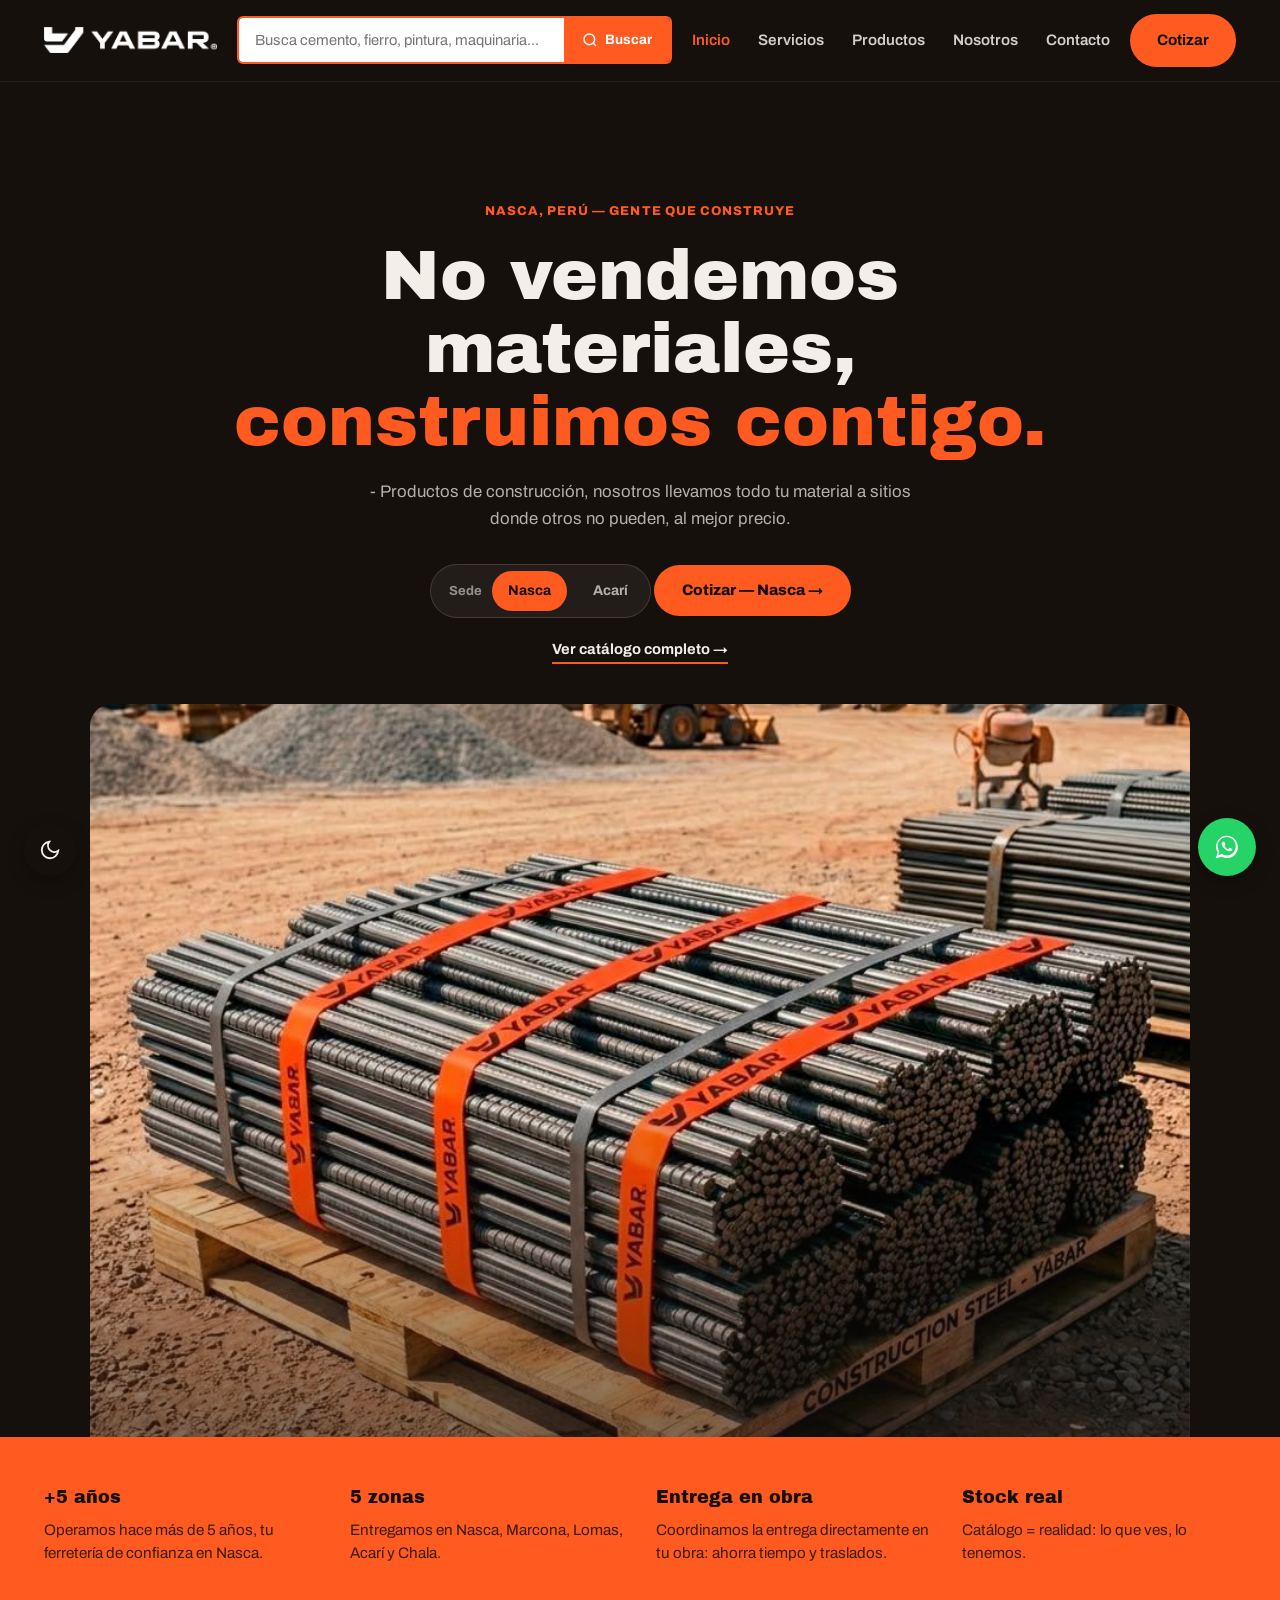
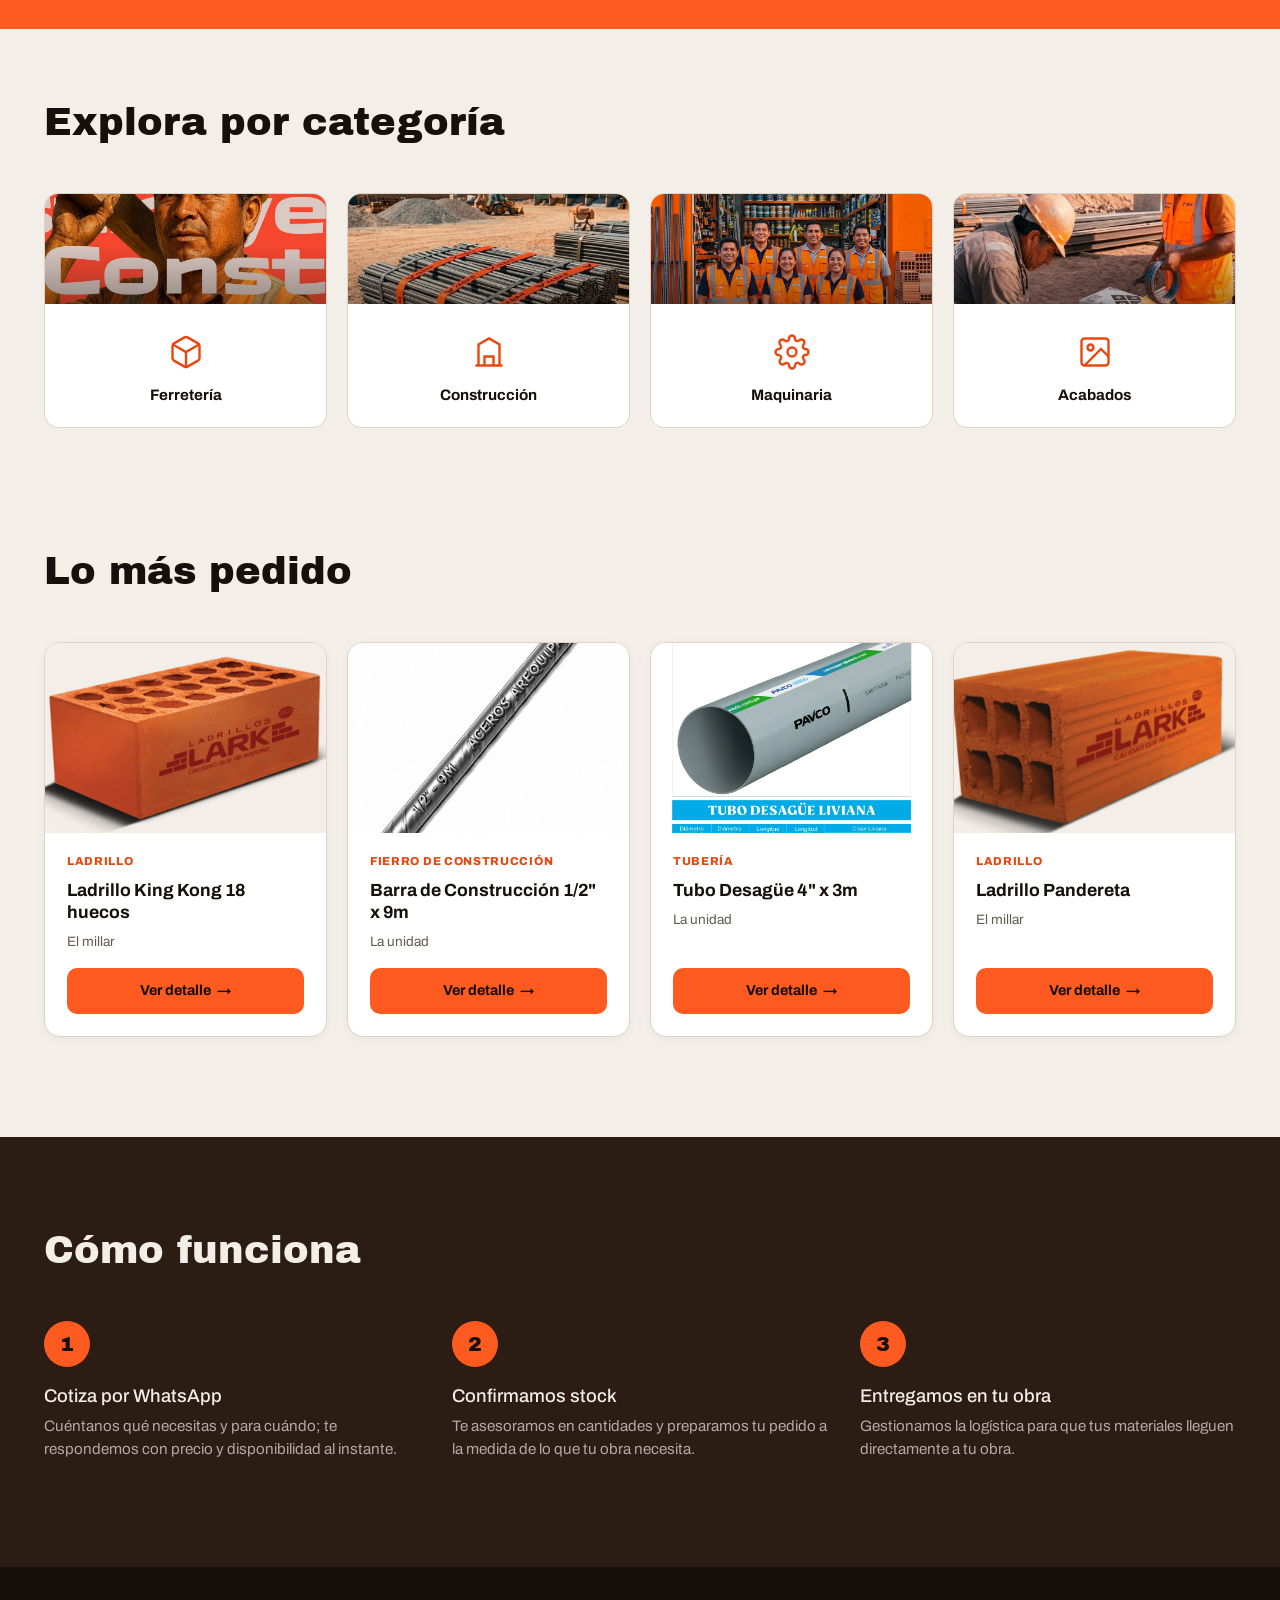
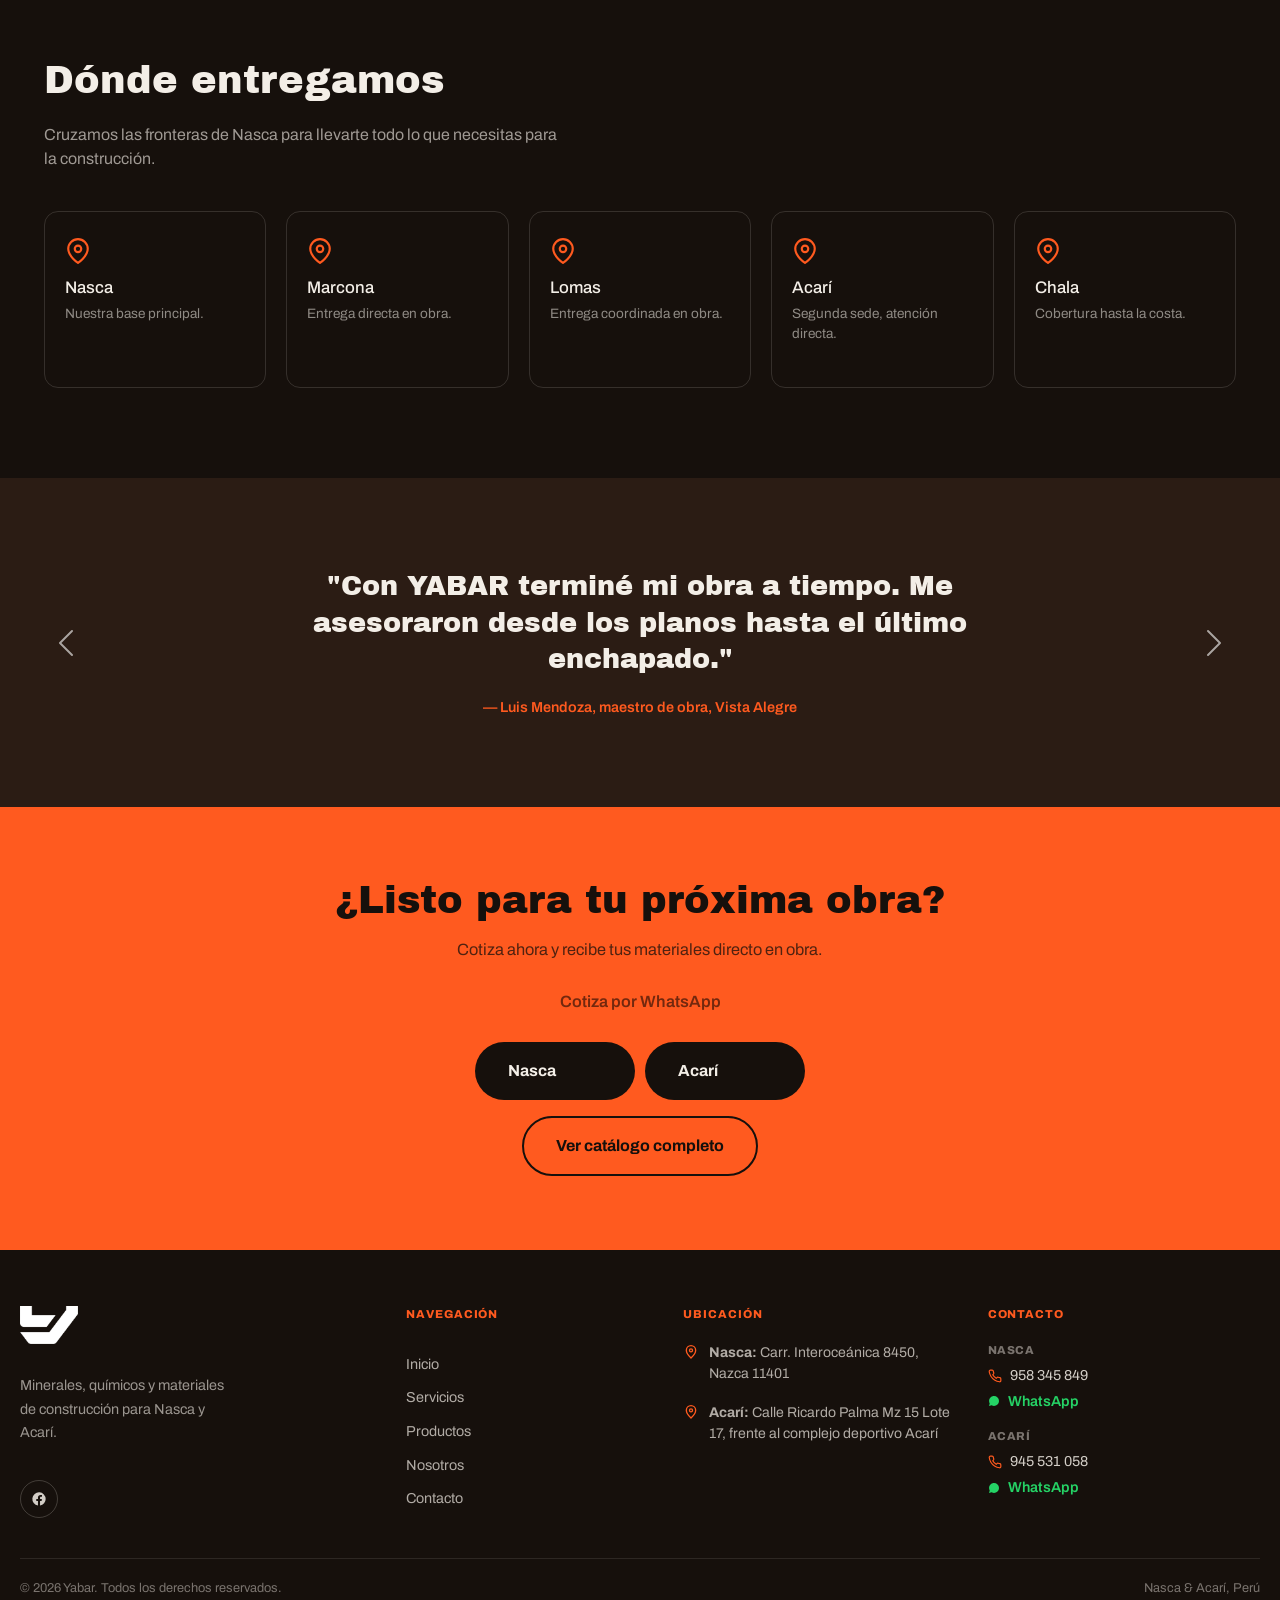
<file: index.html>
<!DOCTYPE html>
<html lang="es">
<head>
<script>(function(){try{var t=localStorage.getItem('yabar_theme');if(t)document.documentElement.setAttribute('data-theme',t);}catch(e){}})();</script>
<meta name="color-scheme" content="light dark">
<meta charset="UTF-8">
<meta name="viewport" content="width=device-width, initial-scale=1.0">
<link rel="preconnect" href="https://fonts.googleapis.com">
<link rel="preconnect" href="https://fonts.gstatic.com" crossorigin>
<link href="https://fonts.googleapis.com/css2?family=Archivo+Black&family=Archivo:wght@400;500;600;700;800&display=swap" rel="stylesheet">
<link href="https://cdn.jsdelivr.net/npm/bootstrap@5.3.3/dist/css/bootstrap.min.css" rel="stylesheet">
<link rel="stylesheet" href="styles.css?v=17">
<link rel="icon" type="image/x-icon" href="images/brand/favicon.ico">
<link rel="apple-touch-icon" href="images/brand/apple-touch-icon.png">
<title>Yabar Ferretería | Materiales de construcción en Nasca, Perú</title>
<meta name="description" content="Cemento, fierro, ladrillo, tuberías y maquinaria con entrega directa en obra. Nasca, Marcona, Lomas, Acarí y Chala, Perú.">
</head>
<body>

<header class="header" id="site-header">
  <div class="container header__inner">
    <button class="hamburger" id="btn-hamburger" aria-label="Abrir menú" aria-expanded="false" aria-controls="site-menu">
      <svg viewBox="0 0 24 24" fill="none" stroke="currentColor" stroke-width="2" stroke-linecap="round"><line x1="3" y1="6" x2="21" y2="6"/><line x1="3" y1="12" x2="21" y2="12"/><line x1="3" y1="18" x2="21" y2="18"/></svg>
    </button>

    <a href="index.html" class="logo">
      <img src="images/brand/logo-blanco.png" alt="YABAR" class="logo__img">
    </a>

    <button class="btn-search-mobile" id="btn-search-mobile" aria-label="Buscar" aria-expanded="false" aria-controls="searchbar">
      <svg viewBox="0 0 24 24" fill="none" stroke="currentColor" stroke-width="2.2"><circle cx="11" cy="11" r="8"/><line x1="21" y1="21" x2="16.65" y2="16.65"/></svg>
    </button>

    <form class="searchbar" id="searchbar" onsubmit="return false;">
      <input type="text" id="search-input" placeholder="Busca cemento, fierro, pintura, maquinaria...">
      <button type="submit" id="search-btn">
        <svg viewBox="0 0 24 24" fill="none" stroke="currentColor" stroke-width="2.2"><circle cx="11" cy="11" r="8"/><line x1="21" y1="21" x2="16.65" y2="16.65"/></svg>
        <span>Buscar</span>
      </button>
    </form>

    <nav class="nav">
      <a href="index.html" class="is-active">Inicio</a>
      <a href="servicios.html">Servicios</a>
      <a href="productos.html">Productos</a>
      <a href="nosotros.html">Nosotros</a>
      <a href="contacto.html">Contacto</a>
    </nav>

    <div class="header__actions">
      <a class="btn btn--primary header__cta" target="_blank" rel="noopener" data-wa-generic
         href="https://wa.me/51958345849?text=Hola%20Yabar%2C%20quisiera%20cotizar">
        Cotizar
      </a>
    </div>
  </div>
</header>

<!-- MENU OFF-CANVAS (mobile) -->
<div class="site-menu-backdrop" id="site-menu-backdrop"></div>
<aside class="site-menu" id="site-menu">
  <div class="site-menu__head">
    <span class="logo"><img src="images/brand/logo-blanco.png" alt="YABAR" class="logo__img"></span>
    <button id="btn-close-menu" aria-label="Cerrar menú">
      <svg viewBox="0 0 24 24" fill="none" stroke="currentColor" stroke-width="2" stroke-linecap="round"><line x1="18" y1="6" x2="6" y2="18"/><line x1="6" y1="6" x2="18" y2="18"/></svg>
    </button>
  </div>
  <nav class="site-menu__nav">
    <a href="index.html" class="site-menu__link is-active">
      <span class="site-menu__icon"><svg viewBox="0 0 24 24" fill="none" stroke="currentColor" stroke-width="2" stroke-linecap="round" stroke-linejoin="round"><path d="M3 9.5 12 3l9 6.5"/><path d="M5 9.5V21h14V9.5"/></svg></span>
      <span class="site-menu__label">Inicio</span>
      <svg class="site-menu__chevron" viewBox="0 0 24 24" fill="none" stroke="currentColor" stroke-width="2" stroke-linecap="round" stroke-linejoin="round"><polyline points="9 18 15 12 9 6"/></svg>
    </a>
    <a href="servicios.html" class="site-menu__link">
      <span class="site-menu__icon"><svg viewBox="0 0 24 24" fill="none" stroke="currentColor" stroke-width="2" stroke-linecap="round" stroke-linejoin="round"><path d="M14.7 6.3a4 4 0 1 1-5.4 5.4L4 17v3h3l5.3-5.3a4 4 0 1 1 5.4-5.4z"/></svg></span>
      <span class="site-menu__label">Servicios</span>
      <svg class="site-menu__chevron" viewBox="0 0 24 24" fill="none" stroke="currentColor" stroke-width="2" stroke-linecap="round" stroke-linejoin="round"><polyline points="9 18 15 12 9 6"/></svg>
    </a>
    <a href="productos.html" class="site-menu__link">
      <span class="site-menu__icon"><svg viewBox="0 0 24 24" fill="none" stroke="currentColor" stroke-width="2" stroke-linecap="round" stroke-linejoin="round"><path d="M21 8 12 3 3 8v8l9 5 9-5z"/><path d="M3 8l9 5 9-5M12 13v8"/></svg></span>
      <span class="site-menu__label">Productos</span>
      <svg class="site-menu__chevron" viewBox="0 0 24 24" fill="none" stroke="currentColor" stroke-width="2" stroke-linecap="round" stroke-linejoin="round"><polyline points="9 18 15 12 9 6"/></svg>
    </a>
    <a href="nosotros.html" class="site-menu__link">
      <span class="site-menu__icon"><svg viewBox="0 0 24 24" fill="none" stroke="currentColor" stroke-width="2" stroke-linecap="round" stroke-linejoin="round"><path d="M17 21v-2a4 4 0 0 0-4-4H5a4 4 0 0 0-4 4v2"/><circle cx="9" cy="7" r="4"/><path d="M23 21v-2a4 4 0 0 0-3-3.87"/><path d="M16 3.13a4 4 0 0 1 0 7.75"/></svg></span>
      <span class="site-menu__label">Nosotros</span>
      <svg class="site-menu__chevron" viewBox="0 0 24 24" fill="none" stroke="currentColor" stroke-width="2" stroke-linecap="round" stroke-linejoin="round"><polyline points="9 18 15 12 9 6"/></svg>
    </a>
    <a href="contacto.html" class="site-menu__link">
      <span class="site-menu__icon"><svg viewBox="0 0 24 24" fill="none" stroke="currentColor" stroke-width="2" stroke-linecap="round" stroke-linejoin="round"><rect x="2" y="4" width="20" height="16" rx="2"/><path d="m22 7-10 6L2 7"/></svg></span>
      <span class="site-menu__label">Contacto</span>
      <svg class="site-menu__chevron" viewBox="0 0 24 24" fill="none" stroke="currentColor" stroke-width="2" stroke-linecap="round" stroke-linejoin="round"><polyline points="9 18 15 12 9 6"/></svg>
    </a>
  </nav>
  <div class="site-menu__quick">
    <p class="site-menu__quick-label">Escríbenos directo</p>
    <a href="https://wa.me/51958345849?text=Hola%20Yabar%2C%20quisiera%20cotizar" target="_blank" rel="noopener" class="site-menu__quick-item" data-set-sede="nasca">
      <span class="site-menu__quick-icon site-menu__quick-icon--wa"><svg viewBox="0 0 24 24" fill="currentColor" width="16" height="16"><path d="M12.04 2C6.58 2 2.13 6.45 2.13 11.91c0 1.71.45 3.38 1.3 4.85L2 22l5.35-1.4a9.9 9.9 0 0 0 4.69 1.19h.01c5.46 0 9.9-4.45 9.9-9.91 0-2.65-1.03-5.14-2.9-7.01A9.82 9.82 0 0 0 12.04 2z"/></svg></span>
      <span>
        <strong>Nasca</strong>
        <small>958 345 849</small>
      </span>
    </a>
    <a href="https://wa.me/51945531058?text=Hola%20Yabar%2C%20quisiera%20cotizar" target="_blank" rel="noopener" class="site-menu__quick-item" data-set-sede="acari">
      <span class="site-menu__quick-icon site-menu__quick-icon--wa"><svg viewBox="0 0 24 24" fill="currentColor" width="16" height="16"><path d="M12.04 2C6.58 2 2.13 6.45 2.13 11.91c0 1.71.45 3.38 1.3 4.85L2 22l5.35-1.4a9.9 9.9 0 0 0 4.69 1.19h.01c5.46 0 9.9-4.45 9.9-9.91 0-2.65-1.03-5.14-2.9-7.01A9.82 9.82 0 0 0 12.04 2z"/></svg></span>
      <span>
        <strong>Acarí</strong>
        <small>945 531 058</small>
      </span>
    </a>
  </div>
  <div class="site-menu__foot">
    <a class="btn btn--primary" target="_blank" rel="noopener" data-wa-generic
       href="https://wa.me/51958345849?text=Hola%20Yabar%2C%20quisiera%20cotizar" style="width:100%;justify-content:center;">
      Cotizar por WhatsApp
    </a>
    <a href="https://www.facebook.com/yabar.peru" target="_blank" rel="noopener" class="site-menu__social" aria-label="Facebook">
      <svg width="16" height="16" viewBox="0 0 24 24" fill="currentColor"><path d="M22 12a10 10 0 1 0-11.56 9.88v-6.99H7.9V12h2.54V9.8c0-2.5 1.49-3.89 3.78-3.89 1.1 0 2.24.2 2.24.2v2.46h-1.26c-1.24 0-1.63.77-1.63 1.56V12h2.78l-.44 2.89h-2.34v6.99A10 10 0 0 0 22 12z"/></svg>
    </a>
  </div>
</aside>

<main id="top">

  <!-- ===== HERO: centrado tipo póster, sede en toggle ===== -->
  <section class="hero-poster">
    <div class="container hero-poster__top">
      <p class="eyebrow">NASCA, PERÚ — GENTE QUE CONSTRUYE</p>
      <h1 class="hero-poster__title">No vendemos materiales, <span class="accent">construimos contigo.</span></h1>
      <p class="hero-poster__sub">-	Productos de construcción, nosotros llevamos todo tu material a sitios donde otros no pueden, al mejor precio.</p>

      <div class="sede-pill">
        <span class="sede-pill__label">Sede</span>
        <button type="button" class="sede-pill__btn" data-set-sede="nasca" data-sede-pill aria-pressed="true">Nasca</button>
        <button type="button" class="sede-pill__btn" data-set-sede="acari" data-sede-pill aria-pressed="false">Acarí</button>
      </div>
      <a class="sede-pill__cta" id="hero-cotizar-cta" target="_blank" rel="noopener" data-wa-generic
         href="https://wa.me/51958345849?text=Hola%20Yabar%2C%20quisiera%20cotizar">Cotizar — Nasca <span>→</span></a>

      <a class="hero-poster__catalog" href="productos.html">Ver catálogo completo <span>→</span></a>
    </div>

    <div class="hero-poster__photo">
      <img src="images/site/rebar-stack.jpg" alt="Materiales de construcción Yabar listos para entrega">
    </div>
  </section>

  <!-- ===== FRANJA DE CONFIANZA ===== -->
  <section class="strip">
    <div class="container strip__grid">
      <div class="strip__item">
        <span class="strip__num">+5 años</span>
        <p>Operamos hace más de 5 años, tu ferretería de confianza en Nasca.</p>
      </div>
      <div class="strip__item">
        <span class="strip__num">5 zonas</span>
        <p>Entregamos en Nasca, Marcona, Lomas, Acarí y Chala.</p>
      </div>
      <div class="strip__item">
        <span class="strip__num">Entrega en obra</span>
        <p>Coordinamos la entrega directamente en tu obra: ahorra tiempo y traslados.</p>
      </div>
      <div class="strip__item">
        <span class="strip__num">Stock real</span>
        <p>Catálogo = realidad: lo que ves, lo tenemos.</p>
      </div>
    </div>
  </section>

  <!-- ===== CATEGORIAS ===== -->
  <section class="categorias">
    <div class="container">
      <h2 class="section-title">Explora por categoría</h2>
      <div class="cat-grid">
        <a href="productos.html" class="cat-card">
          <span class="cat-card__img" style="background-image:url('images/site/hero-obrero.jpg')"></span>
          <svg viewBox="0 0 24 24" fill="none" stroke="currentColor" stroke-width="1.6"><path d="M21 16V8a2 2 0 0 0-1-1.73l-7-4a2 2 0 0 0-2 0l-7 4A2 2 0 0 0 3 8v8a2 2 0 0 0 1 1.73l7 4a2 2 0 0 0 2 0l7-4A2 2 0 0 0 21 16z"/><polyline points="3.27 6.96 12 12.01 20.73 6.96"/><line x1="12" y1="22.08" x2="12" y2="12"/></svg>
          <span>Ferretería</span>
        </a>
        <a href="productos.html" class="cat-card">
          <span class="cat-card__img" style="background-image:url('images/site/rebar-stack.jpg')"></span>
          <svg viewBox="0 0 24 24" fill="none" stroke="currentColor" stroke-width="1.6"><path d="M3 21h18M5 21V7l7-4 7 4v14M9 21v-6h6v6"/></svg>
          <span>Construcción</span>
        </a>
        <a href="productos.html" class="cat-card">
          <span class="cat-card__img" style="background-image:url('images/site/cemento-obra.jpg')"></span>
          <svg viewBox="0 0 24 24" fill="none" stroke="currentColor" stroke-width="1.6"><circle cx="12" cy="12" r="3"/><path d="M19.4 15a1.65 1.65 0 0 0 .33 1.82l.06.06a2 2 0 1 1-2.83 2.83l-.06-.06a1.65 1.65 0 0 0-1.82-.33 1.65 1.65 0 0 0-1 1.51V21a2 2 0 0 1-4 0v-.09A1.65 1.65 0 0 0 9 19.4a1.65 1.65 0 0 0-1.82.33l-.06.06a2 2 0 1 1-2.83-2.83l.06-.06a1.65 1.65 0 0 0 .33-1.82 1.65 1.65 0 0 0-1.51-1H3a2 2 0 0 1 0-4h.09A1.65 1.65 0 0 0 4.6 9a1.65 1.65 0 0 0-.33-1.82l-.06-.06a2 2 0 1 1 2.83-2.83l.06.06a1.65 1.65 0 0 0 1.82.33H9a1.65 1.65 0 0 0 1-1.51V3a2 2 0 0 1 4 0v.09a1.65 1.65 0 0 0 1 1.51 1.65 1.65 0 0 0 1.82-.33l.06-.06a2 2 0 1 1 2.83 2.83l-.06.06a1.65 1.65 0 0 0-.33 1.82V9a1.65 1.65 0 0 0 1.51 1H21a2 2 0 0 1 0 4h-.09a1.65 1.65 0 0 0-1.51 1z"/></svg>
          <span>Maquinaria</span>
        </a>
        <a href="productos.html" class="cat-card">
          <span class="cat-card__img" style="background-image:url('images/site/equipo-tienda.jpg')"></span>
          <svg viewBox="0 0 24 24" fill="none" stroke="currentColor" stroke-width="1.6"><rect x="3" y="3" width="18" height="18" rx="2"/><circle cx="9" cy="9" r="2"/><path d="m21 15-5-5L5 21"/></svg>
          <span>Acabados</span>
        </a>
      </div>
    </div>
  </section>

  <!-- ===== DESTACADOS ===== -->
  <section class="productos">
    <div class="container">
      <h2 class="section-title">Lo más pedido</h2>
      <div class="cards">
        <div class="card">
          <div class="card__img"><img src="images/productos/ladrillo-king-kong-18-huecos-lark.png" alt="Ladrillo King Kong 18 huecos" loading="lazy"></div>
          <div class="card__body">
            <span class="card__tag">Ladrillo</span>
            <h3>Ladrillo King Kong 18 huecos</h3>
            <p class="card__unit">El millar</p>
            <a href="productos.html" class="card__cta--btn">Ver detalle <span>→</span></a>
          </div>
        </div>
        <div class="card">
          <div class="card__img"><img src="images/productos/barra-de-construccion-1-2-x9m-aceros-arequipa.jpg" alt="Barra de construcción 1/2 x 9m" loading="lazy"></div>
          <div class="card__body">
            <span class="card__tag">Fierro de construcción</span>
            <h3>Barra de Construcción 1/2" x 9m</h3>
            <p class="card__unit">La unidad</p>
            <a href="productos.html" class="card__cta--btn">Ver detalle <span>→</span></a>
          </div>
        </div>
        <div class="card">
          <div class="card__img"><img src="images/productos/tubo-desague-4-x3m-pavco.webp" alt="Tubo de desagüe 4 x 3m" loading="lazy"></div>
          <div class="card__body">
            <span class="card__tag">Tubería</span>
            <h3>Tubo Desagüe 4" x 3m</h3>
            <p class="card__unit">La unidad</p>
            <a href="productos.html" class="card__cta--btn">Ver detalle <span>→</span></a>
          </div>
        </div>
        <div class="card">
          <div class="card__img"><img src="images/productos/ladrillo-pandereta-lark.png" alt="Ladrillo pandereta" loading="lazy"></div>
          <div class="card__body">
            <span class="card__tag">Ladrillo</span>
            <h3>Ladrillo Pandereta</h3>
            <p class="card__unit">El millar</p>
            <a href="productos.html" class="card__cta--btn">Ver detalle <span>→</span></a>
          </div>
        </div>
      </div>
    </div>
  </section>

  <!-- ===== COMO FUNCIONA ===== -->
  <section class="como-funciona">
    <div class="container">
      <h2 class="section-title">Cómo funciona</h2>
      <div class="pasos">
        <div class="paso">
          <span class="paso__num">1</span>
          <h3>Cotiza por WhatsApp</h3>
          <p>Cuéntanos qué necesitas y para cuándo; te respondemos con precio y disponibilidad al instante.</p>
        </div>
        <div class="paso">
          <span class="paso__num">2</span>
          <h3>Confirmamos stock</h3>
          <p>Te asesoramos en cantidades y preparamos tu pedido a la medida de lo que tu obra necesita.</p>
        </div>
        <div class="paso">
          <span class="paso__num">3</span>
          <h3>Entregamos en tu obra</h3>
          <p>Gestionamos la logística para que tus materiales lleguen directamente a tu obra.</p>
        </div>
      </div>
    </div>
  </section>

  <!-- ===== COBERTURA ===== -->
  <section class="cobertura">
    <div class="container">
      <h2 class="section-title">Dónde entregamos</h2>
      <p class="cobertura__sub">Cruzamos las fronteras de Nasca para llevarte todo lo que necesitas para la construcción.</p>
      <div class="cobertura__grid">
        <div class="cobertura__item">
          <svg viewBox="0 0 24 24" fill="none" stroke="currentColor" stroke-width="2"><path d="M21 10c0 7-9 13-9 13s-9-6-9-13a9 9 0 0 1 18 0z"/><circle cx="12" cy="10" r="3"/></svg>
          <h3>Nasca</h3>
          <p>Nuestra base principal.</p>
        </div>
        <div class="cobertura__item">
          <svg viewBox="0 0 24 24" fill="none" stroke="currentColor" stroke-width="2"><path d="M21 10c0 7-9 13-9 13s-9-6-9-13a9 9 0 0 1 18 0z"/><circle cx="12" cy="10" r="3"/></svg>
          <h3>Marcona</h3>
          <p>Entrega directa en obra.</p>
        </div>
        <div class="cobertura__item">
          <svg viewBox="0 0 24 24" fill="none" stroke="currentColor" stroke-width="2"><path d="M21 10c0 7-9 13-9 13s-9-6-9-13a9 9 0 0 1 18 0z"/><circle cx="12" cy="10" r="3"/></svg>
          <h3>Lomas</h3>
          <p>Entrega coordinada en obra.</p>
        </div>
        <div class="cobertura__item">
          <svg viewBox="0 0 24 24" fill="none" stroke="currentColor" stroke-width="2"><path d="M21 10c0 7-9 13-9 13s-9-6-9-13a9 9 0 0 1 18 0z"/><circle cx="12" cy="10" r="3"/></svg>
          <h3>Acarí</h3>
          <p>Segunda sede, atención directa.</p>
        </div>
        <div class="cobertura__item">
          <svg viewBox="0 0 24 24" fill="none" stroke="currentColor" stroke-width="2"><path d="M21 10c0 7-9 13-9 13s-9-6-9-13a9 9 0 0 1 18 0z"/><circle cx="12" cy="10" r="3"/></svg>
          <h3>Chala</h3>
          <p>Cobertura hasta la costa.</p>
        </div>
      </div>
    </div>
  </section>

  <!-- ===== TESTIMONIOS ===== -->
  <section class="confianza" id="confianza">
    <div class="container confianza__inner">
      <div id="testimonios-carousel" class="carousel slide" data-bs-ride="carousel" data-bs-interval="6000">
        <div class="carousel-inner">
          <div class="carousel-item active">
            <blockquote>
              "Con YABAR terminé mi obra a tiempo. Me asesoraron desde los planos hasta el último enchapado."
              <cite>— Luis Mendoza, maestro de obra, Vista Alegre</cite>
            </blockquote>
          </div>
          <div class="carousel-item">
            <blockquote>
              "Siempre encuentro lo que necesito, y si no lo tienen, me ayudan a conseguirlo rápido."
              <cite>— Cliente frecuente, Nasca</cite>
            </blockquote>
          </div>
          <div class="carousel-item">
            <blockquote>
              "La entrega directa en obra me ahorra tiempo y viajes. Gran servicio."
              <cite>— Cliente frecuente, Acarí</cite>
            </blockquote>
          </div>
        </div>
        <button class="carousel-control-prev" type="button" data-bs-target="#testimonios-carousel" data-bs-slide="prev">
          <span class="carousel-control-prev-icon" aria-hidden="true"></span>
        </button>
        <button class="carousel-control-next" type="button" data-bs-target="#testimonios-carousel" data-bs-slide="next">
          <span class="carousel-control-next-icon" aria-hidden="true"></span>
        </button>
      </div>
    </div>
  </section>

  <!-- ===== CTA FINAL ===== -->
  <section class="cta-final">
    <div class="container">
      <h2>¿Listo para tu próxima obra?</h2>
      <p>Cotiza ahora y recibe tus materiales directo en obra.</p>
      <div class="wa-group wa-group--onlight wa-group--center" style="margin-top:24px;">
        <p class="wa-group__label">Cotiza por WhatsApp</p>
        <div class="wa-group__btns">
          <a class="btn btn--lg" style="background:var(--negro);color:var(--crema);" target="_blank" rel="noopener"
             href="https://wa.me/51958345849?text=Hola%20Yabar%2C%20quisiera%20cotizar" data-set-sede="nasca">Nasca</a>
          <a class="btn btn--lg" style="background:var(--negro);color:var(--crema);" target="_blank" rel="noopener"
             href="https://wa.me/51945531058?text=Hola%20Yabar%2C%20quisiera%20cotizar" data-set-sede="acari">Acarí</a>
        </div>
      </div>
      <div class="hero__actions" style="justify-content:center;margin-top:16px;">
        <a class="btn btn--ghost btn--lg" href="productos.html">Ver catálogo completo</a>
      </div>
    </div>
  </section>

</main>

<footer class="footer">
  <div class="container footer__inner">
    <div class="footer__brand">
      <p class="logo logo--footer"><img src="images/brand/isotipo-blanco.png" alt="YABAR" class="logo__img logo__img--iso"></p>
      <p class="footer__tagline">Minerales, químicos y materiales de construcción para Nasca y Acarí.</p>
      <a href="https://www.facebook.com/yabar.peru" target="_blank" rel="noopener" class="footer__social" aria-label="Facebook">
        <svg width="16" height="16" viewBox="0 0 24 24" fill="currentColor"><path d="M22 12a10 10 0 1 0-11.56 9.88v-6.99H7.9V12h2.54V9.8c0-2.5 1.49-3.89 3.78-3.89 1.1 0 2.24.2 2.24.2v2.46h-1.26c-1.24 0-1.63.77-1.63 1.56V12h2.78l-.44 2.89h-2.34v6.99A10 10 0 0 0 22 12z"/></svg>
      </a>
    </div>

    <nav class="footer__nav">
      <p class="footer__heading">Navegación</p>
      <a href="index.html">Inicio</a>
      <a href="servicios.html">Servicios</a>
      <a href="productos.html">Productos</a>
      <a href="nosotros.html">Nosotros</a>
      <a href="contacto.html">Contacto</a>
    </nav>

    <div>
      <p class="footer__heading">Ubicación</p>
      <p class="footer__addr">
        <svg width="16" height="16" viewBox="0 0 24 24" fill="none" stroke="currentColor" stroke-width="2"><path d="M12 21s-7-6.2-7-11.5A7 7 0 0 1 19 9.5C19 14.8 12 21 12 21z"/><circle cx="12" cy="9.5" r="2.3"/></svg>
        <span><strong>Nasca:</strong> Carr. Interoceánica 8450, Nazca 11401</span>
      </p>
      <p class="footer__addr">
        <svg width="16" height="16" viewBox="0 0 24 24" fill="none" stroke="currentColor" stroke-width="2"><path d="M12 21s-7-6.2-7-11.5A7 7 0 0 1 19 9.5C19 14.8 12 21 12 21z"/><circle cx="12" cy="9.5" r="2.3"/></svg>
        <span><strong>Acarí:</strong> Calle Ricardo Palma Mz 15 Lote 17, frente al complejo deportivo Acarí</span>
      </p>
    </div>

    <div class="footer__contact">
      <p class="footer__heading">Contacto</p>
      <div class="footer__branch">
        <p class="footer__branch-name">Nasca</p>
        <a href="tel:+51958345849">
          <svg width="14" height="14" viewBox="0 0 24 24" fill="none" stroke="currentColor" stroke-width="2"><path d="M22 16.92v3a2 2 0 0 1-2.18 2 19.79 19.79 0 0 1-8.63-3.07 19.5 19.5 0 0 1-6-6 19.79 19.79 0 0 1-3.07-8.67A2 2 0 0 1 4.11 2h3a2 2 0 0 1 2 1.72c.127.96.361 1.903.7 2.81a2 2 0 0 1-.45 2.11L8.09 9.91a16 16 0 0 0 6 6l1.27-1.27a2 2 0 0 1 2.11-.45c.907.339 1.85.573 2.81.7A2 2 0 0 1 22 16.92z"/></svg>
          958 345 849
        </a>
        <a href="https://wa.me/51958345849?text=Hola%20Yabar%2C%20quisiera%20informaci%C3%B3n" class="footer__wa" aria-label="WhatsApp"><svg width="12" height="12" viewBox="0 0 24 24" fill="currentColor"><path d="M12.04 2C6.58 2 2.13 6.45 2.13 11.91c0 1.71.45 3.38 1.3 4.85L2 22l5.35-1.4a9.9 9.9 0 0 0 4.69 1.19h.01c5.46 0 9.9-4.45 9.9-9.91 0-2.65-1.03-5.14-2.9-7.01A9.82 9.82 0 0 0 12.04 2z"/></svg> WhatsApp</a>
      </div>
      <div class="footer__branch">
        <p class="footer__branch-name">Acarí</p>
        <a href="tel:+51945531058">
          <svg width="14" height="14" viewBox="0 0 24 24" fill="none" stroke="currentColor" stroke-width="2"><path d="M22 16.92v3a2 2 0 0 1-2.18 2 19.79 19.79 0 0 1-8.63-3.07 19.5 19.5 0 0 1-6-6 19.79 19.79 0 0 1-3.07-8.67A2 2 0 0 1 4.11 2h3a2 2 0 0 1 2 1.72c.127.96.361 1.903.7 2.81a2 2 0 0 1-.45 2.11L8.09 9.91a16 16 0 0 0 6 6l1.27-1.27a2 2 0 0 1 2.11-.45c.907.339 1.85.573 2.81.7A2 2 0 0 1 22 16.92z"/></svg>
          945 531 058
        </a>
        <a href="https://wa.me/51945531058?text=Hola%20Yabar%2C%20quisiera%20informaci%C3%B3n" class="footer__wa" aria-label="WhatsApp"><svg width="12" height="12" viewBox="0 0 24 24" fill="currentColor"><path d="M12.04 2C6.58 2 2.13 6.45 2.13 11.91c0 1.71.45 3.38 1.3 4.85L2 22l5.35-1.4a9.9 9.9 0 0 0 4.69 1.19h.01c5.46 0 9.9-4.45 9.9-9.91 0-2.65-1.03-5.14-2.9-7.01A9.82 9.82 0 0 0 12.04 2z"/></svg> WhatsApp</a>
      </div>
    </div>
  </div>

  <div class="container footer__bottom">
    <p class="footer__copy">© 2026 Yabar. Todos los derechos reservados.</p>
    <p class="footer__copy">Nasca &amp; Acarí, Perú</p>
  </div>
</footer>

<div class="wa-float-wrap" id="wa-float-wrap">
  <div class="wa-float-menu" id="wa-float-menu">
    <a href="https://wa.me/51958345849?text=Hola%20Yabar%2C%20quisiera%20informaci%C3%B3n" target="_blank" rel="noopener" data-set-sede="nasca">Nasca</a>
    <a href="https://wa.me/51945531058?text=Hola%20Yabar%2C%20quisiera%20informaci%C3%B3n" target="_blank" rel="noopener" data-set-sede="acari">Acarí</a>
  </div>
  <button type="button" class="whatsapp-float" id="btn-whatsapp-float" aria-label="Elegir sede y escribir por WhatsApp" aria-haspopup="true" aria-expanded="false" data-bs-toggle="tooltip" data-bs-placement="left" title="Escríbenos por WhatsApp">
    <svg viewBox="0 0 32 32" width="28" height="28" fill="white"><path d="M16.001 3C9.1 3 3.5 8.6 3.5 15.5c0 2.4.7 4.7 1.9 6.7L3 29l7-1.9c1.9 1.1 4.1 1.6 6 1.6 6.9 0 12.5-5.6 12.5-12.5S22.9 3 16 3zm0 22.7c-1.9 0-3.7-.5-5.3-1.5l-.4-.2-4.2 1.1 1.1-4.1-.2-.4c-1.1-1.7-1.7-3.7-1.7-5.7 0-5.7 4.6-10.3 10.3-10.3 5.7 0 10.3 4.6 10.3 10.3.4 5.8-4.2 10.8-9.9 10.8zm5.6-7.7c-.3-.2-1.8-.9-2.1-1-.3-.1-.5-.2-.7.2-.2.3-.8 1-.9 1.2-.2.2-.3.2-.6.1-.3-.2-1.3-.5-2.4-1.5-.9-.8-1.5-1.8-1.6-2.1-.2-.3 0-.5.1-.6.1-.1.3-.3.4-.5.2-.2.2-.3.3-.5.1-.2 0-.4 0-.6-.1-.2-.7-1.7-1-2.3-.2-.6-.5-.5-.7-.5h-.6c-.2 0-.5.1-.8.4-.3.3-1 1-1 2.4s1.1 2.8 1.2 3c.1.2 2.1 3.2 5.1 4.5.7.3 1.3.5 1.7.6.7.2 1.4.2 1.9.1.6-.1 1.8-.7 2-1.4.3-.7.3-1.3.2-1.4-.1-.2-.3-.3-.6-.4z"/></svg>
  </button>
</div>

<button type="button" id="btn-theme" class="theme-float" title="Cambiar tema" aria-label="Cambiar entre modo claro y oscuro">
  <svg viewBox="0 0 24 24" fill="none" stroke="currentColor" stroke-width="2"><path d="M21 12.79A9 9 0 1 1 11.21 3 7 7 0 0 0 21 12.79z"/></svg>
</button>

<script src="https://cdn.jsdelivr.net/npm/bootstrap@5.3.3/dist/js/bootstrap.bundle.min.js"></script>
<script src="script.js?v=17"></script>
</body>
</html>
</file>
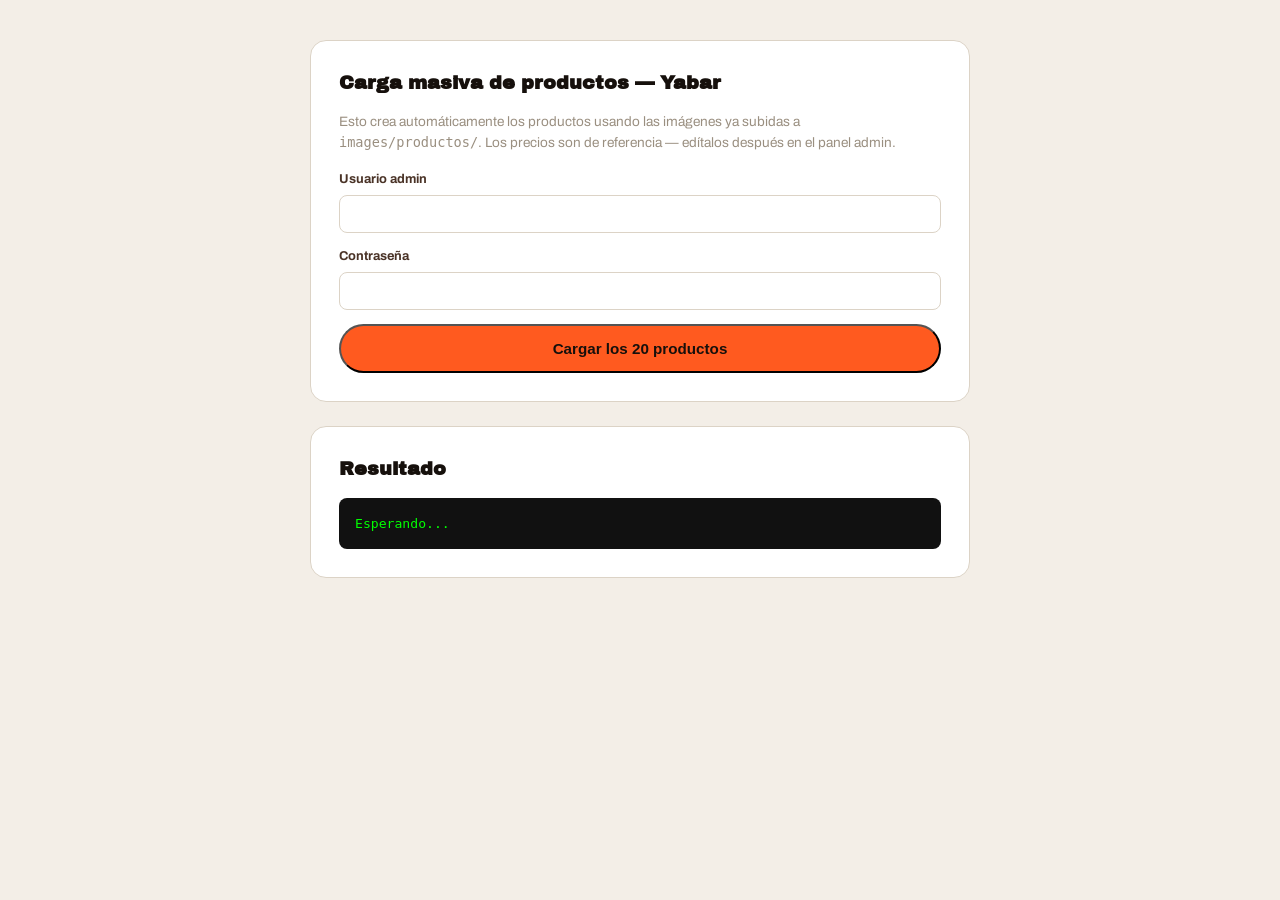
<file: bulk-upload.html>
<!DOCTYPE html>
<html lang="es">
<head>
<script>(function(){try{var t=localStorage.getItem('yabar_theme');if(t)document.documentElement.setAttribute('data-theme',t);}catch(e){}})();</script>
<meta charset="UTF-8">
<meta name="viewport" content="width=device-width, initial-scale=1.0">
<title>Carga masiva | Yabar</title>
<link href="https://fonts.googleapis.com/css2?family=Archivo+Black&family=Archivo:wght@400;600;700;800&display=swap" rel="stylesheet">
<link rel="stylesheet" href="styles.css?v=17">
<link rel="icon" type="image/x-icon" href="images/brand/favicon.ico">
<style>
  body{background:var(--crema);padding:40px 0 80px;}
  .wrap{max-width:700px;margin:0 auto;padding:0 20px;}
  .box{background:#fff;border:1px solid var(--piedra);border-radius:16px;padding:28px;margin-bottom:24px;}
  .box h2{font-family:var(--font-display);font-size:1.2rem;margin-bottom:14px;}
  .field{margin-bottom:14px;display:flex;flex-direction:column;gap:6px;}
  .field label{font-size:.8rem;font-weight:700;color:var(--marron-2);}
  .field input{padding:10px 12px;border:1px solid var(--piedra);border-radius:8px;font-family:var(--font-body);font-size:.95rem;}
  #log{font-family:monospace;font-size:.82rem;background:#111;color:#0f0;padding:16px;border-radius:8px;max-height:400px;overflow-y:auto;white-space:pre-wrap;}
  .item{padding:4px 0;}
  .item.ok{color:#7CFC7C;}
  .item.err{color:#ff7c7c;}
</style>
</head>
<body>
<div class="wrap">

  <div class="box">
    <h2>Carga masiva de productos — Yabar</h2>
    <p style="color:#9a8f80;font-size:.85rem;margin-bottom:16px;">
      Esto crea automáticamente los productos usando las imágenes ya subidas a <code>images/productos/</code>.
      Los precios son de referencia — edítalos después en el <a href="/admin.html">panel admin</a>.
    </p>
    <div class="field">
      <label for="login-user">Usuario admin</label>
      <input type="text" id="login-user" autocomplete="username">
    </div>
    <div class="field">
      <label for="login-pass">Contraseña</label>
      <input type="password" id="login-pass" autocomplete="current-password">
    </div>
    <button class="btn btn--primary" id="btn-cargar" style="width:100%;justify-content:center;">
      Cargar los 20 productos
    </button>
  </div>

  <div class="box">
    <h2>Resultado</h2>
    <div id="log">Esperando...</div>
  </div>

</div>

<script>
const API_URL = "https://yabar-web.onrender.com/api";
const BASE_IMG = "https://yabar-web.vercel.app/images/productos/";

// Lista de productos generada a partir de tus imagenes ya subidas.
// Edita nombre / categoria / precio / unidad como prefieras antes de cargar.
const productos = [
  { nombre: "Barra de Construcción 1/2\" x 9m", categoria: "Fierro de construcción", precio: 45, unidad: "la unidad", imagen: "barra-de-construccion-1-2-x9m-aceros-arequipa.jpg" },
  { nombre: "Barra de Construcción 12mm x 9m", categoria: "Fierro de construcción", precio: 42, unidad: "la unidad", imagen: "barra-de-construccion-12mm-x9m-aceros-arequipa.jpg" },
  { nombre: "Barra de Construcción 1\" x 9m", categoria: "Fierro de construcción", precio: 68, unidad: "la unidad", imagen: "barra-de-construccion-1x9m-aceros-arequipa.jpg" },
  { nombre: "Barra de Construcción 3/4\" x 9m", categoria: "Fierro de construcción", precio: 58, unidad: "la unidad", imagen: "barra-de-construccion-3-4-x9m-aceros-arequipa.jpg" },
  { nombre: "Barra de Construcción 3/8\" x 9m", categoria: "Fierro de construcción", precio: 22, unidad: "la unidad", imagen: "barra-de-construccion-3-8-x9m-aceros-arequipa.jpg" },
  { nombre: "Barra de Construcción 4.7mm x 9m", categoria: "Fierro de construcción", precio: 15, unidad: "la unidad", imagen: "barra-de-construccion-4.7mm-x-9m-aceros-arequipa.jpg" },
  { nombre: "Barra de Construcción 5/8\" x 9m", categoria: "Fierro de construcción", precio: 52, unidad: "la unidad", imagen: "barra-de-construccion-5-8-x9m-aceros-arequipa.jpg" },
  { nombre: "Barra de Construcción 6mm x 9m", categoria: "Fierro de construcción", precio: 18, unidad: "la unidad", imagen: "barra-de-construccion-6mm-x9m-aceros-arequipa.jpg" },
  { nombre: "Barra de Construcción 8mm x 9m", categoria: "Fierro de construcción", precio: 28, unidad: "la unidad", imagen: "barra-de-construccion-8mm-x9m-aceros-arequipa.jpg" },
  { nombre: "Ladrillo Hueco 12 Liso Lark", categoria: "Ladrillos", precio: 1.1, unidad: "la unidad", imagen: "ladrillo-hueco-12-liso-lark.png" },
  { nombre: "Ladrillo Hueco 15 Acanalado Lark", categoria: "Ladrillos", precio: 1.3, unidad: "la unidad", imagen: "ladrillo-hueco-15-acanalado-lark.png" },
  { nombre: "Ladrillo Hueco 20 Liso Lark", categoria: "Ladrillos", precio: 1.6, unidad: "la unidad", imagen: "ladrillo-hueco-20-liso-lark.jpg" },
  { nombre: "Ladrillo Hueco 8 Liso Lark", categoria: "Ladrillos", precio: 0.9, unidad: "la unidad", imagen: "ladrillo-hueco-8-liso-lark.png" },
  { nombre: "Ladrillo King Kong 18 Huecos Lark", categoria: "Ladrillos", precio: 1.2, unidad: "la unidad", imagen: "ladrillo-king-kong-18-huecos-lark.png" },
  { nombre: "Ladrillo Pandereta Lark", categoria: "Ladrillos", precio: 0.8, unidad: "la unidad", imagen: "ladrillo-pandereta-lark.png" },
  { nombre: "Ladrillo Pastelero Lark", categoria: "Ladrillos", precio: 0.7, unidad: "la unidad", imagen: "ladrillo-pastelero-lark.png" },
  { nombre: "Tubo 1/2\" x5m C-10 Pavco", categoria: "Tuberías", precio: 12, unidad: "la unidad", imagen: "tubo-1-2-x5m-c10-pavco.webp" },
  { nombre: "Tubo 1\" x5m C-10 Pavco", categoria: "Tuberías", precio: 16, unidad: "la unidad", imagen: "tubo-1-x5m-c10-pavco.webp" },
  { nombre: "Tubo 1 1/2\" x5m C-10 Pavco", categoria: "Tuberías", precio: 22, unidad: "la unidad", imagen: "tubo-1.1-2-x5m-c10-pavco.webp" },
  { nombre: "Tubo 2\" x5m C-10 Pavco", categoria: "Tuberías", precio: 28, unidad: "la unidad", imagen: "tubo-2-x5m-c10-pavco.webp" },
];

const logEl = document.getElementById('log');
function log(msg, cls) {
  const div = document.createElement('div');
  div.className = 'item ' + (cls || '');
  div.textContent = msg;
  logEl.appendChild(div);
  logEl.scrollTop = logEl.scrollHeight;
}

document.getElementById('btn-cargar').addEventListener('click', async () => {
  logEl.innerHTML = '';
  const username = document.getElementById('login-user').value.trim();
  const password = document.getElementById('login-pass').value;

  log('Iniciando sesión...');
  let token;
  try {
    const res = await fetch(`${API_URL}/auth/login`, {
      method: 'POST',
      headers: { 'Content-Type': 'application/json' },
      body: JSON.stringify({ username, password })
    });
    if (!res.ok) throw new Error('login fallido');
    const data = await res.json();
    token = data.token;
    log('Sesión iniciada correctamente.', 'ok');
  } catch (e) {
    log('ERROR: usuario o contraseña incorrectos.', 'err');
    return;
  }

  for (const p of productos) {
    try {
      const body = {
        nombre: p.nombre,
        categoria: p.categoria,
        precio: p.precio,
        unidad: p.unidad,
        descripcion: '',
        imagenUrl: BASE_IMG + p.imagen,
        activo: true
      };
      const res = await fetch(`${API_URL}/productos/admin`, {
        method: 'POST',
        headers: { 'Content-Type': 'application/json', 'Authorization': `Bearer ${token}` },
        body: JSON.stringify(body)
      });
      if (res.ok) {
        log(`✓ Creado: ${p.nombre}`, 'ok');
      } else {
        log(`✗ Falló: ${p.nombre}`, 'err');
      }
    } catch (e) {
      log(`✗ Error de red en: ${p.nombre}`, 'err');
    }
  }

  log('Proceso terminado. Revisa el panel admin.', 'ok');
});
</script>
</body>
</html>
</file>
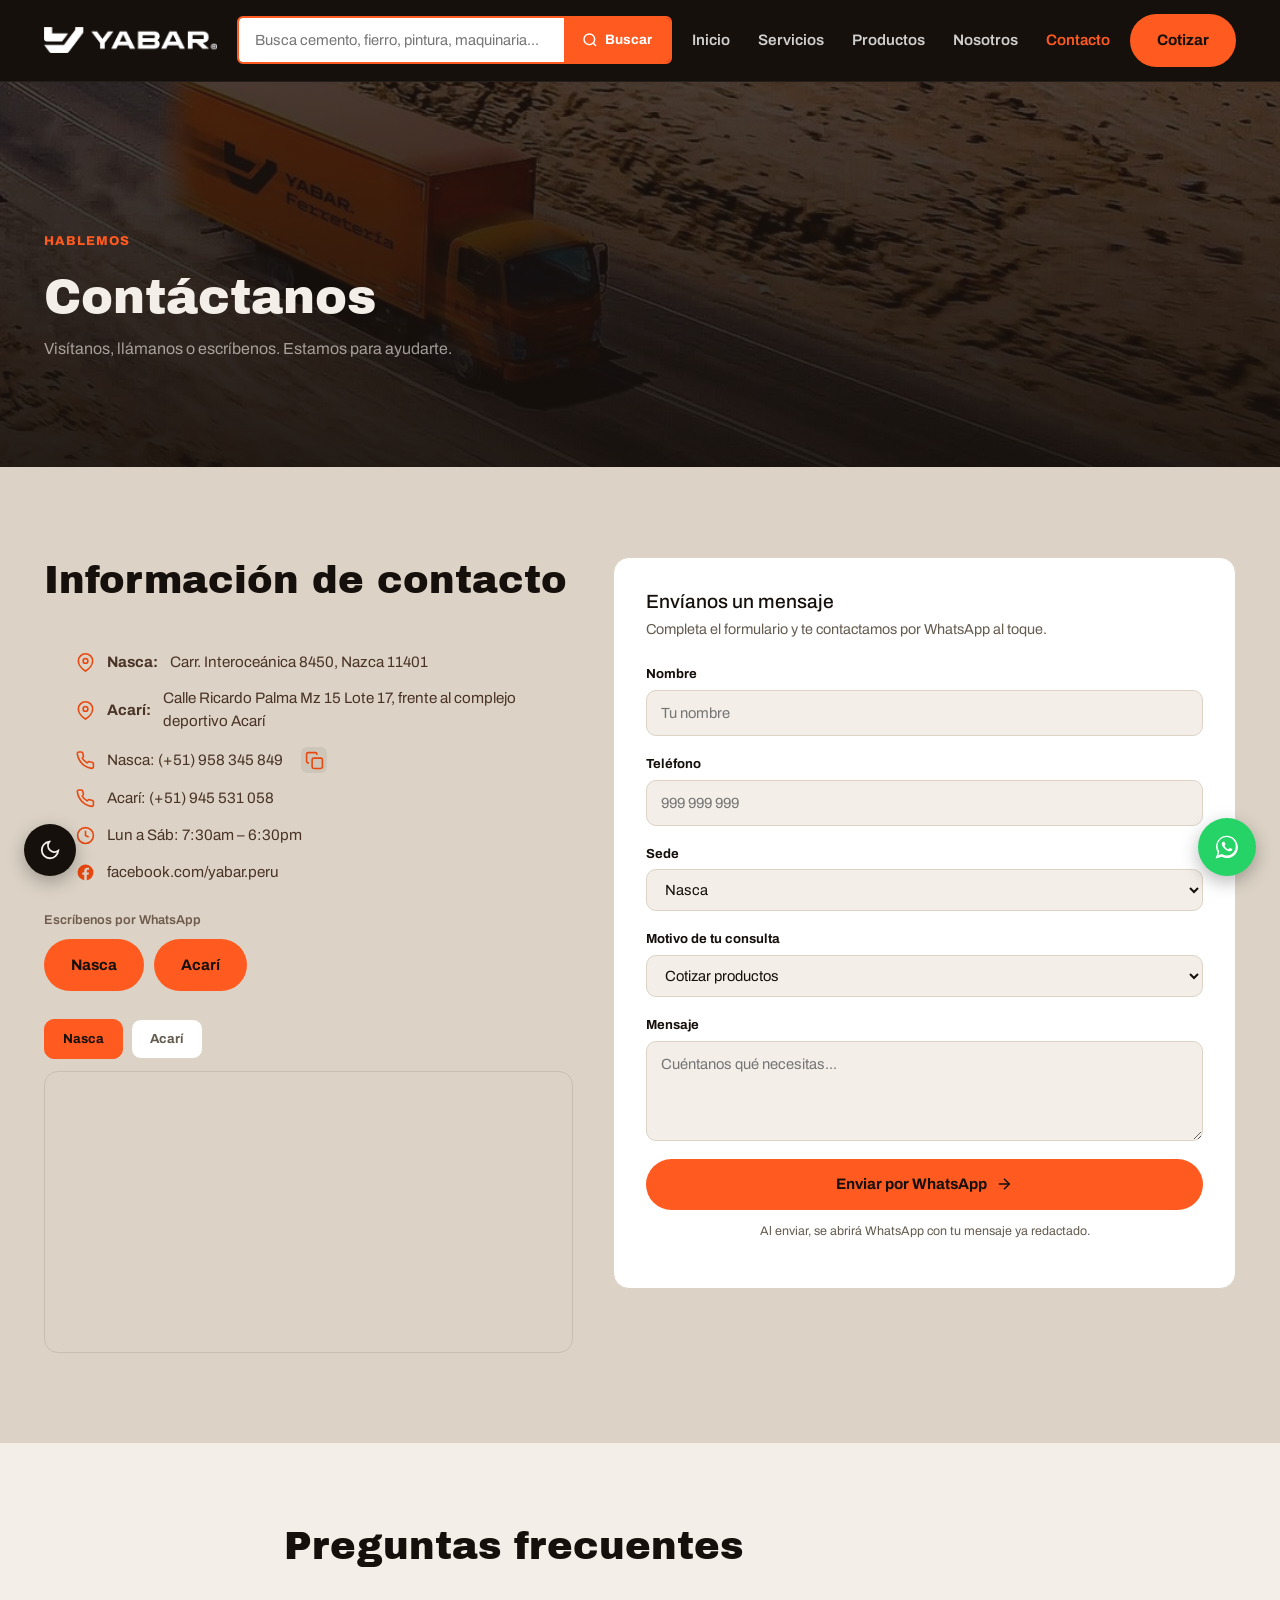
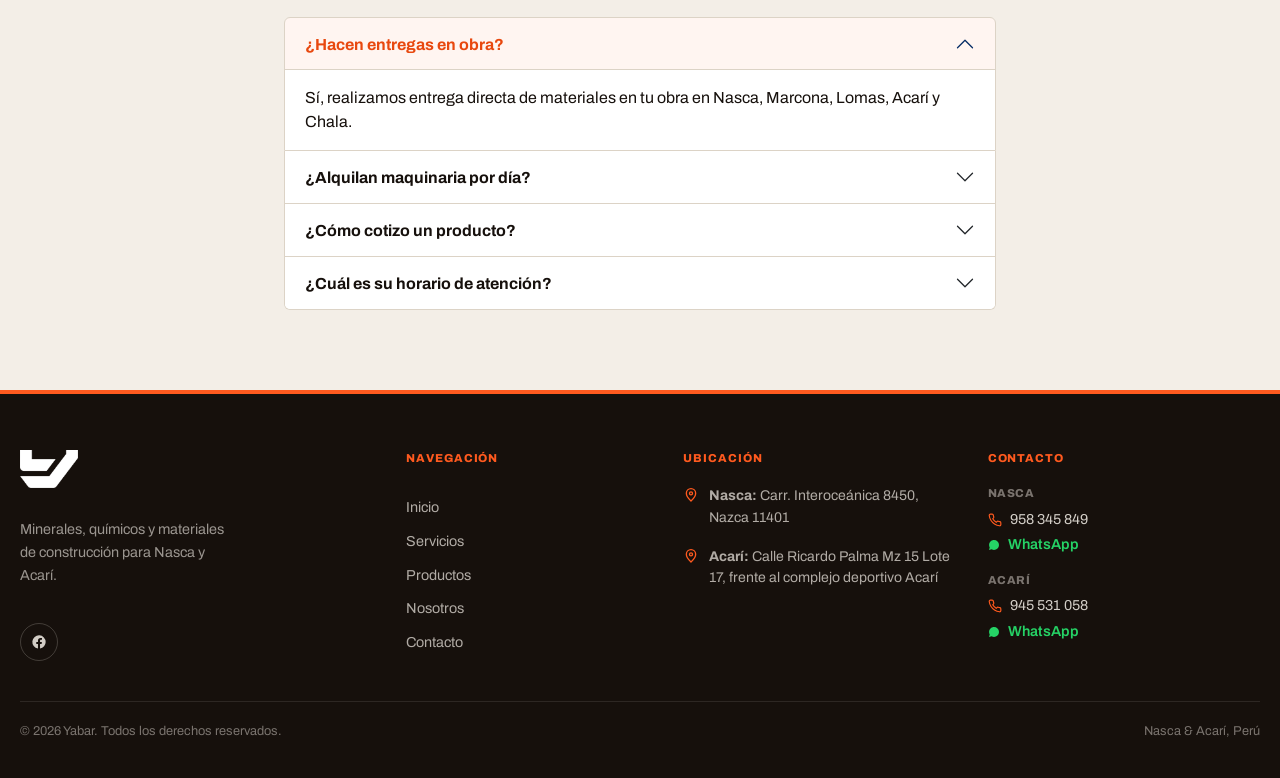
<file: contacto.html>
<!DOCTYPE html>
<html lang="es">
<head>
<script>(function(){try{var t=localStorage.getItem('yabar_theme');if(t)document.documentElement.setAttribute('data-theme',t);}catch(e){}})();</script>
<meta name="color-scheme" content="light dark">
<meta charset="UTF-8">
<meta name="viewport" content="width=device-width, initial-scale=1.0">
<link rel="preconnect" href="https://fonts.googleapis.com">
<link rel="preconnect" href="https://fonts.gstatic.com" crossorigin>
<link href="https://fonts.googleapis.com/css2?family=Archivo+Black&family=Archivo:wght@400;500;600;700;800&display=swap" rel="stylesheet">
<link href="https://cdn.jsdelivr.net/npm/bootstrap@5.3.3/dist/css/bootstrap.min.css" rel="stylesheet">
<link rel="stylesheet" href="styles.css?v=17">
<link rel="icon" type="image/x-icon" href="images/brand/favicon.ico">
<link rel="apple-touch-icon" href="images/brand/apple-touch-icon.png">
<title>Contacto | Yabar Ferretería</title>
<meta name="description" content="Contáctanos: dirección, teléfonos y ubicación de Yabar Ferretería en Nasca, Perú.">
</head>
<body>

<header class="header" id="site-header">
  <div class="container header__inner">
    <button class="hamburger" id="btn-hamburger" aria-label="Abrir menú" aria-expanded="false" aria-controls="site-menu">
      <svg viewBox="0 0 24 24" fill="none" stroke="currentColor" stroke-width="2" stroke-linecap="round"><line x1="3" y1="6" x2="21" y2="6"/><line x1="3" y1="12" x2="21" y2="12"/><line x1="3" y1="18" x2="21" y2="18"/></svg>
    </button>

    <a href="index.html" class="logo">
      <img src="images/brand/logo-blanco.png" alt="YABAR" class="logo__img">
    </a>

    <button class="btn-search-mobile" id="btn-search-mobile" aria-label="Buscar" aria-expanded="false" aria-controls="searchbar">
      <svg viewBox="0 0 24 24" fill="none" stroke="currentColor" stroke-width="2.2"><circle cx="11" cy="11" r="8"/><line x1="21" y1="21" x2="16.65" y2="16.65"/></svg>
    </button>

    <form class="searchbar" id="searchbar" onsubmit="return false;">
      <input type="text" id="search-input" placeholder="Busca cemento, fierro, pintura, maquinaria...">
      <button type="submit" id="search-btn">
        <svg viewBox="0 0 24 24" fill="none" stroke="currentColor" stroke-width="2.2"><circle cx="11" cy="11" r="8"/><line x1="21" y1="21" x2="16.65" y2="16.65"/></svg>
        <span>Buscar</span>
      </button>
    </form>

    <nav class="nav">
      <a href="index.html">Inicio</a>
      <a href="servicios.html">Servicios</a>
      <a href="productos.html">Productos</a>
      <a href="nosotros.html">Nosotros</a>
      <a href="contacto.html" class="is-active">Contacto</a>
    </nav>

    <div class="header__actions">
      <a class="btn btn--primary header__cta" target="_blank" rel="noopener" data-wa-generic
         href="https://wa.me/51958345849?text=Hola%20Yabar%2C%20quisiera%20cotizar">
        Cotizar
      </a>
    </div>
  </div>
</header>

<!-- MENU OFF-CANVAS (mobile) -->
<div class="site-menu-backdrop" id="site-menu-backdrop"></div>
<aside class="site-menu" id="site-menu">
  <div class="site-menu__head">
    <span class="logo"><img src="images/brand/logo-blanco.png" alt="YABAR" class="logo__img"></span>
    <button id="btn-close-menu" aria-label="Cerrar menú">
      <svg viewBox="0 0 24 24" fill="none" stroke="currentColor" stroke-width="2" stroke-linecap="round"><line x1="18" y1="6" x2="6" y2="18"/><line x1="6" y1="6" x2="18" y2="18"/></svg>
    </button>
  </div>
  <nav class="site-menu__nav">
    <a href="index.html" class="site-menu__link">
      <span class="site-menu__icon"><svg viewBox="0 0 24 24" fill="none" stroke="currentColor" stroke-width="2" stroke-linecap="round" stroke-linejoin="round"><path d="M3 9.5 12 3l9 6.5"/><path d="M5 9.5V21h14V9.5"/></svg></span>
      <span class="site-menu__label">Inicio</span>
      <svg class="site-menu__chevron" viewBox="0 0 24 24" fill="none" stroke="currentColor" stroke-width="2" stroke-linecap="round" stroke-linejoin="round"><polyline points="9 18 15 12 9 6"/></svg>
    </a>
    <a href="servicios.html" class="site-menu__link">
      <span class="site-menu__icon"><svg viewBox="0 0 24 24" fill="none" stroke="currentColor" stroke-width="2" stroke-linecap="round" stroke-linejoin="round"><path d="M14.7 6.3a4 4 0 1 1-5.4 5.4L4 17v3h3l5.3-5.3a4 4 0 1 1 5.4-5.4z"/></svg></span>
      <span class="site-menu__label">Servicios</span>
      <svg class="site-menu__chevron" viewBox="0 0 24 24" fill="none" stroke="currentColor" stroke-width="2" stroke-linecap="round" stroke-linejoin="round"><polyline points="9 18 15 12 9 6"/></svg>
    </a>
    <a href="productos.html" class="site-menu__link">
      <span class="site-menu__icon"><svg viewBox="0 0 24 24" fill="none" stroke="currentColor" stroke-width="2" stroke-linecap="round" stroke-linejoin="round"><path d="M21 8 12 3 3 8v8l9 5 9-5z"/><path d="M3 8l9 5 9-5M12 13v8"/></svg></span>
      <span class="site-menu__label">Productos</span>
      <svg class="site-menu__chevron" viewBox="0 0 24 24" fill="none" stroke="currentColor" stroke-width="2" stroke-linecap="round" stroke-linejoin="round"><polyline points="9 18 15 12 9 6"/></svg>
    </a>
    <a href="nosotros.html" class="site-menu__link">
      <span class="site-menu__icon"><svg viewBox="0 0 24 24" fill="none" stroke="currentColor" stroke-width="2" stroke-linecap="round" stroke-linejoin="round"><path d="M17 21v-2a4 4 0 0 0-4-4H5a4 4 0 0 0-4 4v2"/><circle cx="9" cy="7" r="4"/><path d="M23 21v-2a4 4 0 0 0-3-3.87"/><path d="M16 3.13a4 4 0 0 1 0 7.75"/></svg></span>
      <span class="site-menu__label">Nosotros</span>
      <svg class="site-menu__chevron" viewBox="0 0 24 24" fill="none" stroke="currentColor" stroke-width="2" stroke-linecap="round" stroke-linejoin="round"><polyline points="9 18 15 12 9 6"/></svg>
    </a>
    <a href="contacto.html" class="site-menu__link is-active">
      <span class="site-menu__icon"><svg viewBox="0 0 24 24" fill="none" stroke="currentColor" stroke-width="2" stroke-linecap="round" stroke-linejoin="round"><rect x="2" y="4" width="20" height="16" rx="2"/><path d="m22 7-10 6L2 7"/></svg></span>
      <span class="site-menu__label">Contacto</span>
      <svg class="site-menu__chevron" viewBox="0 0 24 24" fill="none" stroke="currentColor" stroke-width="2" stroke-linecap="round" stroke-linejoin="round"><polyline points="9 18 15 12 9 6"/></svg>
    </a>
  </nav>
  <div class="site-menu__quick">
    <p class="site-menu__quick-label">Escríbenos directo</p>
    <a href="https://wa.me/51958345849?text=Hola%20Yabar%2C%20quisiera%20cotizar" target="_blank" rel="noopener" class="site-menu__quick-item" data-set-sede="nasca">
      <span class="site-menu__quick-icon site-menu__quick-icon--wa"><svg viewBox="0 0 24 24" fill="currentColor" width="16" height="16"><path d="M12.04 2C6.58 2 2.13 6.45 2.13 11.91c0 1.71.45 3.38 1.3 4.85L2 22l5.35-1.4a9.9 9.9 0 0 0 4.69 1.19h.01c5.46 0 9.9-4.45 9.9-9.91 0-2.65-1.03-5.14-2.9-7.01A9.82 9.82 0 0 0 12.04 2z"/></svg></span>
      <span>
        <strong>Nasca</strong>
        <small>958 345 849</small>
      </span>
    </a>
    <a href="https://wa.me/51945531058?text=Hola%20Yabar%2C%20quisiera%20cotizar" target="_blank" rel="noopener" class="site-menu__quick-item" data-set-sede="acari">
      <span class="site-menu__quick-icon site-menu__quick-icon--wa"><svg viewBox="0 0 24 24" fill="currentColor" width="16" height="16"><path d="M12.04 2C6.58 2 2.13 6.45 2.13 11.91c0 1.71.45 3.38 1.3 4.85L2 22l5.35-1.4a9.9 9.9 0 0 0 4.69 1.19h.01c5.46 0 9.9-4.45 9.9-9.91 0-2.65-1.03-5.14-2.9-7.01A9.82 9.82 0 0 0 12.04 2z"/></svg></span>
      <span>
        <strong>Acarí</strong>
        <small>945 531 058</small>
      </span>
    </a>
  </div>
  <div class="site-menu__foot">
    <a class="btn btn--primary" target="_blank" rel="noopener" data-wa-generic
       href="https://wa.me/51958345849?text=Hola%20Yabar%2C%20quisiera%20cotizar" style="width:100%;justify-content:center;">
      Cotizar por WhatsApp
    </a>
    <a href="https://www.facebook.com/yabar.peru" target="_blank" rel="noopener" class="site-menu__social" aria-label="Facebook">
      <svg width="16" height="16" viewBox="0 0 24 24" fill="currentColor"><path d="M22 12a10 10 0 1 0-11.56 9.88v-6.99H7.9V12h2.54V9.8c0-2.5 1.49-3.89 3.78-3.89 1.1 0 2.24.2 2.24.2v2.46h-1.26c-1.24 0-1.63.77-1.63 1.56V12h2.78l-.44 2.89h-2.34v6.99A10 10 0 0 0 22 12z"/></svg>
    </a>
  </div>
</aside>

<main id="top">

  <section class="page-hero page-hero--img" style="background-image:url('images/site/hero-camion.jpg')">
    <div class="page-hero__overlay"></div>
    <div class="container">
      <p class="eyebrow">HABLEMOS</p>
      <h1 class="page-hero__title">Contáctanos</h1>
      <p class="page-hero__sub">Visítanos, llámanos o escríbenos. Estamos para ayudarte.</p>
    </div>
  </section>

  <section class="contacto" id="contacto">
    <div class="container contacto__grid">
      <div class="contacto__info">
        <h2 class="section-title">Información de contacto</h2>
        <ul class="contacto__list">
          <li>
            <svg viewBox="0 0 24 24" fill="none" stroke="currentColor" stroke-width="2"><path d="M21 10c0 7-9 13-9 13s-9-6-9-13a9 9 0 0 1 18 0z"/><circle cx="12" cy="10" r="3"/></svg>
            <strong>Nasca:</strong> Carr. Interoceánica 8450, Nazca 11401
          </li>
          <li>
            <svg viewBox="0 0 24 24" fill="none" stroke="currentColor" stroke-width="2"><path d="M21 10c0 7-9 13-9 13s-9-6-9-13a9 9 0 0 1 18 0z"/><circle cx="12" cy="10" r="3"/></svg>
            <strong>Acarí:</strong> Calle Ricardo Palma Mz 15 Lote 17, frente al complejo deportivo Acarí
          </li>
          <li>
            <svg viewBox="0 0 24 24" fill="none" stroke="currentColor" stroke-width="2"><path d="M22 16.92v3a2 2 0 0 1-2.18 2 19.79 19.79 0 0 1-8.63-3.07A19.5 19.5 0 0 1 4.69 12a19.79 19.79 0 0 1-3.07-8.67A2 2 0 0 1 3.6 1.27h3a2 2 0 0 1 2 1.72c.127.96.361 1.903.7 2.81a2 2 0 0 1-.45 2.11L7.91 8.91a16 16 0 0 0 6.09 6.09l1.01-.94a2 2 0 0 1 2.11-.45c.907.339 1.85.573 2.81.7A2 2 0 0 1 22 16.92z"/></svg>
            Nasca: (+51) 958 345 849
            <button type="button" class="btn-copy" data-copy="+51958345849" data-bs-toggle="tooltip" title="Copiar número">
              <svg viewBox="0 0 24 24" fill="none" stroke="currentColor" stroke-width="2" width="15" height="15"><rect x="9" y="9" width="13" height="13" rx="2"/><path d="M5 15H4a2 2 0 0 1-2-2V4a2 2 0 0 1 2-2h9a2 2 0 0 1 2 2v1"/></svg>
            </button>
          </li>
          <li>
            <svg viewBox="0 0 24 24" fill="none" stroke="currentColor" stroke-width="2"><path d="M22 16.92v3a2 2 0 0 1-2.18 2 19.79 19.79 0 0 1-8.63-3.07A19.5 19.5 0 0 1 4.69 12a19.79 19.79 0 0 1-3.07-8.67A2 2 0 0 1 3.6 1.27h3a2 2 0 0 1 2 1.72c.127.96.361 1.903.7 2.81a2 2 0 0 1-.45 2.11L7.91 8.91a16 16 0 0 0 6.09 6.09l1.01-.94a2 2 0 0 1 2.11-.45c.907.339 1.85.573 2.81.7A2 2 0 0 1 22 16.92z"/></svg>
            Acarí: (+51) 945 531 058
          </li>
          <li>
            <svg viewBox="0 0 24 24" fill="none" stroke="currentColor" stroke-width="2"><circle cx="12" cy="12" r="10"/><polyline points="12 6 12 12 16 14"/></svg>
            Lun a Sáb: 7:30am – 6:30pm
          </li>
          <li>
            <svg viewBox="0 0 24 24" fill="currentColor"><path d="M22 12a10 10 0 1 0-11.56 9.88v-6.99H7.9V12h2.54V9.8c0-2.5 1.49-3.89 3.78-3.89 1.1 0 2.24.2 2.24.2v2.46h-1.26c-1.24 0-1.63.77-1.63 1.56V12h2.78l-.44 2.89h-2.34v6.99A10 10 0 0 0 22 12z"/></svg>
            <a href="https://www.facebook.com/yabar.peru" target="_blank" rel="noopener" style="color:inherit;">facebook.com/yabar.peru</a>
          </li>
        </ul>
        <div class="wa-group wa-group--adaptive">
          <p class="wa-group__label">Escríbenos por WhatsApp</p>
          <div class="wa-group__btns">
            <a class="btn btn--primary" target="_blank" rel="noopener"
               href="https://wa.me/51958345849?text=Hola%20Yabar%2C%20quisiera%20informaci%C3%B3n" data-set-sede="nasca">Nasca</a>
            <a class="btn btn--primary" target="_blank" rel="noopener"
               href="https://wa.me/51945531058?text=Hola%20Yabar%2C%20quisiera%20informaci%C3%B3n" data-set-sede="acari">Acarí</a>
          </div>
        </div>

        <div class="map-tabs" role="tablist" aria-label="Elegir sede en el mapa">
          <button type="button" class="map-tabs__btn is-active" data-map="nasca" role="tab" aria-selected="true">Nasca</button>
          <button type="button" class="map-tabs__btn" data-map="acari" role="tab" aria-selected="false">Acarí</button>
        </div>
        <div class="contacto__map">
          <iframe id="contacto-map-frame"
            src="https://www.google.com/maps?q=Carr.+Interoce%C3%A1nica+8450,+Nazca+11401,+Peru&output=embed"
            width="100%" height="100%" style="border:0;" allowfullscreen="" loading="lazy"
            referrerpolicy="no-referrer-when-downgrade">
          </iframe>
        </div>
      </div>

      <form class="contacto-form" id="form-contacto">
        <h3>Envíanos un mensaje</h3>
        <p class="contacto-form__sub">Completa el formulario y te contactamos por WhatsApp al toque.</p>

        <div class="contacto-form__row">
          <label for="cf-nombre">Nombre</label>
          <input type="text" id="cf-nombre" name="nombre" placeholder="Tu nombre" required>
        </div>

        <div class="contacto-form__row">
          <label for="cf-telefono">Teléfono</label>
          <input type="tel" id="cf-telefono" name="telefono" placeholder="999 999 999" required>
        </div>

        <div class="contacto-form__row">
          <label for="cf-sede">Sede</label>
          <select id="cf-sede" name="sede">
            <option value="51958345849">Nasca</option>
            <option value="51945531058">Acarí</option>
          </select>
        </div>

        <div class="contacto-form__row">
          <label for="cf-motivo">Motivo de tu consulta</label>
          <select id="cf-motivo" name="motivo">
            <option>Cotizar productos</option>
            <option>Alquiler de maquinaria</option>
            <option>Entrega en obra</option>
            <option>Asesoría técnica</option>
            <option>Otro</option>
          </select>
        </div>

        <div class="contacto-form__row">
          <label for="cf-mensaje">Mensaje</label>
          <textarea id="cf-mensaje" name="mensaje" placeholder="Cuéntanos qué necesitas..." required></textarea>
        </div>

        <button type="submit" class="contacto-form__submit">
          Enviar por WhatsApp
          <svg width="18" height="18" viewBox="0 0 24 24" fill="none" stroke="currentColor" stroke-width="2"><line x1="5" y1="12" x2="19" y2="12"/><polyline points="12 5 19 12 12 19"/></svg>
        </button>
        <p class="contacto-form__note">Al enviar, se abrirá WhatsApp con tu mensaje ya redactado.</p>
      </form>
    </div>
  </section>

  <!-- PREGUNTAS FRECUENTES -->
  <section class="faq">
    <div class="container" style="max-width:760px;">
      <h2 class="section-title">Preguntas frecuentes</h2>
      <div class="accordion" id="faq-accordion">
        <div class="accordion-item">
          <h3 class="accordion-header">
            <button class="accordion-button" type="button" data-bs-toggle="collapse" data-bs-target="#faq1">
              ¿Hacen entregas en obra?
            </button>
          </h3>
          <div id="faq1" class="accordion-collapse collapse show" data-bs-parent="#faq-accordion">
            <div class="accordion-body">Sí, realizamos entrega directa de materiales en tu obra en Nasca, Marcona, Lomas, Acarí y Chala.</div>
          </div>
        </div>
        <div class="accordion-item">
          <h3 class="accordion-header">
            <button class="accordion-button collapsed" type="button" data-bs-toggle="collapse" data-bs-target="#faq2">
              ¿Alquilan maquinaria por día?
            </button>
          </h3>
          <div id="faq2" class="accordion-collapse collapse" data-bs-parent="#faq-accordion">
            <div class="accordion-body">Sí, alquiler por hora para tu proyecto. Consulta disponibilidad y tarifas por WhatsApp.</div>
          </div>
        </div>
        <div class="accordion-item">
          <h3 class="accordion-header">
            <button class="accordion-button collapsed" type="button" data-bs-toggle="collapse" data-bs-target="#faq3">
              ¿Cómo cotizo un producto?
            </button>
          </h3>
          <div id="faq3" class="accordion-collapse collapse" data-bs-parent="#faq-accordion">
            <div class="accordion-body">Escríbenos por WhatsApp: indícanos qué necesitas, cantidades y fecha; te respondemos con precio y disponibilidad rápido.</div>
          </div>
        </div>
        <div class="accordion-item">
          <h3 class="accordion-header">
            <button class="accordion-button collapsed" type="button" data-bs-toggle="collapse" data-bs-target="#faq4">
              ¿Cuál es su horario de atención?
            </button>
          </h3>
          <div id="faq4" class="accordion-collapse collapse" data-bs-parent="#faq-accordion">
            <div class="accordion-body">Lunes a Viernes: 7:00 a.m. – 6:00 p.m. | Sábados: 7:00 a.m. – 3:00 p.m.</div>
          </div>
        </div>
      </div>
    </div>
  </section>

</main>

<!-- TOAST: copiar numero -->
<div class="toast-container position-fixed bottom-0 end-0 p-3" style="z-index:1200;">
  <div id="copy-toast" class="toast align-items-center text-bg-dark border-0" role="alert">
    <div class="d-flex">
      <div class="toast-body">Número copiado al portapapeles.</div>
      <button type="button" class="btn-close btn-close-white me-2 m-auto" data-bs-dismiss="toast"></button>
    </div>
  </div>
</div>

<footer class="footer">
  <div class="container footer__inner">
    <div class="footer__brand">
      <p class="logo logo--footer"><img src="images/brand/isotipo-blanco.png" alt="YABAR" class="logo__img logo__img--iso"></p>
      <p class="footer__tagline">Minerales, químicos y materiales de construcción para Nasca y Acarí.</p>
      <a href="https://www.facebook.com/yabar.peru" target="_blank" rel="noopener" class="footer__social" aria-label="Facebook">
        <svg width="16" height="16" viewBox="0 0 24 24" fill="currentColor"><path d="M22 12a10 10 0 1 0-11.56 9.88v-6.99H7.9V12h2.54V9.8c0-2.5 1.49-3.89 3.78-3.89 1.1 0 2.24.2 2.24.2v2.46h-1.26c-1.24 0-1.63.77-1.63 1.56V12h2.78l-.44 2.89h-2.34v6.99A10 10 0 0 0 22 12z"/></svg>
      </a>
    </div>

    <nav class="footer__nav">
      <p class="footer__heading">Navegación</p>
      <a href="index.html">Inicio</a>
      <a href="servicios.html">Servicios</a>
      <a href="productos.html">Productos</a>
      <a href="nosotros.html">Nosotros</a>
      <a href="contacto.html">Contacto</a>
    </nav>

    <div>
      <p class="footer__heading">Ubicación</p>
      <p class="footer__addr">
        <svg width="16" height="16" viewBox="0 0 24 24" fill="none" stroke="currentColor" stroke-width="2"><path d="M12 21s-7-6.2-7-11.5A7 7 0 0 1 19 9.5C19 14.8 12 21 12 21z"/><circle cx="12" cy="9.5" r="2.3"/></svg>
        <span><strong>Nasca:</strong> Carr. Interoceánica 8450, Nazca 11401</span>
      </p>
      <p class="footer__addr">
        <svg width="16" height="16" viewBox="0 0 24 24" fill="none" stroke="currentColor" stroke-width="2"><path d="M12 21s-7-6.2-7-11.5A7 7 0 0 1 19 9.5C19 14.8 12 21 12 21z"/><circle cx="12" cy="9.5" r="2.3"/></svg>
        <span><strong>Acarí:</strong> Calle Ricardo Palma Mz 15 Lote 17, frente al complejo deportivo Acarí</span>
      </p>
    </div>

    <div class="footer__contact">
      <p class="footer__heading">Contacto</p>
      <div class="footer__branch">
        <p class="footer__branch-name">Nasca</p>
        <a href="tel:+51958345849">
          <svg width="14" height="14" viewBox="0 0 24 24" fill="none" stroke="currentColor" stroke-width="2"><path d="M22 16.92v3a2 2 0 0 1-2.18 2 19.79 19.79 0 0 1-8.63-3.07 19.5 19.5 0 0 1-6-6 19.79 19.79 0 0 1-3.07-8.67A2 2 0 0 1 4.11 2h3a2 2 0 0 1 2 1.72c.127.96.361 1.903.7 2.81a2 2 0 0 1-.45 2.11L8.09 9.91a16 16 0 0 0 6 6l1.27-1.27a2 2 0 0 1 2.11-.45c.907.339 1.85.573 2.81.7A2 2 0 0 1 22 16.92z"/></svg>
          958 345 849
        </a>
        <a href="https://wa.me/51958345849?text=Hola%20Yabar%2C%20quisiera%20informaci%C3%B3n" class="footer__wa" aria-label="WhatsApp"><svg width="12" height="12" viewBox="0 0 24 24" fill="currentColor"><path d="M12.04 2C6.58 2 2.13 6.45 2.13 11.91c0 1.71.45 3.38 1.3 4.85L2 22l5.35-1.4a9.9 9.9 0 0 0 4.69 1.19h.01c5.46 0 9.9-4.45 9.9-9.91 0-2.65-1.03-5.14-2.9-7.01A9.82 9.82 0 0 0 12.04 2z"/></svg> WhatsApp</a>
      </div>
      <div class="footer__branch">
        <p class="footer__branch-name">Acarí</p>
        <a href="tel:+51945531058">
          <svg width="14" height="14" viewBox="0 0 24 24" fill="none" stroke="currentColor" stroke-width="2"><path d="M22 16.92v3a2 2 0 0 1-2.18 2 19.79 19.79 0 0 1-8.63-3.07 19.5 19.5 0 0 1-6-6 19.79 19.79 0 0 1-3.07-8.67A2 2 0 0 1 4.11 2h3a2 2 0 0 1 2 1.72c.127.96.361 1.903.7 2.81a2 2 0 0 1-.45 2.11L8.09 9.91a16 16 0 0 0 6 6l1.27-1.27a2 2 0 0 1 2.11-.45c.907.339 1.85.573 2.81.7A2 2 0 0 1 22 16.92z"/></svg>
          945 531 058
        </a>
        <a href="https://wa.me/51945531058?text=Hola%20Yabar%2C%20quisiera%20informaci%C3%B3n" class="footer__wa" aria-label="WhatsApp"><svg width="12" height="12" viewBox="0 0 24 24" fill="currentColor"><path d="M12.04 2C6.58 2 2.13 6.45 2.13 11.91c0 1.71.45 3.38 1.3 4.85L2 22l5.35-1.4a9.9 9.9 0 0 0 4.69 1.19h.01c5.46 0 9.9-4.45 9.9-9.91 0-2.65-1.03-5.14-2.9-7.01A9.82 9.82 0 0 0 12.04 2z"/></svg> WhatsApp</a>
      </div>
    </div>
  </div>

  <div class="container footer__bottom">
    <p class="footer__copy">© 2026 Yabar. Todos los derechos reservados.</p>
    <p class="footer__copy">Nasca &amp; Acarí, Perú</p>
  </div>
</footer>

<div class="wa-float-wrap" id="wa-float-wrap">
  <div class="wa-float-menu" id="wa-float-menu">
    <a href="https://wa.me/51958345849?text=Hola%20Yabar%2C%20quisiera%20informaci%C3%B3n" target="_blank" rel="noopener" data-set-sede="nasca">Nasca</a>
    <a href="https://wa.me/51945531058?text=Hola%20Yabar%2C%20quisiera%20informaci%C3%B3n" target="_blank" rel="noopener" data-set-sede="acari">Acarí</a>
  </div>
  <button type="button" class="whatsapp-float" id="btn-whatsapp-float" aria-label="Elegir sede y escribir por WhatsApp" aria-haspopup="true" aria-expanded="false" data-bs-toggle="tooltip" data-bs-placement="left" title="Escríbenos por WhatsApp">
    <svg viewBox="0 0 32 32" width="28" height="28" fill="white"><path d="M16.001 3C9.1 3 3.5 8.6 3.5 15.5c0 2.4.7 4.7 1.9 6.7L3 29l7-1.9c1.9 1.1 4.1 1.6 6 1.6 6.9 0 12.5-5.6 12.5-12.5S22.9 3 16 3zm0 22.7c-1.9 0-3.7-.5-5.3-1.5l-.4-.2-4.2 1.1 1.1-4.1-.2-.4c-1.1-1.7-1.7-3.7-1.7-5.7 0-5.7 4.6-10.3 10.3-10.3 5.7 0 10.3 4.6 10.3 10.3.4 5.8-4.2 10.8-9.9 10.8zm5.6-7.7c-.3-.2-1.8-.9-2.1-1-.3-.1-.5-.2-.7.2-.2.3-.8 1-.9 1.2-.2.2-.3.2-.6.1-.3-.2-1.3-.5-2.4-1.5-.9-.8-1.5-1.8-1.6-2.1-.2-.3 0-.5.1-.6.1-.1.3-.3.4-.5.2-.2.2-.3.3-.5.1-.2 0-.4 0-.6-.1-.2-.7-1.7-1-2.3-.2-.6-.5-.5-.7-.5h-.6c-.2 0-.5.1-.8.4-.3.3-1 1-1 2.4s1.1 2.8 1.2 3c.1.2 2.1 3.2 5.1 4.5.7.3 1.3.5 1.7.6.7.2 1.4.2 1.9.1.6-.1 1.8-.7 2-1.4.3-.7.3-1.3.2-1.4-.1-.2-.3-.3-.6-.4z"/></svg>
  </button>
</div>

<button type="button" id="btn-theme" class="theme-float" title="Cambiar tema" aria-label="Cambiar entre modo claro y oscuro">
  <svg viewBox="0 0 24 24" fill="none" stroke="currentColor" stroke-width="2"><path d="M21 12.79A9 9 0 1 1 11.21 3 7 7 0 0 0 21 12.79z"/></svg>
</button>

<script src="https://cdn.jsdelivr.net/npm/bootstrap@5.3.3/dist/js/bootstrap.bundle.min.js"></script>
<script src="script.js?v=17"></script>
</body>
</html>
</file>
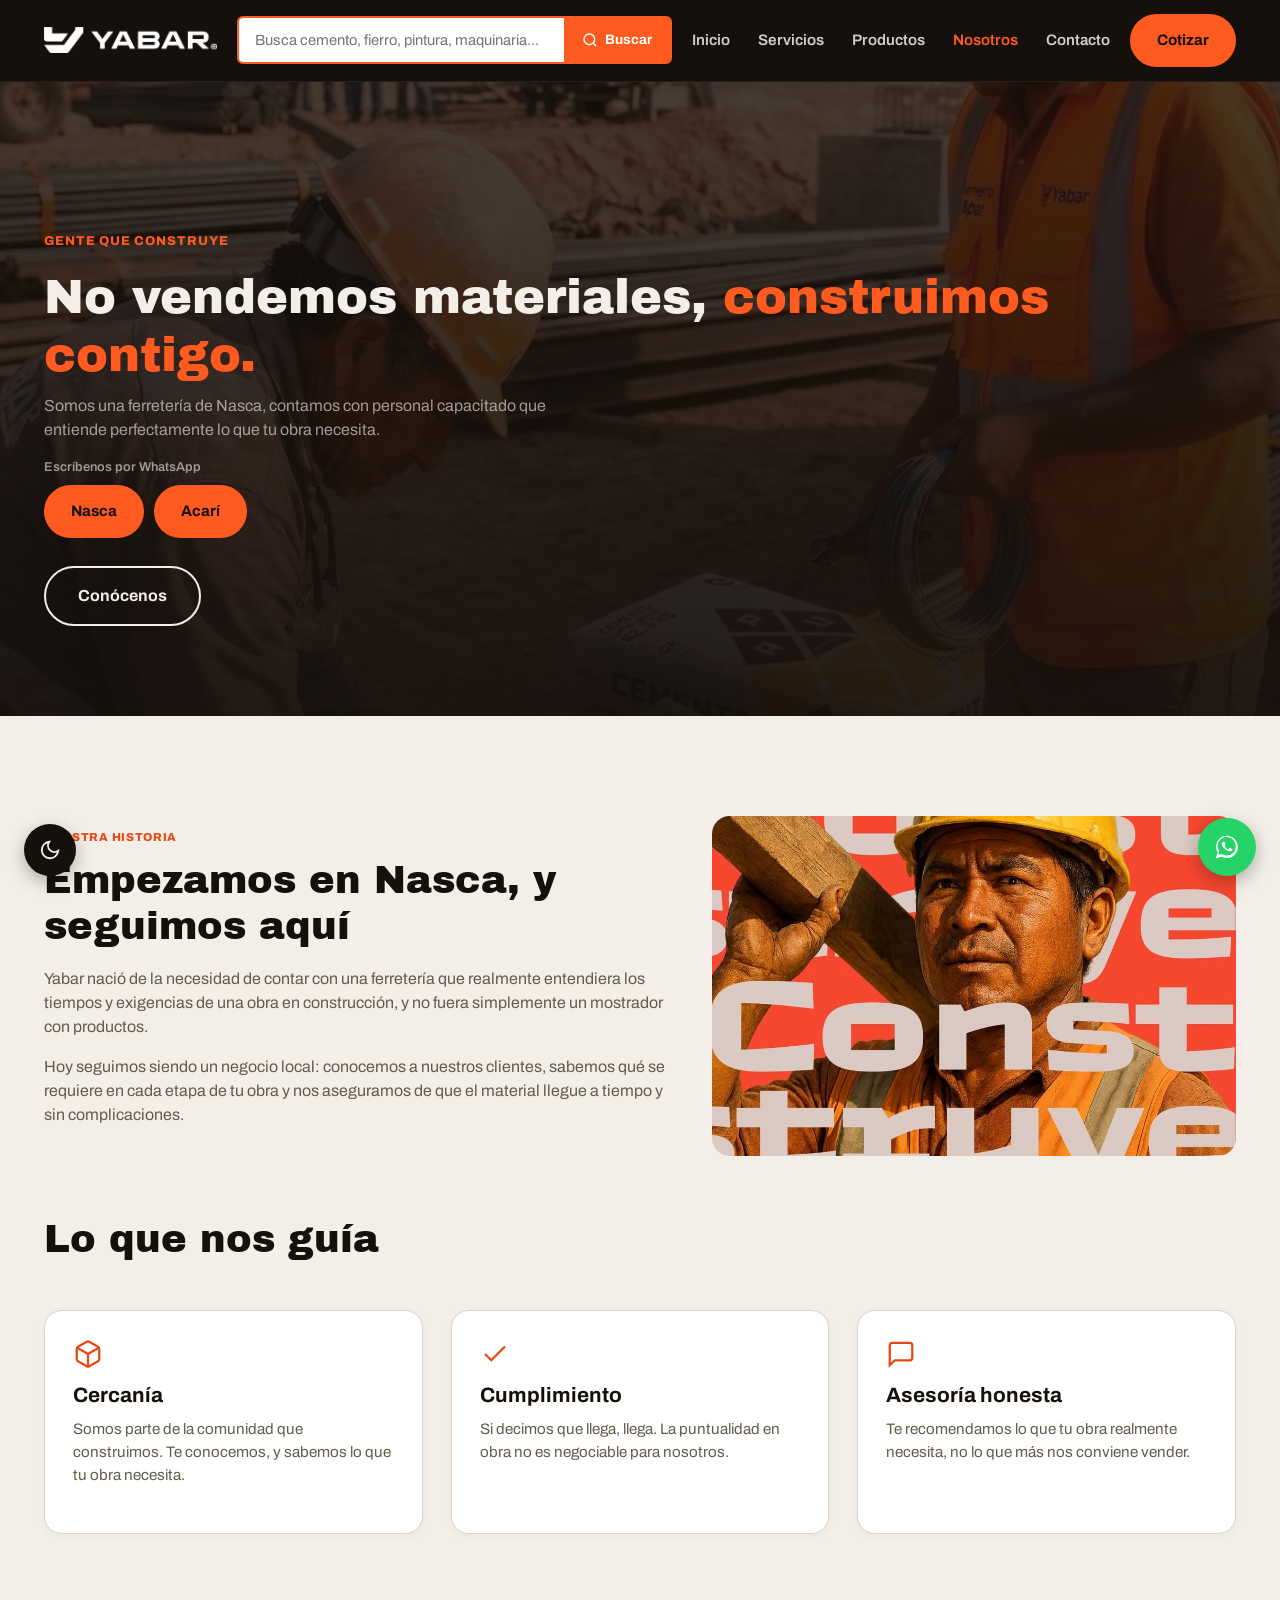
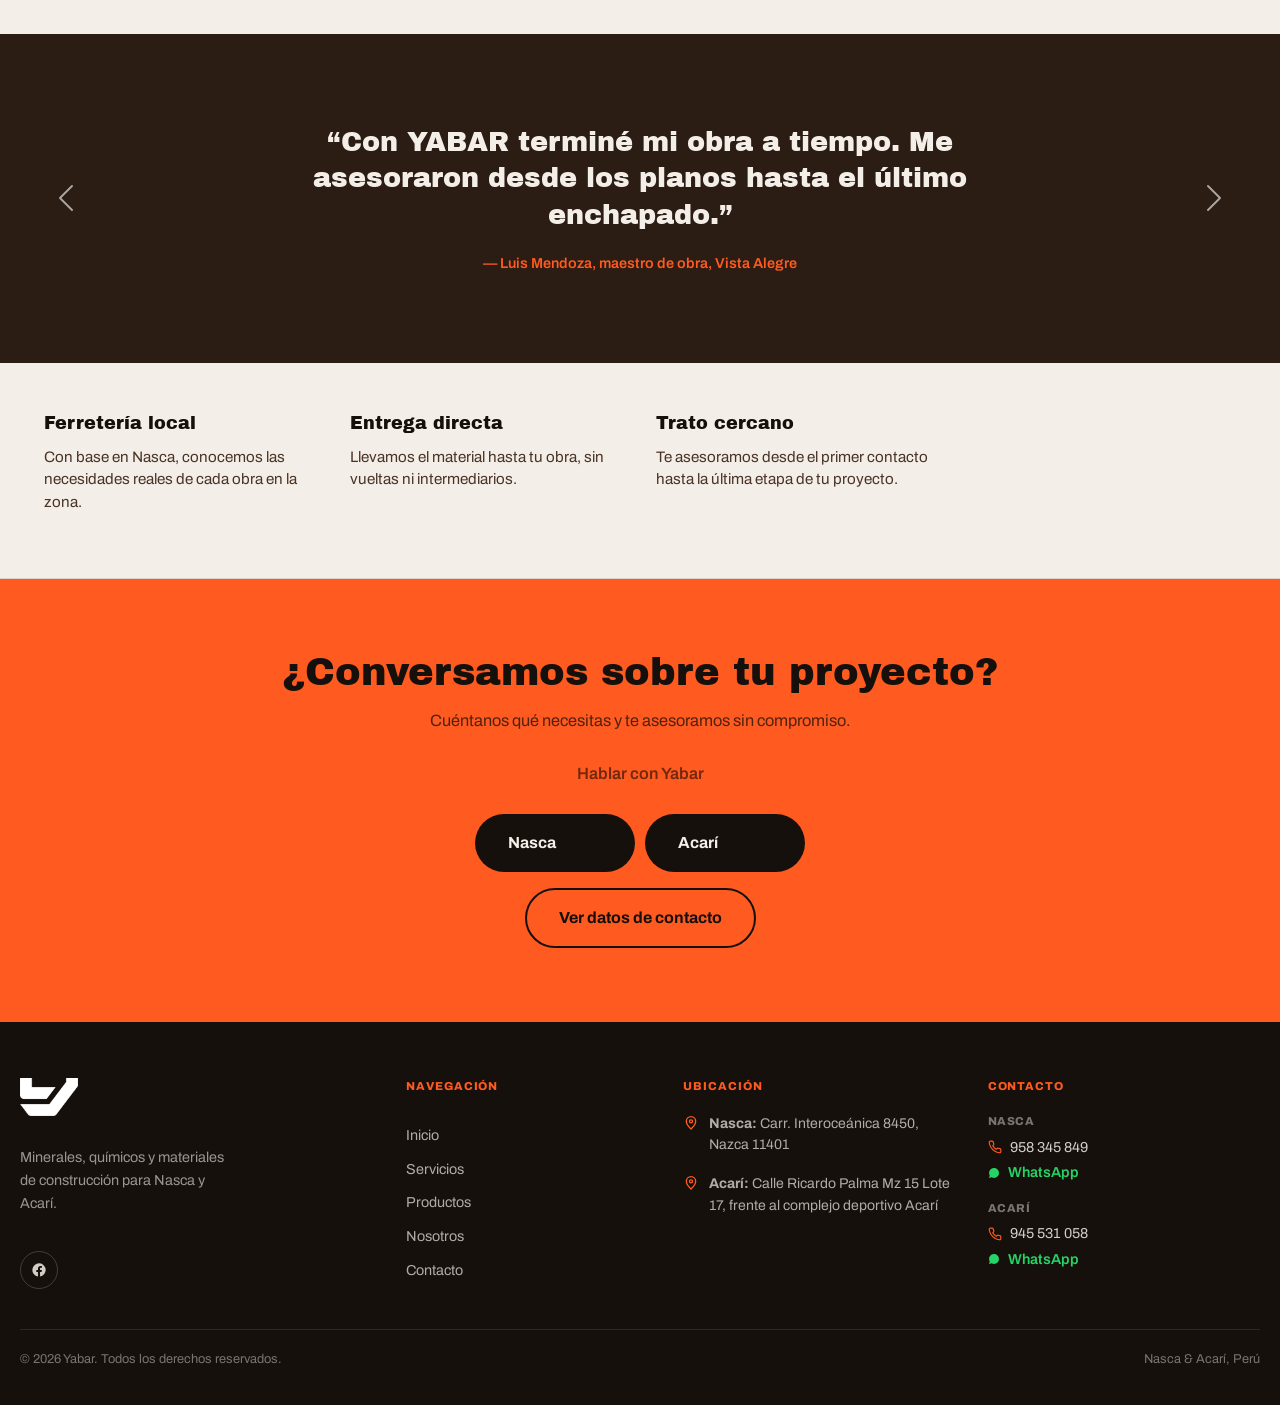
<file: nosotros.html>
<!DOCTYPE html>
<html lang="es">
<head>
<script>(function(){try{var t=localStorage.getItem('yabar_theme');if(t)document.documentElement.setAttribute('data-theme',t);}catch(e){}})();</script>
<meta name="color-scheme" content="light dark">
<meta charset="UTF-8">
<meta name="viewport" content="width=device-width, initial-scale=1.0">
<link rel="preconnect" href="https://fonts.googleapis.com">
<link rel="preconnect" href="https://fonts.gstatic.com" crossorigin>
<link href="https://fonts.googleapis.com/css2?family=Archivo+Black&family=Archivo:wght@400;500;600;700;800&display=swap" rel="stylesheet">
<link href="https://cdn.jsdelivr.net/npm/bootstrap@5.3.3/dist/css/bootstrap.min.css" rel="stylesheet">
<link rel="stylesheet" href="styles.css?v=17">
<link rel="icon" type="image/x-icon" href="images/brand/favicon.ico">
<link rel="apple-touch-icon" href="images/brand/apple-touch-icon.png">
<title>Nosotros | Yabar Ferretería</title>
<meta name="description" content="Conoce a Yabar Ferretería, gente que construye en Nasca, Perú.">
</head>
<body>

<header class="header" id="site-header">
  <div class="container header__inner">
    <button class="hamburger" id="btn-hamburger" aria-label="Abrir menú" aria-expanded="false" aria-controls="site-menu">
      <svg viewBox="0 0 24 24" fill="none" stroke="currentColor" stroke-width="2" stroke-linecap="round"><line x1="3" y1="6" x2="21" y2="6"/><line x1="3" y1="12" x2="21" y2="12"/><line x1="3" y1="18" x2="21" y2="18"/></svg>
    </button>

    <a href="index.html" class="logo">
      <img src="images/brand/logo-blanco.png" alt="YABAR" class="logo__img">
    </a>

    <button class="btn-search-mobile" id="btn-search-mobile" aria-label="Buscar" aria-expanded="false" aria-controls="searchbar">
      <svg viewBox="0 0 24 24" fill="none" stroke="currentColor" stroke-width="2.2"><circle cx="11" cy="11" r="8"/><line x1="21" y1="21" x2="16.65" y2="16.65"/></svg>
    </button>

    <form class="searchbar" id="searchbar" onsubmit="return false;">
      <input type="text" id="search-input" placeholder="Busca cemento, fierro, pintura, maquinaria...">
      <button type="submit" id="search-btn">
        <svg viewBox="0 0 24 24" fill="none" stroke="currentColor" stroke-width="2.2"><circle cx="11" cy="11" r="8"/><line x1="21" y1="21" x2="16.65" y2="16.65"/></svg>
        <span>Buscar</span>
      </button>
    </form>

    <nav class="nav">
      <a href="index.html">Inicio</a>
      <a href="servicios.html">Servicios</a>
      <a href="productos.html">Productos</a>
      <a href="nosotros.html" class="is-active">Nosotros</a>
      <a href="contacto.html">Contacto</a>
    </nav>

    <div class="header__actions">
      <a class="btn btn--primary header__cta" target="_blank" rel="noopener" data-wa-generic
         href="https://wa.me/51958345849?text=Hola%20Yabar%2C%20quisiera%20cotizar">
        Cotizar
      </a>
    </div>
  </div>
</header>

<!-- MENU OFF-CANVAS (mobile) -->
<div class="site-menu-backdrop" id="site-menu-backdrop"></div>
<aside class="site-menu" id="site-menu">
  <div class="site-menu__head">
    <span class="logo"><img src="images/brand/logo-blanco.png" alt="YABAR" class="logo__img"></span>
    <button id="btn-close-menu" aria-label="Cerrar menú">
      <svg viewBox="0 0 24 24" fill="none" stroke="currentColor" stroke-width="2" stroke-linecap="round"><line x1="18" y1="6" x2="6" y2="18"/><line x1="6" y1="6" x2="18" y2="18"/></svg>
    </button>
  </div>
  <nav class="site-menu__nav">
    <a href="index.html" class="site-menu__link">
      <span class="site-menu__icon"><svg viewBox="0 0 24 24" fill="none" stroke="currentColor" stroke-width="2" stroke-linecap="round" stroke-linejoin="round"><path d="M3 9.5 12 3l9 6.5"/><path d="M5 9.5V21h14V9.5"/></svg></span>
      <span class="site-menu__label">Inicio</span>
      <svg class="site-menu__chevron" viewBox="0 0 24 24" fill="none" stroke="currentColor" stroke-width="2" stroke-linecap="round" stroke-linejoin="round"><polyline points="9 18 15 12 9 6"/></svg>
    </a>
    <a href="servicios.html" class="site-menu__link">
      <span class="site-menu__icon"><svg viewBox="0 0 24 24" fill="none" stroke="currentColor" stroke-width="2" stroke-linecap="round" stroke-linejoin="round"><path d="M14.7 6.3a4 4 0 1 1-5.4 5.4L4 17v3h3l5.3-5.3a4 4 0 1 1 5.4-5.4z"/></svg></span>
      <span class="site-menu__label">Servicios</span>
      <svg class="site-menu__chevron" viewBox="0 0 24 24" fill="none" stroke="currentColor" stroke-width="2" stroke-linecap="round" stroke-linejoin="round"><polyline points="9 18 15 12 9 6"/></svg>
    </a>
    <a href="productos.html" class="site-menu__link">
      <span class="site-menu__icon"><svg viewBox="0 0 24 24" fill="none" stroke="currentColor" stroke-width="2" stroke-linecap="round" stroke-linejoin="round"><path d="M21 8 12 3 3 8v8l9 5 9-5z"/><path d="M3 8l9 5 9-5M12 13v8"/></svg></span>
      <span class="site-menu__label">Productos</span>
      <svg class="site-menu__chevron" viewBox="0 0 24 24" fill="none" stroke="currentColor" stroke-width="2" stroke-linecap="round" stroke-linejoin="round"><polyline points="9 18 15 12 9 6"/></svg>
    </a>
    <a href="nosotros.html" class="site-menu__link is-active">
      <span class="site-menu__icon"><svg viewBox="0 0 24 24" fill="none" stroke="currentColor" stroke-width="2" stroke-linecap="round" stroke-linejoin="round"><path d="M17 21v-2a4 4 0 0 0-4-4H5a4 4 0 0 0-4 4v2"/><circle cx="9" cy="7" r="4"/><path d="M23 21v-2a4 4 0 0 0-3-3.87"/><path d="M16 3.13a4 4 0 0 1 0 7.75"/></svg></span>
      <span class="site-menu__label">Nosotros</span>
      <svg class="site-menu__chevron" viewBox="0 0 24 24" fill="none" stroke="currentColor" stroke-width="2" stroke-linecap="round" stroke-linejoin="round"><polyline points="9 18 15 12 9 6"/></svg>
    </a>
    <a href="contacto.html" class="site-menu__link">
      <span class="site-menu__icon"><svg viewBox="0 0 24 24" fill="none" stroke="currentColor" stroke-width="2" stroke-linecap="round" stroke-linejoin="round"><rect x="2" y="4" width="20" height="16" rx="2"/><path d="m22 7-10 6L2 7"/></svg></span>
      <span class="site-menu__label">Contacto</span>
      <svg class="site-menu__chevron" viewBox="0 0 24 24" fill="none" stroke="currentColor" stroke-width="2" stroke-linecap="round" stroke-linejoin="round"><polyline points="9 18 15 12 9 6"/></svg>
    </a>
  </nav>
  <div class="site-menu__quick">
    <p class="site-menu__quick-label">Escríbenos directo</p>
    <a href="https://wa.me/51958345849?text=Hola%20Yabar%2C%20quisiera%20cotizar" target="_blank" rel="noopener" class="site-menu__quick-item" data-set-sede="nasca">
      <span class="site-menu__quick-icon site-menu__quick-icon--wa"><svg viewBox="0 0 24 24" fill="currentColor" width="16" height="16"><path d="M12.04 2C6.58 2 2.13 6.45 2.13 11.91c0 1.71.45 3.38 1.3 4.85L2 22l5.35-1.4a9.9 9.9 0 0 0 4.69 1.19h.01c5.46 0 9.9-4.45 9.9-9.91 0-2.65-1.03-5.14-2.9-7.01A9.82 9.82 0 0 0 12.04 2z"/></svg></span>
      <span>
        <strong>Nasca</strong>
        <small>958 345 849</small>
      </span>
    </a>
    <a href="https://wa.me/51945531058?text=Hola%20Yabar%2C%20quisiera%20cotizar" target="_blank" rel="noopener" class="site-menu__quick-item" data-set-sede="acari">
      <span class="site-menu__quick-icon site-menu__quick-icon--wa"><svg viewBox="0 0 24 24" fill="currentColor" width="16" height="16"><path d="M12.04 2C6.58 2 2.13 6.45 2.13 11.91c0 1.71.45 3.38 1.3 4.85L2 22l5.35-1.4a9.9 9.9 0 0 0 4.69 1.19h.01c5.46 0 9.9-4.45 9.9-9.91 0-2.65-1.03-5.14-2.9-7.01A9.82 9.82 0 0 0 12.04 2z"/></svg></span>
      <span>
        <strong>Acarí</strong>
        <small>945 531 058</small>
      </span>
    </a>
  </div>
  <div class="site-menu__foot">
    <a class="btn btn--primary" target="_blank" rel="noopener" data-wa-generic
       href="https://wa.me/51958345849?text=Hola%20Yabar%2C%20quisiera%20cotizar" style="width:100%;justify-content:center;">
      Cotizar por WhatsApp
    </a>
    <a href="https://www.facebook.com/yabar.peru" target="_blank" rel="noopener" class="site-menu__social" aria-label="Facebook">
      <svg width="16" height="16" viewBox="0 0 24 24" fill="currentColor"><path d="M22 12a10 10 0 1 0-11.56 9.88v-6.99H7.9V12h2.54V9.8c0-2.5 1.49-3.89 3.78-3.89 1.1 0 2.24.2 2.24.2v2.46h-1.26c-1.24 0-1.63.77-1.63 1.56V12h2.78l-.44 2.89h-2.34v6.99A10 10 0 0 0 22 12z"/></svg>
    </a>
  </div>
</aside>

<main id="top">

  <!-- ===== HERO CON IMAGEN ===== -->
  <section class="page-hero page-hero--img" style="background-image:url('images/site/equipo-tienda.jpg')">
    <div class="page-hero__overlay"></div>
    <div class="container">
      <p class="eyebrow">GENTE QUE CONSTRUYE</p>
      <h1 class="page-hero__title">No vendemos materiales, <span class="accent">construimos contigo.</span></h1>
      <p class="page-hero__sub">Somos una ferretería de Nasca, contamos con personal capacitado que entiende perfectamente lo que tu obra necesita.</p>
      <div class="wa-group">
        <p class="wa-group__label">Escríbenos por WhatsApp</p>
        <div class="wa-group__btns">
          <a class="btn btn--primary" target="_blank" rel="noopener"
             href="https://wa.me/51958345849?text=Hola%20Yabar%2C%20quisiera%20informaci%C3%B3n" data-set-sede="nasca">Nasca</a>
          <a class="btn btn--primary" target="_blank" rel="noopener"
             href="https://wa.me/51945531058?text=Hola%20Yabar%2C%20quisiera%20informaci%C3%B3n" data-set-sede="acari">Acarí</a>
        </div>
      </div>
      <div class="hero__actions">
        <a class="btn btn--ghost btn--lg" href="#historia">Conócenos</a>
      </div>
    </div>
  </section>

  <!-- ===== HISTORIA ===== -->
  <section class="servicios" id="historia" style="padding-bottom:60px;">
    <div class="container">
      <div class="servicios-grid" style="grid-template-columns:1.1fr .9fr;align-items:center;">
        <div>
          <p class="servicio-card__tag">NUESTRA HISTORIA</p>
          <h2 class="section-title" style="margin-bottom:18px;">Empezamos en Nasca, y seguimos aquí</h2>
          <p style="color:var(--text-muted);font-size:1rem;margin-bottom:16px;">Yabar nació de la necesidad de contar con una ferretería que realmente entendiera los tiempos y exigencias de una obra en construcción, y no fuera simplemente un mostrador con productos.</p>
          <p style="color:var(--text-muted);font-size:1rem;">Hoy seguimos siendo un negocio local: conocemos a nuestros clientes, sabemos qué se requiere en cada etapa de tu obra y nos aseguramos de que el material llegue a tiempo y sin complicaciones.</p>
        </div>
        <div class="servicio-card__img" style="height:340px;border-radius:18px;">
          <img src="images/site/hero-obrero.jpg" alt="Equipo Yabar en obra">
        </div>
      </div>
    </div>
  </section>

  <!-- ===== VALORES ===== -->
  <section class="servicios" style="padding-top:0;">
    <div class="container">
      <h2 class="section-title">Lo que nos guía</h2>
      <div class="servicios-grid servicios-grid--3col">
        <div class="servicio-card" style="align-items:flex-start;">
          <div class="servicio-card__body" style="padding:28px;">
            <svg width="30" height="30" viewBox="0 0 24 24" fill="none" stroke="var(--naranja-2)" stroke-width="1.8" style="margin-bottom:14px;"><path d="M21 16V8a2 2 0 0 0-1-1.73l-7-4a2 2 0 0 0-2 0l-7 4A2 2 0 0 0 3 8v8a2 2 0 0 0 1 1.73l7 4a2 2 0 0 0 2 0l7-4A2 2 0 0 0 21 16z"/><polyline points="3.27 6.96 12 12.01 20.73 6.96"/><line x1="12" y1="22.08" x2="12" y2="12"/></svg>
            <h3>Cercanía</h3>
            <p>Somos parte de la comunidad que construimos. Te conocemos, y sabemos lo que tu obra necesita.</p>
          </div>
        </div>
        <div class="servicio-card" style="align-items:flex-start;">
          <div class="servicio-card__body" style="padding:28px;">
            <svg width="30" height="30" viewBox="0 0 24 24" fill="none" stroke="var(--naranja-2)" stroke-width="1.8" style="margin-bottom:14px;"><polyline points="20 6 9 17 4 12"/></svg>
            <h3>Cumplimiento</h3>
            <p>Si decimos que llega, llega. La puntualidad en obra no es negociable para nosotros.</p>
          </div>
        </div>
        <div class="servicio-card" style="align-items:flex-start;">
          <div class="servicio-card__body" style="padding:28px;">
            <svg width="30" height="30" viewBox="0 0 24 24" fill="none" stroke="var(--naranja-2)" stroke-width="1.8" style="margin-bottom:14px;"><path d="M21 15a2 2 0 0 1-2 2H7l-4 4V5a2 2 0 0 1 2-2h14a2 2 0 0 1 2 2z"/></svg>
            <h3>Asesoría honesta</h3>
            <p>Te recomendamos lo que tu obra realmente necesita, no lo que más nos conviene vender.</p>
          </div>
        </div>
      </div>
    </div>
  </section>

  <section class="confianza" id="confianza">
    <div class="container confianza__inner">
      <div id="testimonios-carousel" class="carousel slide" data-bs-ride="carousel" data-bs-interval="6000">
        <div class="carousel-inner">
          <div class="carousel-item active">
            <blockquote>
              “Con YABAR terminé mi obra a tiempo. Me asesoraron desde los planos hasta el último enchapado.”
              <cite>— Luis Mendoza, maestro de obra, Vista Alegre</cite>
            </blockquote>
          </div>
          <div class="carousel-item">
            <blockquote>
              “Siempre encuentro lo que necesito, y si no lo tienen, me ayudan a conseguirlo rápido.”
              <cite>— Cliente frecuente, Nasca</cite>
            </blockquote>
          </div>
          <div class="carousel-item">
            <blockquote>
              “La entrega directa en obra me ahorra tiempo y viajes. Gran servicio.”
              <cite>— Cliente frecuente, Acarí</cite>
            </blockquote>
          </div>
        </div>
        <button class="carousel-control-prev" type="button" data-bs-target="#testimonios-carousel" data-bs-slide="prev">
          <span class="carousel-control-prev-icon" aria-hidden="true"></span>
        </button>
        <button class="carousel-control-next" type="button" data-bs-target="#testimonios-carousel" data-bs-slide="next">
          <span class="carousel-control-next-icon" aria-hidden="true"></span>
        </button>
      </div>
    </div>
  </section>

  <section class="strip strip--page">
    <div class="container strip__grid">
      <div class="strip__item">
        <span class="strip__num">Ferretería local</span>
        <p>Con base en Nasca, conocemos las necesidades reales de cada obra en la zona.</p>
      </div>
      <div class="strip__item">
        <span class="strip__num">Entrega directa</span>
        <p>Llevamos el material hasta tu obra, sin vueltas ni intermediarios.</p>
      </div>
      <div class="strip__item">
        <span class="strip__num">Trato cercano</span>
        <p>Te asesoramos desde el primer contacto hasta la última etapa de tu proyecto.</p>
      </div>
    </div>
  </section>

  <!-- ===== CTA FINAL ===== -->
  <section class="cta-final">
    <div class="container">
      <h2>¿Conversamos sobre tu proyecto?</h2>
      <p>Cuéntanos qué necesitas y te asesoramos sin compromiso.</p>
      <div class="wa-group wa-group--onlight wa-group--center" style="margin-top:24px;">
        <p class="wa-group__label">Hablar con Yabar</p>
        <div class="wa-group__btns">
          <a class="btn btn--lg" style="background:var(--negro);color:var(--crema);" target="_blank" rel="noopener"
             href="https://wa.me/51958345849?text=Hola%20Yabar%2C%20quisiera%20informaci%C3%B3n" data-set-sede="nasca">Nasca</a>
          <a class="btn btn--lg" style="background:var(--negro);color:var(--crema);" target="_blank" rel="noopener"
             href="https://wa.me/51945531058?text=Hola%20Yabar%2C%20quisiera%20informaci%C3%B3n" data-set-sede="acari">Acarí</a>
        </div>
      </div>
      <div class="hero__actions" style="justify-content:center;margin-top:16px;">
        <a class="btn btn--ghost btn--lg" href="contacto.html">Ver datos de contacto</a>
      </div>
    </div>
  </section>

</main>

<footer class="footer">
  <div class="container footer__inner">
    <div class="footer__brand">
      <p class="logo logo--footer"><img src="images/brand/isotipo-blanco.png" alt="YABAR" class="logo__img logo__img--iso"></p>
      <p class="footer__tagline">Minerales, químicos y materiales de construcción para Nasca y Acarí.</p>
      <a href="https://www.facebook.com/yabar.peru" target="_blank" rel="noopener" class="footer__social" aria-label="Facebook">
        <svg width="16" height="16" viewBox="0 0 24 24" fill="currentColor"><path d="M22 12a10 10 0 1 0-11.56 9.88v-6.99H7.9V12h2.54V9.8c0-2.5 1.49-3.89 3.78-3.89 1.1 0 2.24.2 2.24.2v2.46h-1.26c-1.24 0-1.63.77-1.63 1.56V12h2.78l-.44 2.89h-2.34v6.99A10 10 0 0 0 22 12z"/></svg>
      </a>
    </div>

    <nav class="footer__nav">
      <p class="footer__heading">Navegación</p>
      <a href="index.html">Inicio</a>
      <a href="servicios.html">Servicios</a>
      <a href="productos.html">Productos</a>
      <a href="nosotros.html">Nosotros</a>
      <a href="contacto.html">Contacto</a>
    </nav>

    <div>
      <p class="footer__heading">Ubicación</p>
      <p class="footer__addr">
        <svg width="16" height="16" viewBox="0 0 24 24" fill="none" stroke="currentColor" stroke-width="2"><path d="M12 21s-7-6.2-7-11.5A7 7 0 0 1 19 9.5C19 14.8 12 21 12 21z"/><circle cx="12" cy="9.5" r="2.3"/></svg>
        <span><strong>Nasca:</strong> Carr. Interoceánica 8450, Nazca 11401</span>
      </p>
      <p class="footer__addr">
        <svg width="16" height="16" viewBox="0 0 24 24" fill="none" stroke="currentColor" stroke-width="2"><path d="M12 21s-7-6.2-7-11.5A7 7 0 0 1 19 9.5C19 14.8 12 21 12 21z"/><circle cx="12" cy="9.5" r="2.3"/></svg>
        <span><strong>Acarí:</strong> Calle Ricardo Palma Mz 15 Lote 17, frente al complejo deportivo Acarí</span>
      </p>
    </div>

    <div class="footer__contact">
      <p class="footer__heading">Contacto</p>
      <div class="footer__branch">
        <p class="footer__branch-name">Nasca</p>
        <a href="tel:+51958345849">
          <svg width="14" height="14" viewBox="0 0 24 24" fill="none" stroke="currentColor" stroke-width="2"><path d="M22 16.92v3a2 2 0 0 1-2.18 2 19.79 19.79 0 0 1-8.63-3.07 19.5 19.5 0 0 1-6-6 19.79 19.79 0 0 1-3.07-8.67A2 2 0 0 1 4.11 2h3a2 2 0 0 1 2 1.72c.127.96.361 1.903.7 2.81a2 2 0 0 1-.45 2.11L8.09 9.91a16 16 0 0 0 6 6l1.27-1.27a2 2 0 0 1 2.11-.45c.907.339 1.85.573 2.81.7A2 2 0 0 1 22 16.92z"/></svg>
          958 345 849
        </a>
        <a href="https://wa.me/51958345849?text=Hola%20Yabar%2C%20quisiera%20informaci%C3%B3n" class="footer__wa" aria-label="WhatsApp"><svg width="12" height="12" viewBox="0 0 24 24" fill="currentColor"><path d="M12.04 2C6.58 2 2.13 6.45 2.13 11.91c0 1.71.45 3.38 1.3 4.85L2 22l5.35-1.4a9.9 9.9 0 0 0 4.69 1.19h.01c5.46 0 9.9-4.45 9.9-9.91 0-2.65-1.03-5.14-2.9-7.01A9.82 9.82 0 0 0 12.04 2z"/></svg> WhatsApp</a>
      </div>
      <div class="footer__branch">
        <p class="footer__branch-name">Acarí</p>
        <a href="tel:+51945531058">
          <svg width="14" height="14" viewBox="0 0 24 24" fill="none" stroke="currentColor" stroke-width="2"><path d="M22 16.92v3a2 2 0 0 1-2.18 2 19.79 19.79 0 0 1-8.63-3.07 19.5 19.5 0 0 1-6-6 19.79 19.79 0 0 1-3.07-8.67A2 2 0 0 1 4.11 2h3a2 2 0 0 1 2 1.72c.127.96.361 1.903.7 2.81a2 2 0 0 1-.45 2.11L8.09 9.91a16 16 0 0 0 6 6l1.27-1.27a2 2 0 0 1 2.11-.45c.907.339 1.85.573 2.81.7A2 2 0 0 1 22 16.92z"/></svg>
          945 531 058
        </a>
        <a href="https://wa.me/51945531058?text=Hola%20Yabar%2C%20quisiera%20informaci%C3%B3n" class="footer__wa" aria-label="WhatsApp"><svg width="12" height="12" viewBox="0 0 24 24" fill="currentColor"><path d="M12.04 2C6.58 2 2.13 6.45 2.13 11.91c0 1.71.45 3.38 1.3 4.85L2 22l5.35-1.4a9.9 9.9 0 0 0 4.69 1.19h.01c5.46 0 9.9-4.45 9.9-9.91 0-2.65-1.03-5.14-2.9-7.01A9.82 9.82 0 0 0 12.04 2z"/></svg> WhatsApp</a>
      </div>
    </div>
  </div>

  <div class="container footer__bottom">
    <p class="footer__copy">© 2026 Yabar. Todos los derechos reservados.</p>
    <p class="footer__copy">Nasca &amp; Acarí, Perú</p>
  </div>
</footer>

<div class="wa-float-wrap" id="wa-float-wrap">
  <div class="wa-float-menu" id="wa-float-menu">
    <a href="https://wa.me/51958345849?text=Hola%20Yabar%2C%20quisiera%20informaci%C3%B3n" target="_blank" rel="noopener" data-set-sede="nasca">Nasca</a>
    <a href="https://wa.me/51945531058?text=Hola%20Yabar%2C%20quisiera%20informaci%C3%B3n" target="_blank" rel="noopener" data-set-sede="acari">Acarí</a>
  </div>
  <button type="button" class="whatsapp-float" id="btn-whatsapp-float" aria-label="Elegir sede y escribir por WhatsApp" aria-haspopup="true" aria-expanded="false" data-bs-toggle="tooltip" data-bs-placement="left" title="Escríbenos por WhatsApp">
    <svg viewBox="0 0 32 32" width="28" height="28" fill="white"><path d="M16.001 3C9.1 3 3.5 8.6 3.5 15.5c0 2.4.7 4.7 1.9 6.7L3 29l7-1.9c1.9 1.1 4.1 1.6 6 1.6 6.9 0 12.5-5.6 12.5-12.5S22.9 3 16 3zm0 22.7c-1.9 0-3.7-.5-5.3-1.5l-.4-.2-4.2 1.1 1.1-4.1-.2-.4c-1.1-1.7-1.7-3.7-1.7-5.7 0-5.7 4.6-10.3 10.3-10.3 5.7 0 10.3 4.6 10.3 10.3.4 5.8-4.2 10.8-9.9 10.8zm5.6-7.7c-.3-.2-1.8-.9-2.1-1-.3-.1-.5-.2-.7.2-.2.3-.8 1-.9 1.2-.2.2-.3.2-.6.1-.3-.2-1.3-.5-2.4-1.5-.9-.8-1.5-1.8-1.6-2.1-.2-.3 0-.5.1-.6.1-.1.3-.3.4-.5.2-.2.2-.3.3-.5.1-.2 0-.4 0-.6-.1-.2-.7-1.7-1-2.3-.2-.6-.5-.5-.7-.5h-.6c-.2 0-.5.1-.8.4-.3.3-1 1-1 2.4s1.1 2.8 1.2 3c.1.2 2.1 3.2 5.1 4.5.7.3 1.3.5 1.7.6.7.2 1.4.2 1.9.1.6-.1 1.8-.7 2-1.4.3-.7.3-1.3.2-1.4-.1-.2-.3-.3-.6-.4z"/></svg>
  </button>
</div>

<button type="button" id="btn-theme" class="theme-float" title="Cambiar tema" aria-label="Cambiar entre modo claro y oscuro">
  <svg viewBox="0 0 24 24" fill="none" stroke="currentColor" stroke-width="2"><path d="M21 12.79A9 9 0 1 1 11.21 3 7 7 0 0 0 21 12.79z"/></svg>
</button>

<script src="https://cdn.jsdelivr.net/npm/bootstrap@5.3.3/dist/js/bootstrap.bundle.min.js"></script>
<script src="script.js?v=17"></script>
</body>
</html>
</file>
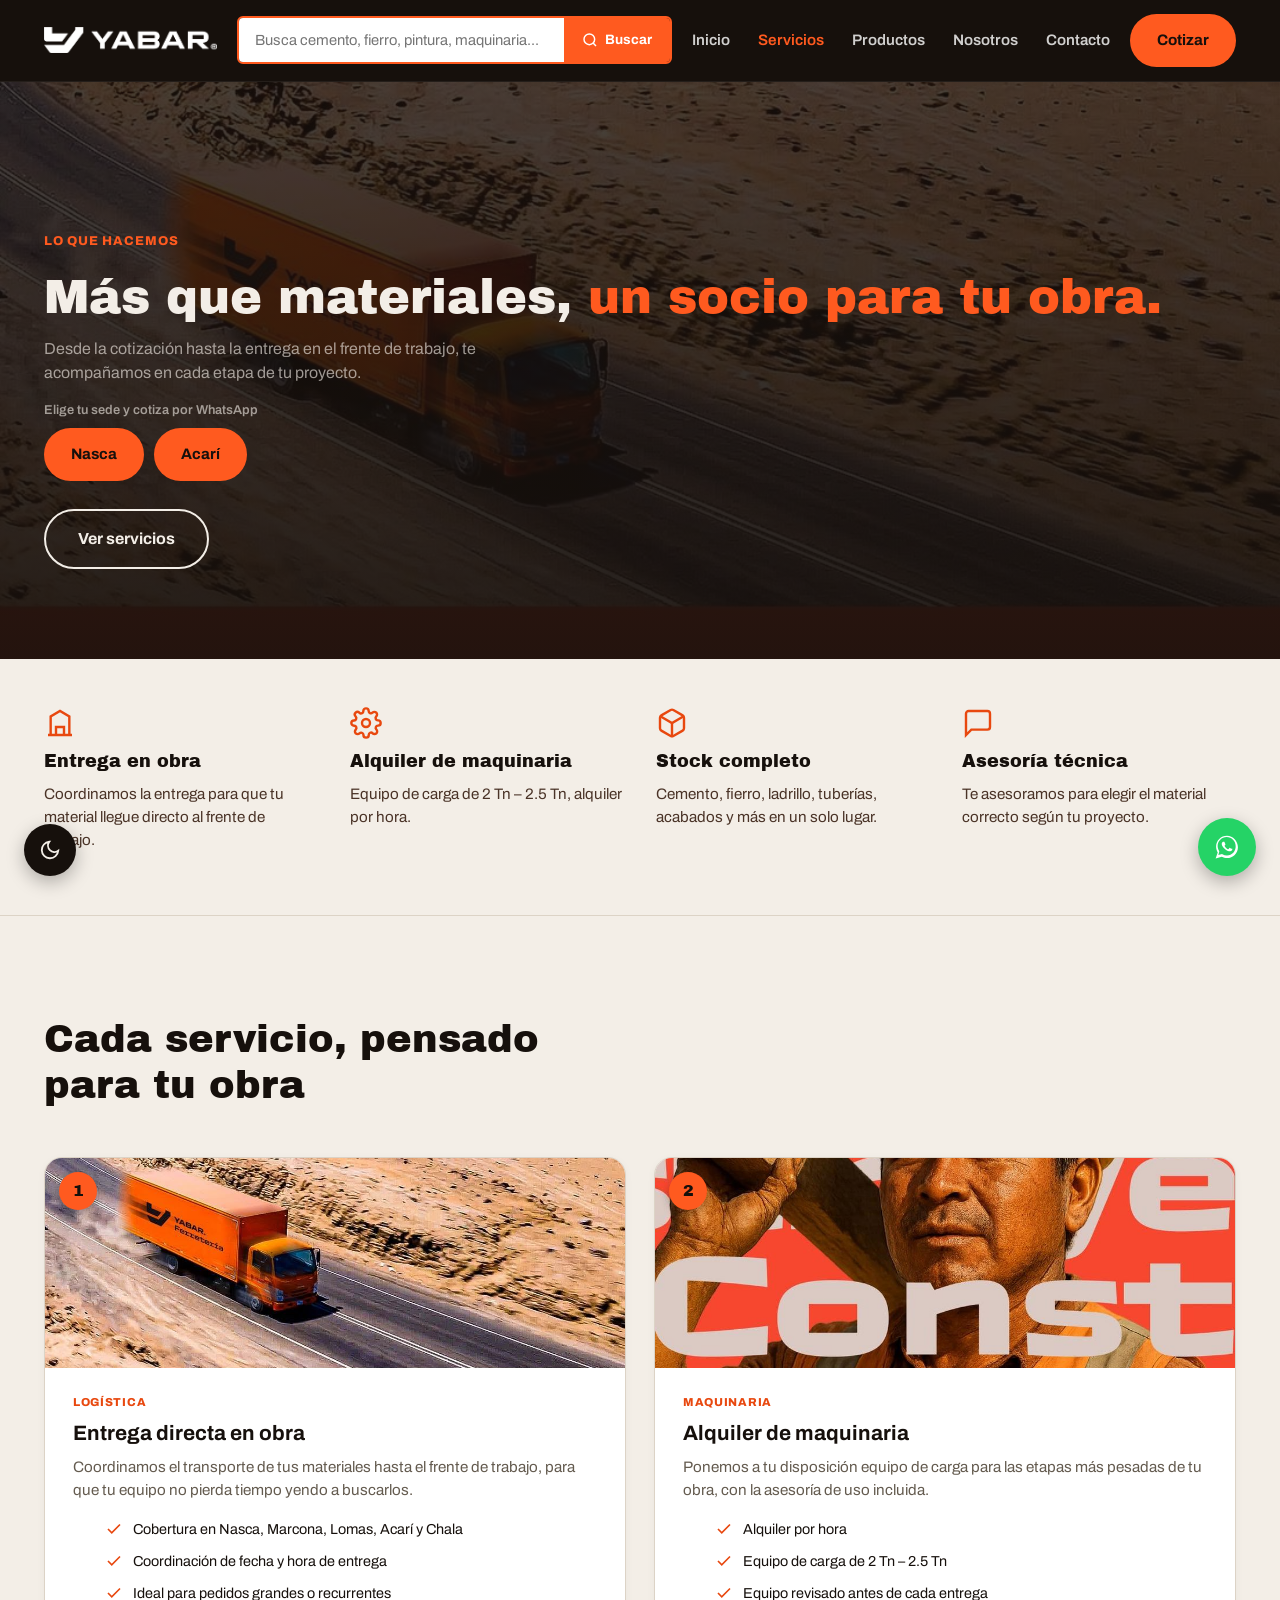
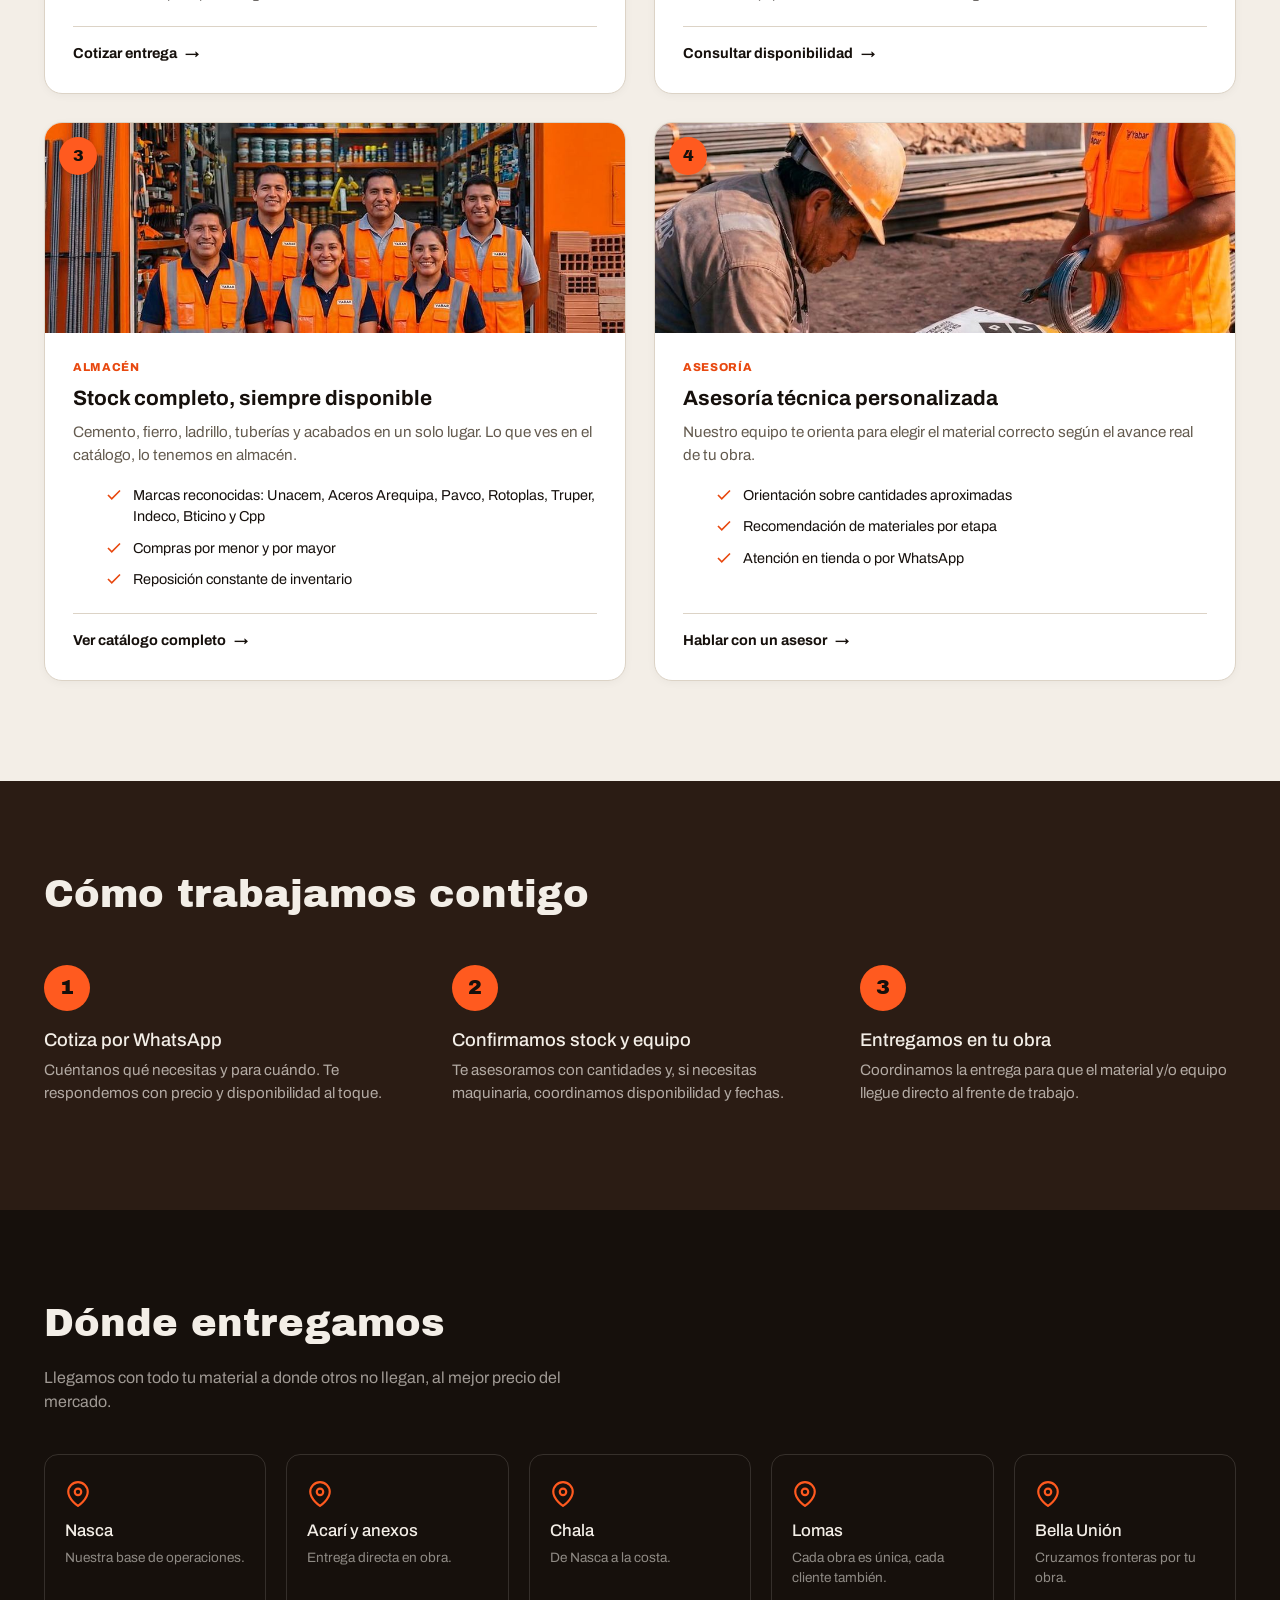
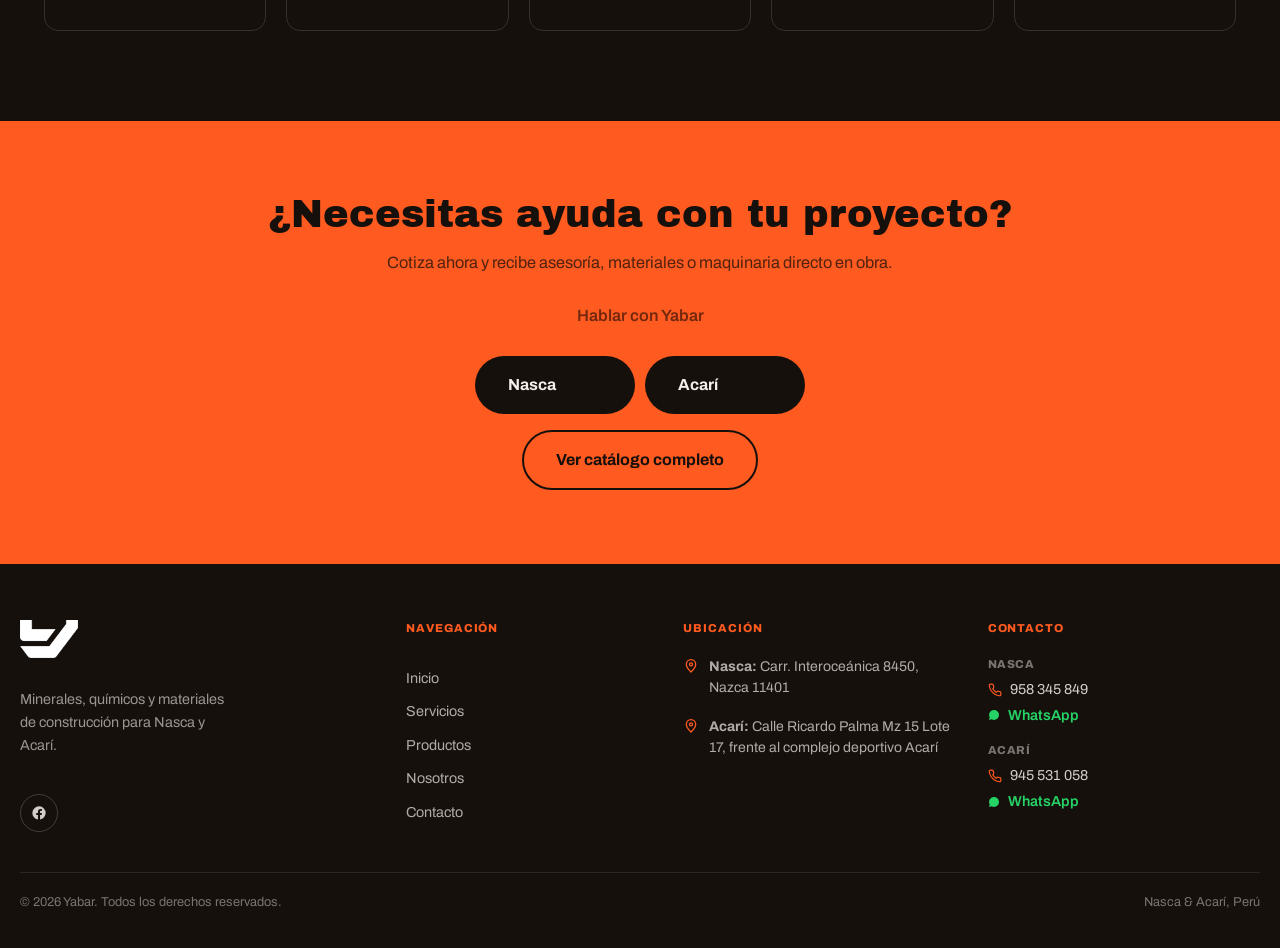
<file: servicios.html>
<!DOCTYPE html>
<html lang="es">
<head>
<script>(function(){try{var t=localStorage.getItem('yabar_theme');if(t)document.documentElement.setAttribute('data-theme',t);}catch(e){}})();</script>
<meta name="color-scheme" content="light dark">
<meta charset="UTF-8">
<meta name="viewport" content="width=device-width, initial-scale=1.0">
<link rel="preconnect" href="https://fonts.googleapis.com">
<link rel="preconnect" href="https://fonts.gstatic.com" crossorigin>
<link href="https://fonts.googleapis.com/css2?family=Archivo+Black&family=Archivo:wght@400;500;600;700;800&display=swap" rel="stylesheet">
<link href="https://cdn.jsdelivr.net/npm/bootstrap@5.3.3/dist/css/bootstrap.min.css" rel="stylesheet">
<link rel="stylesheet" href="styles.css?v=17">
<link rel="icon" type="image/x-icon" href="images/brand/favicon.ico">
<link rel="apple-touch-icon" href="images/brand/apple-touch-icon.png">
<title>Servicios | Yabar Ferretería</title>
<meta name="description" content="Servicios de Yabar Ferretería en Nasca: entrega directa en obra, alquiler de maquinaria, stock completo y asesoría técnica para tu proyecto.">
</head>
<body>

<header class="header" id="site-header">
  <div class="container header__inner">
    <button class="hamburger" id="btn-hamburger" aria-label="Abrir menú" aria-expanded="false" aria-controls="site-menu">
      <svg viewBox="0 0 24 24" fill="none" stroke="currentColor" stroke-width="2" stroke-linecap="round"><line x1="3" y1="6" x2="21" y2="6"/><line x1="3" y1="12" x2="21" y2="12"/><line x1="3" y1="18" x2="21" y2="18"/></svg>
    </button>

    <a href="index.html" class="logo">
      <img src="images/brand/logo-blanco.png" alt="YABAR" class="logo__img">
    </a>

    <button class="btn-search-mobile" id="btn-search-mobile" aria-label="Buscar" aria-expanded="false" aria-controls="searchbar">
      <svg viewBox="0 0 24 24" fill="none" stroke="currentColor" stroke-width="2.2"><circle cx="11" cy="11" r="8"/><line x1="21" y1="21" x2="16.65" y2="16.65"/></svg>
    </button>

    <form class="searchbar" id="searchbar" onsubmit="return false;">
      <input type="text" id="search-input" placeholder="Busca cemento, fierro, pintura, maquinaria...">
      <button type="submit" id="search-btn">
        <svg viewBox="0 0 24 24" fill="none" stroke="currentColor" stroke-width="2.2"><circle cx="11" cy="11" r="8"/><line x1="21" y1="21" x2="16.65" y2="16.65"/></svg>
        <span>Buscar</span>
      </button>
    </form>

    <nav class="nav">
      <a href="index.html">Inicio</a>
      <a href="servicios.html" class="is-active">Servicios</a>
      <a href="productos.html">Productos</a>
      <a href="nosotros.html">Nosotros</a>
      <a href="contacto.html">Contacto</a>
    </nav>

    <div class="header__actions">
      <a class="btn btn--primary header__cta" target="_blank" rel="noopener" data-wa-generic
         href="https://wa.me/51958345849?text=Hola%20Yabar%2C%20quisiera%20cotizar">
        Cotizar
      </a>
    </div>
  </div>
</header>

<!-- MENU OFF-CANVAS (mobile) -->
<div class="site-menu-backdrop" id="site-menu-backdrop"></div>
<aside class="site-menu" id="site-menu">
  <div class="site-menu__head">
    <span class="logo"><img src="images/brand/logo-blanco.png" alt="YABAR" class="logo__img"></span>
    <button id="btn-close-menu" aria-label="Cerrar menú">
      <svg viewBox="0 0 24 24" fill="none" stroke="currentColor" stroke-width="2" stroke-linecap="round"><line x1="18" y1="6" x2="6" y2="18"/><line x1="6" y1="6" x2="18" y2="18"/></svg>
    </button>
  </div>
  <nav class="site-menu__nav">
    <a href="index.html" class="site-menu__link">
      <span class="site-menu__icon"><svg viewBox="0 0 24 24" fill="none" stroke="currentColor" stroke-width="2" stroke-linecap="round" stroke-linejoin="round"><path d="M3 9.5 12 3l9 6.5"/><path d="M5 9.5V21h14V9.5"/></svg></span>
      <span class="site-menu__label">Inicio</span>
      <svg class="site-menu__chevron" viewBox="0 0 24 24" fill="none" stroke="currentColor" stroke-width="2" stroke-linecap="round" stroke-linejoin="round"><polyline points="9 18 15 12 9 6"/></svg>
    </a>
    <a href="servicios.html" class="site-menu__link is-active">
      <span class="site-menu__icon"><svg viewBox="0 0 24 24" fill="none" stroke="currentColor" stroke-width="2" stroke-linecap="round" stroke-linejoin="round"><path d="M14.7 6.3a4 4 0 1 1-5.4 5.4L4 17v3h3l5.3-5.3a4 4 0 1 1 5.4-5.4z"/></svg></span>
      <span class="site-menu__label">Servicios</span>
      <svg class="site-menu__chevron" viewBox="0 0 24 24" fill="none" stroke="currentColor" stroke-width="2" stroke-linecap="round" stroke-linejoin="round"><polyline points="9 18 15 12 9 6"/></svg>
    </a>
    <a href="productos.html" class="site-menu__link">
      <span class="site-menu__icon"><svg viewBox="0 0 24 24" fill="none" stroke="currentColor" stroke-width="2" stroke-linecap="round" stroke-linejoin="round"><path d="M21 8 12 3 3 8v8l9 5 9-5z"/><path d="M3 8l9 5 9-5M12 13v8"/></svg></span>
      <span class="site-menu__label">Productos</span>
      <svg class="site-menu__chevron" viewBox="0 0 24 24" fill="none" stroke="currentColor" stroke-width="2" stroke-linecap="round" stroke-linejoin="round"><polyline points="9 18 15 12 9 6"/></svg>
    </a>
    <a href="nosotros.html" class="site-menu__link">
      <span class="site-menu__icon"><svg viewBox="0 0 24 24" fill="none" stroke="currentColor" stroke-width="2" stroke-linecap="round" stroke-linejoin="round"><path d="M17 21v-2a4 4 0 0 0-4-4H5a4 4 0 0 0-4 4v2"/><circle cx="9" cy="7" r="4"/><path d="M23 21v-2a4 4 0 0 0-3-3.87"/><path d="M16 3.13a4 4 0 0 1 0 7.75"/></svg></span>
      <span class="site-menu__label">Nosotros</span>
      <svg class="site-menu__chevron" viewBox="0 0 24 24" fill="none" stroke="currentColor" stroke-width="2" stroke-linecap="round" stroke-linejoin="round"><polyline points="9 18 15 12 9 6"/></svg>
    </a>
    <a href="contacto.html" class="site-menu__link">
      <span class="site-menu__icon"><svg viewBox="0 0 24 24" fill="none" stroke="currentColor" stroke-width="2" stroke-linecap="round" stroke-linejoin="round"><rect x="2" y="4" width="20" height="16" rx="2"/><path d="m22 7-10 6L2 7"/></svg></span>
      <span class="site-menu__label">Contacto</span>
      <svg class="site-menu__chevron" viewBox="0 0 24 24" fill="none" stroke="currentColor" stroke-width="2" stroke-linecap="round" stroke-linejoin="round"><polyline points="9 18 15 12 9 6"/></svg>
    </a>
  </nav>
  <div class="site-menu__quick">
    <p class="site-menu__quick-label">Escríbenos directo</p>
    <a href="https://wa.me/51958345849?text=Hola%20Yabar%2C%20quisiera%20cotizar" target="_blank" rel="noopener" class="site-menu__quick-item" data-set-sede="nasca">
      <span class="site-menu__quick-icon site-menu__quick-icon--wa"><svg viewBox="0 0 24 24" fill="currentColor" width="16" height="16"><path d="M12.04 2C6.58 2 2.13 6.45 2.13 11.91c0 1.71.45 3.38 1.3 4.85L2 22l5.35-1.4a9.9 9.9 0 0 0 4.69 1.19h.01c5.46 0 9.9-4.45 9.9-9.91 0-2.65-1.03-5.14-2.9-7.01A9.82 9.82 0 0 0 12.04 2z"/></svg></span>
      <span>
        <strong>Nasca</strong>
        <small>958 345 849</small>
      </span>
    </a>
    <a href="https://wa.me/51945531058?text=Hola%20Yabar%2C%20quisiera%20cotizar" target="_blank" rel="noopener" class="site-menu__quick-item" data-set-sede="acari">
      <span class="site-menu__quick-icon site-menu__quick-icon--wa"><svg viewBox="0 0 24 24" fill="currentColor" width="16" height="16"><path d="M12.04 2C6.58 2 2.13 6.45 2.13 11.91c0 1.71.45 3.38 1.3 4.85L2 22l5.35-1.4a9.9 9.9 0 0 0 4.69 1.19h.01c5.46 0 9.9-4.45 9.9-9.91 0-2.65-1.03-5.14-2.9-7.01A9.82 9.82 0 0 0 12.04 2z"/></svg></span>
      <span>
        <strong>Acarí</strong>
        <small>945 531 058</small>
      </span>
    </a>
  </div>
  <div class="site-menu__foot">
    <a class="btn btn--primary" target="_blank" rel="noopener" data-wa-generic
       href="https://wa.me/51958345849?text=Hola%20Yabar%2C%20quisiera%20cotizar" style="width:100%;justify-content:center;">
      Cotizar por WhatsApp
    </a>
    <a href="https://www.facebook.com/yabar.peru" target="_blank" rel="noopener" class="site-menu__social" aria-label="Facebook">
      <svg width="16" height="16" viewBox="0 0 24 24" fill="currentColor"><path d="M22 12a10 10 0 1 0-11.56 9.88v-6.99H7.9V12h2.54V9.8c0-2.5 1.49-3.89 3.78-3.89 1.1 0 2.24.2 2.24.2v2.46h-1.26c-1.24 0-1.63.77-1.63 1.56V12h2.78l-.44 2.89h-2.34v6.99A10 10 0 0 0 22 12z"/></svg>
    </a>
  </div>
</aside>

<main id="top">

  <!-- ===== HERO CON IMAGEN ===== -->
  <section class="page-hero page-hero--img" style="background-image:url('images/site/hero-camion.jpg')">
    <div class="page-hero__overlay"></div>
    <div class="container">
      <p class="eyebrow">LO QUE HACEMOS</p>
      <h1 class="page-hero__title">Más que materiales, <span class="accent">un socio para tu obra.</span></h1>
      <p class="page-hero__sub">Desde la cotización hasta la entrega en el frente de trabajo, te acompañamos en cada etapa de tu proyecto.</p>
      <div class="wa-group">
        <p class="wa-group__label">Elige tu sede y cotiza por WhatsApp</p>
        <div class="wa-group__btns">
          <a class="btn btn--primary" target="_blank" rel="noopener"
             href="https://wa.me/51958345849?text=Hola%20Yabar%2C%20quisiera%20informaci%C3%B3n%20sobre%20servicios" data-set-sede="nasca">Nasca</a>
          <a class="btn btn--primary" target="_blank" rel="noopener"
             href="https://wa.me/51945531058?text=Hola%20Yabar%2C%20quisiera%20informaci%C3%B3n%20sobre%20servicios" data-set-sede="acari">Acarí</a>
        </div>
      </div>
      <div class="hero__actions">
        <a class="btn btn--ghost btn--lg" href="#servicios">Ver servicios</a>
      </div>
    </div>
  </section>

  <!-- ===== FRANJA RESUMEN ===== -->
  <section class="strip strip--page">
    <div class="container strip__grid">
      <div class="strip__item">
        <svg class="strip__icon" viewBox="0 0 24 24" fill="none" stroke="currentColor" stroke-width="1.8"><path d="M3 21h18M5 21V7l7-4 7 4v14M9 21v-6h6v6"/></svg>
        <span class="strip__num">Entrega en obra</span>
        <p>Coordinamos la entrega para que tu material llegue directo al frente de trabajo.</p>
      </div>
      <div class="strip__item">
        <svg class="strip__icon" viewBox="0 0 24 24" fill="none" stroke="currentColor" stroke-width="1.8"><circle cx="12" cy="12" r="3"/><path d="M19.4 15a1.65 1.65 0 0 0 .33 1.82l.06.06a2 2 0 1 1-2.83 2.83l-.06-.06a1.65 1.65 0 0 0-1.82-.33 1.65 1.65 0 0 0-1 1.51V21a2 2 0 0 1-4 0v-.09A1.65 1.65 0 0 0 9 19.4a1.65 1.65 0 0 0-1.82.33l-.06.06a2 2 0 1 1-2.83-2.83l.06-.06a1.65 1.65 0 0 0 .33-1.82 1.65 1.65 0 0 0-1.51-1H3a2 2 0 0 1 0-4h.09A1.65 1.65 0 0 0 4.6 9a1.65 1.65 0 0 0-.33-1.82l-.06-.06a2 2 0 1 1 2.83-2.83l.06.06a1.65 1.65 0 0 0 1.82.33H9a1.65 1.65 0 0 0 1-1.51V3a2 2 0 0 1 4 0v.09a1.65 1.65 0 0 0 1 1.51 1.65 1.65 0 0 0 1.82-.33l.06-.06a2 2 0 1 1 2.83 2.83l-.06.06a1.65 1.65 0 0 0-.33 1.82V9a1.65 1.65 0 0 0 1.51 1H21a2 2 0 0 1 0 4h-.09a1.65 1.65 0 0 0-1.51 1z"/></svg>
        <span class="strip__num">Alquiler de maquinaria</span>
        <p>Equipo de carga de 2 Tn – 2.5 Tn, alquiler por hora.</p>
      </div>
      <div class="strip__item">
        <svg class="strip__icon" viewBox="0 0 24 24" fill="none" stroke="currentColor" stroke-width="1.8"><path d="M21 16V8a2 2 0 0 0-1-1.73l-7-4a2 2 0 0 0-2 0l-7 4A2 2 0 0 0 3 8v8a2 2 0 0 0 1 1.73l7 4a2 2 0 0 0 2 0l7-4A2 2 0 0 0 21 16z"/><polyline points="3.27 6.96 12 12.01 20.73 6.96"/><line x1="12" y1="22.08" x2="12" y2="12"/></svg>
        <span class="strip__num">Stock completo</span>
        <p>Cemento, fierro, ladrillo, tuberías, acabados y más en un solo lugar.</p>
      </div>
      <div class="strip__item">
        <svg class="strip__icon" viewBox="0 0 24 24" fill="none" stroke="currentColor" stroke-width="1.8"><path d="M21 15a2 2 0 0 1-2 2H7l-4 4V5a2 2 0 0 1 2-2h14a2 2 0 0 1 2 2z"/></svg>
        <span class="strip__num">Asesoría técnica</span>
        <p>Te asesoramos para elegir el material correcto según tu proyecto.</p>
      </div>
    </div>
  </section>

  <!-- ===== SERVICIOS DETALLE ===== -->
  <section class="servicios" id="servicios">
    <div class="container">
      <h2 class="section-title">Cada servicio, pensado para tu obra</h2>
      <div class="servicios-grid">

        <div class="servicio-card">
          <div class="servicio-card__img">
            <span class="servicio-card__num">1</span>
            <img src="images/site/hero-camion.jpg" alt="Entrega de materiales en obra">
          </div>
          <div class="servicio-card__body">
            <span class="servicio-card__tag">Logística</span>
            <h3>Entrega directa en obra</h3>
            <p>Coordinamos el transporte de tus materiales hasta el frente de trabajo, para que tu equipo no pierda tiempo yendo a buscarlos.</p>
            <ul class="servicio-card__list">
              <li><svg viewBox="0 0 24 24" fill="none" stroke="currentColor" stroke-width="2.2"><polyline points="20 6 9 17 4 12"/></svg> Cobertura en Nasca, Marcona, Lomas, Acarí y Chala</li>
              <li><svg viewBox="0 0 24 24" fill="none" stroke="currentColor" stroke-width="2.2"><polyline points="20 6 9 17 4 12"/></svg> Coordinación de fecha y hora de entrega</li>
              <li><svg viewBox="0 0 24 24" fill="none" stroke="currentColor" stroke-width="2.2"><polyline points="20 6 9 17 4 12"/></svg> Ideal para pedidos grandes o recurrentes</li>
            </ul>
            <a class="servicio-card__cta" target="_blank" rel="noopener" data-wa-generic
               href="https://wa.me/51958345849?text=Hola%20Yabar%2C%20quisiera%20cotizar%20una%20entrega%20en%20obra">Cotizar entrega <span>→</span></a>
          </div>
        </div>

        <div class="servicio-card">
          <div class="servicio-card__img">
            <span class="servicio-card__num">2</span>
            <img src="images/site/hero-obrero.jpg" alt="Alquiler de maquinaria para construcción">
          </div>
          <div class="servicio-card__body">
            <span class="servicio-card__tag">Maquinaria</span>
            <h3>Alquiler de maquinaria</h3>
            <p>Ponemos a tu disposición equipo de carga para las etapas más pesadas de tu obra, con la asesoría de uso incluida.</p>
            <ul class="servicio-card__list">
              <li><svg viewBox="0 0 24 24" fill="none" stroke="currentColor" stroke-width="2.2"><polyline points="20 6 9 17 4 12"/></svg> Alquiler por hora</li>
              <li><svg viewBox="0 0 24 24" fill="none" stroke="currentColor" stroke-width="2.2"><polyline points="20 6 9 17 4 12"/></svg> Equipo de carga de 2 Tn – 2.5 Tn</li>
              <li><svg viewBox="0 0 24 24" fill="none" stroke="currentColor" stroke-width="2.2"><polyline points="20 6 9 17 4 12"/></svg> Equipo revisado antes de cada entrega</li>
            </ul>
            <a class="servicio-card__cta" target="_blank" rel="noopener" data-wa-generic
               href="https://wa.me/51958345849?text=Hola%20Yabar%2C%20quisiera%20alquilar%20maquinaria">Consultar disponibilidad <span>→</span></a>
          </div>
        </div>

        <div class="servicio-card">
          <div class="servicio-card__img">
            <span class="servicio-card__num">3</span>
            <img src="images/site/cemento-obra.jpg" alt="Stock completo de materiales de construcción">
          </div>
          <div class="servicio-card__body">
            <span class="servicio-card__tag">Almacén</span>
            <h3>Stock completo, siempre disponible</h3>
            <p>Cemento, fierro, ladrillo, tuberías y acabados en un solo lugar. Lo que ves en el catálogo, lo tenemos en almacén.</p>
            <ul class="servicio-card__list">
              <li><svg viewBox="0 0 24 24" fill="none" stroke="currentColor" stroke-width="2.2"><polyline points="20 6 9 17 4 12"/></svg> Marcas reconocidas: Unacem, Aceros Arequipa, Pavco, Rotoplas, Truper, Indeco, Bticino y Cpp</li>
              <li><svg viewBox="0 0 24 24" fill="none" stroke="currentColor" stroke-width="2.2"><polyline points="20 6 9 17 4 12"/></svg> Compras por menor y por mayor</li>
              <li><svg viewBox="0 0 24 24" fill="none" stroke="currentColor" stroke-width="2.2"><polyline points="20 6 9 17 4 12"/></svg> Reposición constante de inventario</li>
            </ul>
            <a class="servicio-card__cta" href="productos.html">Ver catálogo completo <span>→</span></a>
          </div>
        </div>

        <div class="servicio-card">
          <div class="servicio-card__img">
            <span class="servicio-card__num">4</span>
            <img src="images/site/equipo-tienda.jpg" alt="Asesoría técnica en ferretería Yabar">
          </div>
          <div class="servicio-card__body">
            <span class="servicio-card__tag">Asesoría</span>
            <h3>Asesoría técnica personalizada</h3>
            <p>Nuestro equipo te orienta para elegir el material correcto según el avance real de tu obra.</p>
            <ul class="servicio-card__list">
              <li><svg viewBox="0 0 24 24" fill="none" stroke="currentColor" stroke-width="2.2"><polyline points="20 6 9 17 4 12"/></svg> Orientación sobre cantidades aproximadas</li>
              <li><svg viewBox="0 0 24 24" fill="none" stroke="currentColor" stroke-width="2.2"><polyline points="20 6 9 17 4 12"/></svg> Recomendación de materiales por etapa</li>
              <li><svg viewBox="0 0 24 24" fill="none" stroke="currentColor" stroke-width="2.2"><polyline points="20 6 9 17 4 12"/></svg> Atención en tienda o por WhatsApp</li>
            </ul>
            <a class="servicio-card__cta" target="_blank" rel="noopener" data-wa-generic
               href="https://wa.me/51958345849?text=Hola%20Yabar%2C%20quisiera%20asesor%C3%ADa%20t%C3%A9cnica">Hablar con un asesor <span>→</span></a>
          </div>
        </div>

      </div>
    </div>
  </section>

  <!-- ===== COMO FUNCIONA ===== -->
  <section class="como-funciona">
    <div class="container">
      <h2 class="section-title">Cómo trabajamos contigo</h2>
      <div class="pasos">
        <div class="paso">
          <span class="paso__num">1</span>
          <h3>Cotiza por WhatsApp</h3>
          <p>Cuéntanos qué necesitas y para cuándo. Te respondemos con precio y disponibilidad al toque.</p>
        </div>
        <div class="paso">
          <span class="paso__num">2</span>
          <h3>Confirmamos stock y equipo</h3>
          <p>Te asesoramos con cantidades y, si necesitas maquinaria, coordinamos disponibilidad y fechas.</p>
        </div>
        <div class="paso">
          <span class="paso__num">3</span>
          <h3>Entregamos en tu obra</h3>
          <p>Coordinamos la entrega para que el material y/o equipo llegue directo al frente de trabajo.</p>
        </div>
      </div>
    </div>
  </section>

  <!-- ===== COBERTURA ===== -->
  <section class="cobertura">
    <div class="container">
      <h2 class="section-title">Dónde entregamos</h2>
      <p class="cobertura__sub">Llegamos con todo tu material a donde otros no llegan, al mejor precio del mercado.</p>
      <div class="cobertura__grid">
        <div class="cobertura__item">
          <svg viewBox="0 0 24 24" fill="none" stroke="currentColor" stroke-width="2"><path d="M21 10c0 7-9 13-9 13s-9-6-9-13a9 9 0 0 1 18 0z"/><circle cx="12" cy="10" r="3"/></svg>
          <h3>Nasca</h3>
          <p>Nuestra base de operaciones.</p>
        </div>
        <div class="cobertura__item">
          <svg viewBox="0 0 24 24" fill="none" stroke="currentColor" stroke-width="2"><path d="M21 10c0 7-9 13-9 13s-9-6-9-13a9 9 0 0 1 18 0z"/><circle cx="12" cy="10" r="3"/></svg>
          <h3>Acarí y anexos</h3>
          <p>Entrega directa en obra.</p>
        </div>
        <div class="cobertura__item">
          <svg viewBox="0 0 24 24" fill="none" stroke="currentColor" stroke-width="2"><path d="M21 10c0 7-9 13-9 13s-9-6-9-13a9 9 0 0 1 18 0z"/><circle cx="12" cy="10" r="3"/></svg>
          <h3>Chala</h3>
          <p>De Nasca a la costa.</p>
        </div>
        <div class="cobertura__item">
          <svg viewBox="0 0 24 24" fill="none" stroke="currentColor" stroke-width="2"><path d="M21 10c0 7-9 13-9 13s-9-6-9-13a9 9 0 0 1 18 0z"/><circle cx="12" cy="10" r="3"/></svg>
          <h3>Lomas</h3>
          <p>Cada obra es única, cada cliente también.</p>
        </div>
        <div class="cobertura__item">
          <svg viewBox="0 0 24 24" fill="none" stroke="currentColor" stroke-width="2"><path d="M21 10c0 7-9 13-9 13s-9-6-9-13a9 9 0 0 1 18 0z"/><circle cx="12" cy="10" r="3"/></svg>
          <h3>Bella Unión</h3>
          <p>Cruzamos fronteras por tu obra.</p>
        </div>
      </div>
    </div>
  </section>

  <!-- ===== CTA FINAL ===== -->
  <section class="cta-final">
    <div class="container">
      <h2>¿Necesitas ayuda con tu proyecto?</h2>
      <p>Cotiza ahora y recibe asesoría, materiales o maquinaria directo en obra.</p>
      <div class="wa-group wa-group--onlight wa-group--center" style="margin-top:24px;">
        <p class="wa-group__label">Hablar con Yabar</p>
        <div class="wa-group__btns">
          <a class="btn btn--lg" style="background:var(--negro);color:var(--crema);" target="_blank" rel="noopener"
             href="https://wa.me/51958345849?text=Hola%20Yabar%2C%20quisiera%20informaci%C3%B3n%20sobre%20servicios" data-set-sede="nasca">Nasca</a>
          <a class="btn btn--lg" style="background:var(--negro);color:var(--crema);" target="_blank" rel="noopener"
             href="https://wa.me/51945531058?text=Hola%20Yabar%2C%20quisiera%20informaci%C3%B3n%20sobre%20servicios" data-set-sede="acari">Acarí</a>
        </div>
      </div>
      <div class="hero__actions" style="justify-content:center;margin-top:16px;">
        <a class="btn btn--ghost btn--lg" href="productos.html">Ver catálogo completo</a>
      </div>
    </div>
  </section>

</main>

<footer class="footer">
  <div class="container footer__inner">
    <div class="footer__brand">
      <p class="logo logo--footer"><img src="images/brand/isotipo-blanco.png" alt="YABAR" class="logo__img logo__img--iso"></p>
      <p class="footer__tagline">Minerales, químicos y materiales de construcción para Nasca y Acarí.</p>
      <a href="https://www.facebook.com/yabar.peru" target="_blank" rel="noopener" class="footer__social" aria-label="Facebook">
        <svg width="16" height="16" viewBox="0 0 24 24" fill="currentColor"><path d="M22 12a10 10 0 1 0-11.56 9.88v-6.99H7.9V12h2.54V9.8c0-2.5 1.49-3.89 3.78-3.89 1.1 0 2.24.2 2.24.2v2.46h-1.26c-1.24 0-1.63.77-1.63 1.56V12h2.78l-.44 2.89h-2.34v6.99A10 10 0 0 0 22 12z"/></svg>
      </a>
    </div>

    <nav class="footer__nav">
      <p class="footer__heading">Navegación</p>
      <a href="index.html">Inicio</a>
      <a href="servicios.html">Servicios</a>
      <a href="productos.html">Productos</a>
      <a href="nosotros.html">Nosotros</a>
      <a href="contacto.html">Contacto</a>
    </nav>

    <div>
      <p class="footer__heading">Ubicación</p>
      <p class="footer__addr">
        <svg width="16" height="16" viewBox="0 0 24 24" fill="none" stroke="currentColor" stroke-width="2"><path d="M12 21s-7-6.2-7-11.5A7 7 0 0 1 19 9.5C19 14.8 12 21 12 21z"/><circle cx="12" cy="9.5" r="2.3"/></svg>
        <span><strong>Nasca:</strong> Carr. Interoceánica 8450, Nazca 11401</span>
      </p>
      <p class="footer__addr">
        <svg width="16" height="16" viewBox="0 0 24 24" fill="none" stroke="currentColor" stroke-width="2"><path d="M12 21s-7-6.2-7-11.5A7 7 0 0 1 19 9.5C19 14.8 12 21 12 21z"/><circle cx="12" cy="9.5" r="2.3"/></svg>
        <span><strong>Acarí:</strong> Calle Ricardo Palma Mz 15 Lote 17, frente al complejo deportivo Acarí</span>
      </p>
    </div>

    <div class="footer__contact">
      <p class="footer__heading">Contacto</p>
      <div class="footer__branch">
        <p class="footer__branch-name">Nasca</p>
        <a href="tel:+51958345849">
          <svg width="14" height="14" viewBox="0 0 24 24" fill="none" stroke="currentColor" stroke-width="2"><path d="M22 16.92v3a2 2 0 0 1-2.18 2 19.79 19.79 0 0 1-8.63-3.07 19.5 19.5 0 0 1-6-6 19.79 19.79 0 0 1-3.07-8.67A2 2 0 0 1 4.11 2h3a2 2 0 0 1 2 1.72c.127.96.361 1.903.7 2.81a2 2 0 0 1-.45 2.11L8.09 9.91a16 16 0 0 0 6 6l1.27-1.27a2 2 0 0 1 2.11-.45c.907.339 1.85.573 2.81.7A2 2 0 0 1 22 16.92z"/></svg>
          958 345 849
        </a>
        <a href="https://wa.me/51958345849?text=Hola%20Yabar%2C%20quisiera%20informaci%C3%B3n" class="footer__wa" aria-label="WhatsApp"><svg width="12" height="12" viewBox="0 0 24 24" fill="currentColor"><path d="M12.04 2C6.58 2 2.13 6.45 2.13 11.91c0 1.71.45 3.38 1.3 4.85L2 22l5.35-1.4a9.9 9.9 0 0 0 4.69 1.19h.01c5.46 0 9.9-4.45 9.9-9.91 0-2.65-1.03-5.14-2.9-7.01A9.82 9.82 0 0 0 12.04 2z"/></svg> WhatsApp</a>
      </div>
      <div class="footer__branch">
        <p class="footer__branch-name">Acarí</p>
        <a href="tel:+51945531058">
          <svg width="14" height="14" viewBox="0 0 24 24" fill="none" stroke="currentColor" stroke-width="2"><path d="M22 16.92v3a2 2 0 0 1-2.18 2 19.79 19.79 0 0 1-8.63-3.07 19.5 19.5 0 0 1-6-6 19.79 19.79 0 0 1-3.07-8.67A2 2 0 0 1 4.11 2h3a2 2 0 0 1 2 1.72c.127.96.361 1.903.7 2.81a2 2 0 0 1-.45 2.11L8.09 9.91a16 16 0 0 0 6 6l1.27-1.27a2 2 0 0 1 2.11-.45c.907.339 1.85.573 2.81.7A2 2 0 0 1 22 16.92z"/></svg>
          945 531 058
        </a>
        <a href="https://wa.me/51945531058?text=Hola%20Yabar%2C%20quisiera%20informaci%C3%B3n" class="footer__wa" aria-label="WhatsApp"><svg width="12" height="12" viewBox="0 0 24 24" fill="currentColor"><path d="M12.04 2C6.58 2 2.13 6.45 2.13 11.91c0 1.71.45 3.38 1.3 4.85L2 22l5.35-1.4a9.9 9.9 0 0 0 4.69 1.19h.01c5.46 0 9.9-4.45 9.9-9.91 0-2.65-1.03-5.14-2.9-7.01A9.82 9.82 0 0 0 12.04 2z"/></svg> WhatsApp</a>
      </div>
    </div>
  </div>

  <div class="container footer__bottom">
    <p class="footer__copy">© 2026 Yabar. Todos los derechos reservados.</p>
    <p class="footer__copy">Nasca &amp; Acarí, Perú</p>
  </div>
</footer>

<div class="wa-float-wrap" id="wa-float-wrap">
  <div class="wa-float-menu" id="wa-float-menu">
    <a href="https://wa.me/51958345849?text=Hola%20Yabar%2C%20quisiera%20informaci%C3%B3n" target="_blank" rel="noopener" data-set-sede="nasca">Nasca</a>
    <a href="https://wa.me/51945531058?text=Hola%20Yabar%2C%20quisiera%20informaci%C3%B3n" target="_blank" rel="noopener" data-set-sede="acari">Acarí</a>
  </div>
  <button type="button" class="whatsapp-float" id="btn-whatsapp-float" aria-label="Elegir sede y escribir por WhatsApp" aria-haspopup="true" aria-expanded="false" data-bs-toggle="tooltip" data-bs-placement="left" title="Escríbenos por WhatsApp">
    <svg viewBox="0 0 32 32" width="28" height="28" fill="white"><path d="M16.001 3C9.1 3 3.5 8.6 3.5 15.5c0 2.4.7 4.7 1.9 6.7L3 29l7-1.9c1.9 1.1 4.1 1.6 6 1.6 6.9 0 12.5-5.6 12.5-12.5S22.9 3 16 3zm0 22.7c-1.9 0-3.7-.5-5.3-1.5l-.4-.2-4.2 1.1 1.1-4.1-.2-.4c-1.1-1.7-1.7-3.7-1.7-5.7 0-5.7 4.6-10.3 10.3-10.3 5.7 0 10.3 4.6 10.3 10.3.4 5.8-4.2 10.8-9.9 10.8zm5.6-7.7c-.3-.2-1.8-.9-2.1-1-.3-.1-.5-.2-.7.2-.2.3-.8 1-.9 1.2-.2.2-.3.2-.6.1-.3-.2-1.3-.5-2.4-1.5-.9-.8-1.5-1.8-1.6-2.1-.2-.3 0-.5.1-.6.1-.1.3-.3.4-.5.2-.2.2-.3.3-.5.1-.2 0-.4 0-.6-.1-.2-.7-1.7-1-2.3-.2-.6-.5-.5-.7-.5h-.6c-.2 0-.5.1-.8.4-.3.3-1 1-1 2.4s1.1 2.8 1.2 3c.1.2 2.1 3.2 5.1 4.5.7.3 1.3.5 1.7.6.7.2 1.4.2 1.9.1.6-.1 1.8-.7 2-1.4.3-.7.3-1.3.2-1.4-.1-.2-.3-.3-.6-.4z"/></svg>
  </button>
</div>

<button type="button" id="btn-theme" class="theme-float" title="Cambiar tema" aria-label="Cambiar entre modo claro y oscuro">
  <svg viewBox="0 0 24 24" fill="none" stroke="currentColor" stroke-width="2"><path d="M21 12.79A9 9 0 1 1 11.21 3 7 7 0 0 0 21 12.79z"/></svg>
</button>

<script src="https://cdn.jsdelivr.net/npm/bootstrap@5.3.3/dist/js/bootstrap.bundle.min.js"></script>
<script src="script.js?v=17"></script>
</body>
</html>
</file>
<file: styles.css>
:root{
  --marron: #2B1C14;
  --marron-2: #4A3327;
  --naranja: #FF5A1F;
  --naranja-2: #E8480F;
  --crema: #F3EEE7;
  --piedra: #DCD3C6;
  --negro: #16100C;
  --blanco: #FFFFFF;
  --font-display: 'Archivo Black', sans-serif;
  --font-body: 'Archivo', sans-serif;

  --bg-page: var(--crema);
  --bg-card: var(--blanco);
  --text-main: var(--negro);
  --text-muted: #645b4f;
  --border-soft: var(--piedra);
  --brand-dark: #16100C;
  --brand-light: #F3EEE7;
}

[data-theme="dark"]{
  --crema: #17130f;
  --piedra: #2b2620;
  --blanco: #201b16;
  --negro: #f3eee7;
  --marron-2: #d8cfc3;

  --bg-page: #120f0c;
  --bg-card: #1c1712;
  --text-main: #f3eee7;
  --text-muted: #a89e90;
  --border-soft: #332c24;
}

*{margin:0;padding:0;box-sizing:border-box;}
html{scroll-behavior:smooth;overflow-x:hidden;}
body{
  font-family:var(--font-body);
  background:var(--bg-page);
  color:var(--text-main);
  line-height:1.5;
  transition:background .25s ease, color .25s ease;
  -webkit-font-smoothing:antialiased;
  overflow-x:hidden;
}
img{max-width:100%;display:block;}
a{text-decoration:none;color:inherit;}
.container{max-width:1240px;margin:0 auto;padding:0 24px;}

/* ===== HEADER ===== */
.header{
  position:sticky;top:0;z-index:100;
  background:var(--crema);
  border-bottom:1px solid rgba(22,16,12,.1);
}
.header__inner{
  display:flex;align-items:center;gap:16px;flex-wrap:nowrap;
  padding:16px 24px;
}
.header.search-open .header__inner{flex-wrap:wrap;}
.logo{
  font-family:var(--font-display);
  font-size:1.1rem;
  letter-spacing:.02em;
  display:flex;align-items:center;gap:6px;
}
.logo__mark{
  background:var(--naranja);color:var(--negro);
  width:26px;height:26px;display:inline-flex;align-items:center;justify-content:center;
  border-radius:6px;font-size:.9rem;
}
.logo__dot{color:var(--naranja);}
.logo__img{height:26px;width:auto;display:block;}
.nav{display:flex;gap:28px;font-weight:600;font-size:.95rem;}
.nav a:hover{color:var(--naranja-2);}
.header__cta{white-space:nowrap;}

/* ===== BUTTONS ===== */
.btn{
  display:inline-flex;align-items:center;gap:8px;
  padding:14px 26px;
  border-radius:999px;
  font-weight:700;
  font-size:.95rem;
  transition:transform .15s ease, background .15s ease, border-color .15s ease, box-shadow .15s ease;
  box-shadow:none;
}
.btn:focus-visible{outline:none;box-shadow:0 0 0 3px rgba(255,90,31,.35);}
.btn:active,
.btn.active{transform:translateY(0);}
.btn--primary{background:var(--naranja);color:var(--negro);}
.btn--primary:hover{background:var(--naranja-2);transform:translateY(-2px);}
.btn--ghost{border:2px solid var(--negro);color:var(--negro);background:transparent;}
.btn--ghost:hover{background:var(--brand-dark);color:var(--brand-light);border-color:var(--brand-dark);transform:translateY(-2px);}
.btn--wa{background:var(--brand-dark);color:var(--brand-light);padding:10px 20px;font-size:.85rem;}
.btn--wa:hover{background:var(--marron-2);transform:translateY(-2px);}
.wa-icon{display:none;}

.eyebrow{
  color:var(--naranja);
  font-weight:800;
  letter-spacing:.08em;
  font-size:.8rem;
  margin-bottom:18px;
}
.hero__actions{display:flex;gap:16px;flex-wrap:wrap;}

/* ===== WHATSAPP POR SEDE ===== */
.wa-group{margin-bottom:16px;}
.wa-group__label{font-size:.8rem;font-weight:600;color:rgba(243,238,231,.6);margin:0 0 8px;}
.wa-group--adaptive .wa-group__label{color:var(--marron-2);opacity:.75;}
.wa-group__btns{display:flex;gap:10px;flex-wrap:wrap;}
.wa-group__btns .btn{text-align:center;}
.wa-group--onlight .wa-group__label{color:rgba(0,0,0,.55);}
.wa-group--center{text-align:center;}
.wa-group--center .wa-group__btns{justify-content:center;}
.wa-group--center .wa-group__btns .btn{flex:0 1 160px;}

/* ===== HERO: centrado tipo póster ===== */
.hero-poster{
  position:relative;background:var(--brand-dark);color:var(--brand-light);
  padding:120px 0 0;text-align:center;overflow:hidden;
}
.hero-poster__top{max-width:900px;margin:0 auto;padding:0 24px;}
.hero-poster__title{
  font-family:var(--font-display);font-size:clamp(2.4rem,7vw,4.4rem);line-height:1.04;
  max-width:900px;margin:0 auto 20px;
}
.hero-poster__title .accent{color:var(--naranja);}
.hero-poster__sub{
  color:rgba(243,238,231,.72);font-size:1.05rem;line-height:1.6;
  max-width:560px;margin:0 auto 32px;
}
.sede-pill{
  display:inline-flex;align-items:center;gap:10px;background:rgba(243,238,231,.06);
  border:1px solid rgba(243,238,231,.14);border-radius:100px;padding:6px;margin-bottom:20px;
}
.sede-pill__label{font-size:.82rem;color:rgba(243,238,231,.55);font-weight:700;padding-left:12px;}
.sede-pill__btn{
  border:none;background:transparent;color:rgba(243,238,231,.7);font-family:var(--font-body);
  font-weight:700;font-size:.88rem;padding:9px 16px;border-radius:100px;cursor:pointer;
  transition:background .15s ease,color .15s ease;
}
.sede-pill__btn.is-active{background:var(--naranja);color:var(--negro);}
.sede-pill__cta{
  display:inline-block;background:var(--naranja);color:var(--negro);font-weight:800;font-size:.95rem;
  padding:14px 28px;border-radius:100px;text-decoration:none;margin:0 auto 20px;
  transition:background .15s ease,transform .15s ease;
}
.sede-pill__cta:hover{background:var(--naranja-2);transform:translateY(-1px);}
.hero-poster__catalog{
  display:block;color:var(--crema);font-weight:700;text-decoration:none;font-size:.92rem;
  border-bottom:2px solid var(--naranja);padding-bottom:2px;margin:0 auto 40px;width:max-content;
}
.hero-poster__photo{
  position:relative;max-width:1100px;margin:0 auto;border-radius:22px 22px 0 0;
  overflow:hidden;aspect-ratio:3/2;
}
.hero-poster__photo img{width:100%;height:100%;object-fit:cover;object-position:center 80%;display:block;}
.hero-poster__photo::after{
  content:"";position:absolute;inset:0;
  background:linear-gradient(180deg, rgba(22,16,12,0) 55%, rgba(22,16,12,.55) 100%);
}

/* ===== STRIP (servicios) ===== */
.strip{background:var(--naranja);padding:48px 0;}
.strip__grid{
  display:grid;grid-template-columns:repeat(4,1fr);gap:32px;
}
.strip__num{
  font-family:var(--font-display);
  display:block;
  font-size:1.1rem;
  margin-bottom:8px;
  color:#16100C;
}
.strip__item p{font-size:.95rem;color:rgba(22,16,12,.85);}

/* ===== PRODUCTOS: cabecera de sección + buscador + chips ===== */
.productos__head{
  display:flex;align-items:flex-end;justify-content:space-between;gap:24px;
  flex-wrap:wrap;margin-bottom:20px;
}
.productos__head .section-title{margin-bottom:0;}
.catalogo-search{position:relative;min-width:260px;}
.catalogo-search input{
  width:100%;height:44px;border-radius:10px;border:1px solid var(--border-soft);
  background:var(--bg-card);padding:0 42px 0 16px;font-family:inherit;font-size:.9rem;color:var(--text-main);
}
.catalogo-search input:focus{outline:none;border-color:var(--naranja);}
.catalogo-search svg{
  position:absolute;right:14px;top:50%;transform:translateY(-50%);
  color:var(--text-muted);pointer-events:none;
}
.filtros-chips{display:flex;gap:8px;flex-wrap:wrap;margin-bottom:32px;}
@media (max-width:560px){
  .filtros-chips{
    flex-wrap:nowrap;
    overflow-x:auto;
    -webkit-overflow-scrolling:touch;
    scrollbar-width:none;
    padding-bottom:2px;
    -webkit-mask-image:linear-gradient(to right, transparent 0, #000 16px, #000 calc(100% - 28px), transparent 100%);
    mask-image:linear-gradient(to right, transparent 0, #000 16px, #000 calc(100% - 28px), transparent 100%);
  }
  .filtros-chips::-webkit-scrollbar{display:none;}
  .filtros-chips .chip{flex-shrink:0;}
}
.chip{
  background:var(--bg-card);border:1px solid var(--border-soft);color:var(--text-muted);
  font-family:inherit;font-size:.85rem;font-weight:600;
  padding:9px 16px;border-radius:999px;cursor:pointer;
  transition:background .15s ease, color .15s ease, border-color .15s ease;
}
.chip:hover{border-color:var(--naranja);color:var(--text-main);}
.chip.is-active{background:var(--naranja);border-color:var(--naranja);color:var(--negro);}

/* ===== PRODUCTOS ===== */
.productos{padding:100px 0;}
.section-title{
  font-family:var(--font-display);
  font-size:clamp(1.7rem, 3vw, 2.4rem);
  margin-bottom:48px;
  max-width:600px;
}
.cards{
  display:grid;grid-template-columns:repeat(4,1fr);gap:20px;
}
.card{
  background:var(--bg-card);
  border:1px solid var(--border-soft);
  border-radius:16px;
  overflow:hidden;
  display:flex;flex-direction:column;
  transition:transform .18s ease, box-shadow .18s ease;
  position:relative;
  box-shadow:0 2px 8px rgba(22,16,12,.04);
}
.card:hover{transform:translateY(-4px);box-shadow:0 14px 32px rgba(22,16,12,.12);}
[data-theme="dark"] .card:hover{box-shadow:0 14px 32px rgba(0,0,0,.5);}
.card__img{
  height:190px;background:var(--crema);
  display:flex;align-items:center;justify-content:center;overflow:hidden;
}
.card__img img{width:100%;height:100%;object-fit:cover;transition:transform .3s ease;}
.card:hover .card__img img{transform:scale(1.06);}
.card__img--empty span{
  font-family:var(--font-display);font-size:1.6rem;color:var(--piedra);letter-spacing:.05em;
}
.card__body{padding:20px 22px 22px;display:flex;flex-direction:column;flex:1;}
.card__tag{
  font-size:.72rem;font-weight:800;letter-spacing:.06em;
  color:var(--naranja-2);text-transform:uppercase;margin-bottom:10px;
}
.card h3{font-size:1.1rem;font-weight:700;color:var(--text-main);margin-bottom:8px;line-height:1.25;}
.card__price{font-size:.9rem;color:var(--marron-2);margin-bottom:20px;}
.card__price span{color:var(--text-muted);}
.card__unit{font-size:.85rem;color:var(--text-muted);margin-bottom:16px;}

/* ===== CARD: badge + botón detalle ===== */
.card__badge{
  position:absolute;top:12px;right:12px;z-index:2;
  background:var(--naranja);color:var(--negro);
  font-size:.68rem;font-weight:800;letter-spacing:.04em;text-transform:uppercase;
  padding:4px 10px;border-radius:999px;
}
.card__cta--btn{
  border:none;background:var(--naranja);
  font-family:inherit;font-weight:700;font-size:.9rem;
  text-align:center;cursor:pointer;width:100%;
  padding:12px 14px;border-radius:10px;margin-top:auto;
  display:flex;align-items:center;justify-content:center;gap:6px;
  transition:background .15s ease, transform .15s ease;
  color:var(--negro);
}
.card__cta--btn:hover{background:var(--naranja-2);color:var(--negro);transform:translateY(-2px);}
.card__cta--btn span{transition:transform .15s ease;}
.card__cta--btn:hover span{transform:translateX(3px);}

/* ===== SKELETON de carga ===== */
.cards-empty{
  grid-column:1/-1;text-align:center;padding:50px 20px;
  display:flex;flex-direction:column;align-items:center;gap:6px;
}
.cards-empty__title{color:var(--text-main);font-weight:700;font-size:1.05rem;margin:0;}
.cards-empty__sub{color:var(--text-muted);font-size:.9rem;margin:0 0 14px;max-width:360px;}
.productos__count{color:var(--text-muted);font-size:.85rem;margin:14px 0 6px;}

.card-skeleton{
  background:var(--bg-card);border:1px solid var(--border-soft);border-radius:16px;overflow:hidden;
}
.card-skeleton__img{height:190px;background:linear-gradient(90deg,var(--border-soft) 25%,var(--bg-page) 37%,var(--border-soft) 63%);background-size:400% 100%;animation:shimmer 1.4s infinite;}
.card-skeleton__body{padding:20px 22px;}
.card-skeleton__line{height:12px;border-radius:6px;background:linear-gradient(90deg,var(--border-soft) 25%,var(--bg-page) 37%,var(--border-soft) 63%);background-size:400% 100%;animation:shimmer 1.4s infinite;margin-bottom:10px;}
.card-skeleton__line--short{width:50%;}
@keyframes shimmer{0%{background-position:100% 0;}100%{background-position:-100% 0;}}

/* ===== ACCESIBILIDAD: foco visible ===== */
a:focus-visible,
button:focus-visible,
input:focus-visible,
.card:focus-visible{
  outline:2px solid var(--naranja);
  outline-offset:2px;
  border-radius:4px;
}

/* ===== MODAL producto ===== */
.modal-content{border-radius:14px;border:none;}
.modal-header{border-bottom:1px solid var(--piedra);}
.modal-footer{border-top:1px solid var(--piedra);}
.modal-title{font-family:var(--font-display);font-size:1.1rem;}

/* ===== CARRUSEL testimonios ===== */
#testimonios-carousel .carousel-item{padding:0 60px;}
#testimonios-carousel blockquote{
  font-family:var(--font-display);
  font-size:clamp(1.1rem, 2.2vw, 1.7rem);
  line-height:1.35;max-width:780px;margin:0 auto;text-align:center;
}
#testimonios-carousel cite{
  display:block;font-family:var(--font-body);font-style:normal;
  font-size:.9rem;color:var(--naranja);margin-top:20px;font-weight:600;
}
#testimonios-carousel .carousel-control-prev,
#testimonios-carousel .carousel-control-next{width:44px;opacity:.6;}
#testimonios-carousel .carousel-control-prev:hover,
#testimonios-carousel .carousel-control-next:hover{opacity:1;}

/* ===== FAQ acordeón ===== */
.faq{padding:80px 0;}
.accordion{
  --bs-accordion-bg: var(--bg-card);
  --bs-accordion-color: var(--text-main);
  --bs-accordion-border-color: var(--border-soft);
  --bs-accordion-btn-color: var(--text-main);
  --bs-accordion-btn-bg: var(--bg-card);
  --bs-accordion-active-color: var(--naranja-2);
  --bs-accordion-active-bg: rgba(255,90,31,.06);
}
.accordion-button{font-weight:700;font-family:var(--font-body);}
.accordion-button:not(.collapsed){color:var(--naranja-2);background:rgba(255,90,31,.06);}
.accordion-button:focus{box-shadow:none;border-color:var(--piedra);}
[data-theme="dark"] .accordion-button::after{filter:invert(1);}

/* ===== Boton copiar tel ===== */
.btn-copy{
  border:none;background:rgba(0,0,0,.06);width:26px;height:26px;border-radius:6px;
  display:inline-flex;align-items:center;justify-content:center;margin-left:6px;cursor:pointer;
  color:var(--marron-2);flex-shrink:0;
}
.btn-copy:hover{background:var(--naranja);color:#fff;}
[data-theme="dark"] .btn-copy{background:rgba(255,255,255,.08);}
.card__cta{
  margin-top:auto;font-weight:700;color:var(--negro);
  border-top:1px solid var(--piedra);padding-top:14px;
}
.card__cta:hover{color:var(--naranja-2);}

/* ===== CONFIANZA ===== */
.confianza{background:var(--marron);color:var(--brand-light);padding:90px 0;}
.confianza__inner blockquote{
  font-family:var(--font-display);
  font-size:clamp(1.3rem, 2.6vw, 2rem);
  line-height:1.35;
  max-width:780px;
  margin:0 auto;
  text-align:center;
}
.confianza__inner cite{
  display:block;
  font-family:var(--font-body);
  font-style:normal;
  font-size:.95rem;
  color:var(--naranja);
  margin-top:24px;
  font-weight:600;
}

/* ===== CTA FINAL ===== */
.cta-final{padding:100px 0;text-align:center;}
.cta-final__inner h2{
  font-family:var(--font-display);
  font-size:clamp(1.8rem, 3.5vw, 2.6rem);
  margin-bottom:32px;
  line-height:1.15;
}

/* ===== FOOTER ===== */
.footer{background:var(--brand-dark);color:var(--brand-light);border-top:4px solid var(--naranja);}
.footer__inner{
  display:grid;grid-template-columns:1.3fr .9fr 1fr 1fr;gap:32px;
  padding:56px 0 40px;
  min-width:0;
}
.footer__inner > *{min-width:0;}
.footer__brand{display:flex;flex-direction:column;align-items:flex-start;}
.logo--footer{color:var(--brand-light);}
.logo__img--iso{height:38px;}
.footer__tagline{font-size:.9rem;line-height:1.6;margin-top:14px;color:rgba(243,238,231,.6);max-width:26ch;}
.footer__social{
  display:flex;align-items:center;justify-content:center;
  width:38px;height:38px;border-radius:50%;
  margin-top:20px;border:1px solid rgba(243,238,231,.2);
  color:rgba(243,238,231,.85);transition:.2s;
}
.footer__social:hover{background:var(--naranja);border-color:var(--naranja);color:var(--negro);}
.footer__heading{
  font-size:.72rem;font-weight:800;letter-spacing:.08em;text-transform:uppercase;
  color:var(--naranja);margin:0 0 18px;
}
.footer__nav{display:flex;flex-direction:column;gap:12px;font-size:.9rem;}
.footer__nav a{color:rgba(243,238,231,.7);position:relative;width:fit-content;}
.footer__nav a:hover{color:var(--brand-light);}
.footer__addr{display:flex;gap:10px;font-size:.88rem;line-height:1.5;color:rgba(243,238,231,.7);margin-bottom:18px;}
.footer__addr svg{flex-shrink:0;margin-top:2px;color:var(--naranja);}
.footer__addr span{min-width:0;overflow-wrap:break-word;}
.footer__branch{margin-bottom:16px;}
.footer__branch:last-child{margin-bottom:0;}
.footer__branch-name{font-size:.72rem;font-weight:800;letter-spacing:.05em;text-transform:uppercase;color:rgba(243,238,231,.45);margin-bottom:6px;}
.footer__branch a{display:flex;align-items:center;gap:8px;font-size:.9rem;color:rgba(243,238,231,.85);margin-bottom:4px;}
.footer__branch a:hover{color:var(--naranja);}
.footer__branch a svg{color:var(--naranja);flex-shrink:0;}
.footer__wa{color:#25d366 !important;font-weight:600;}
.footer__wa svg{color:#25d366 !important;}
.footer__wa:hover{color:#1ebd59 !important;}
.footer__bottom{
  border-top:1px solid rgba(243,238,231,.1);
  padding:20px 0;
  display:flex;justify-content:space-between;align-items:center;flex-wrap:wrap;gap:12px;
}
.footer__copy{font-size:.8rem;color:rgba(243,238,231,.45);}

/* ===== WHATSAPP FLOAT ===== */
.whatsapp-float{
  position:fixed;bottom:calc(24px + env(safe-area-inset-bottom));right:24px;
  background:#25D366;
  width:58px;height:58px;border-radius:50%;
  display:flex;align-items:center;justify-content:center;
  box-shadow:0 6px 18px rgba(0,0,0,.28);
  z-index:999;
  border:none;padding:0;cursor:pointer;
  transition:transform .15s ease;
}
.whatsapp-float:hover{transform:scale(1.08);}

.wa-float-menu{
  position:fixed;bottom:calc(90px + env(safe-area-inset-bottom));right:24px;
  display:flex;flex-direction:column;gap:8px;
  background:var(--bg-card);border:1px solid var(--border-soft);border-radius:14px;
  padding:10px;box-shadow:0 10px 28px rgba(0,0,0,.3);
  z-index:999;
  opacity:0;pointer-events:none;transform:translateY(8px);
  transition:opacity .15s ease, transform .15s ease;
}
.wa-float-menu.is-open{opacity:1;pointer-events:auto;transform:translateY(0);}
.wa-float-menu a{
  display:block;min-width:140px;text-align:center;
  background:#25D366;color:#fff;font-weight:700;font-size:.9rem;
  padding:10px 16px;border-radius:999px;
  transition:background .15s ease;
}
.wa-float-menu a:hover{background:#1ebd59;}

/* ===== THEME FLOAT (flotante modo claro/oscuro) ===== */
.theme-float{
  position:fixed;bottom:calc(24px + env(safe-area-inset-bottom));left:24px;
  background:var(--negro);color:var(--crema);
  border:none;width:52px;height:52px;border-radius:50%;
  display:flex;align-items:center;justify-content:center;
  box-shadow:0 6px 18px rgba(0,0,0,.28);
  z-index:999;cursor:pointer;
  transition:transform .15s ease, background .25s ease, color .25s ease;
}
.theme-float:hover{transform:scale(1.08);}
.theme-float svg{width:22px;height:22px;}

/* ===== BACK TO TOP ===== */
.back-to-top{
  position:fixed;bottom:calc(96px + env(safe-area-inset-bottom));right:24px;
  background:var(--brand-dark);color:var(--brand-light);
  border:none;width:44px;height:44px;border-radius:50%;
  display:flex;align-items:center;justify-content:center;
  box-shadow:0 6px 18px rgba(0,0,0,.28);
  z-index:998;cursor:pointer;
  opacity:0;visibility:hidden;transform:translateY(8px);
  transition:opacity .2s ease, transform .2s ease, visibility .2s ease, background .25s ease, color .25s ease;
}
.back-to-top.is-visible{opacity:1;visibility:visible;transform:translateY(0);}
.back-to-top:hover{transform:translateY(-2px);}
.back-to-top svg{width:18px;height:18px;}
@media (max-width:560px){
  .back-to-top{width:40px;height:40px;bottom:calc(90px + env(safe-area-inset-bottom));right:18px;}
}

/* ===== ICONS ===== */
.icon{width:15px;height:15px;flex-shrink:0;}
.header, .topbar, .card, .cat-card, .footer, .site-menu, .modal-content, .accordion-item{
  transition:background .25s ease, border-color .25s ease, color .25s ease;
}

/* ===== TOPBAR ===== */
.topbar{
  background:var(--brand-dark);
  border-bottom:1px solid rgba(255,255,255,.06);
  font-size:.78rem;
  color:rgba(255,255,255,.55);
}
.topbar__inner{
  display:flex;align-items:center;justify-content:space-between;
  padding:8px 24px;
}
.topbar__inner--center{justify-content:center;gap:18px;}
.topbar__info{display:flex;gap:20px;flex-wrap:wrap;}
.topbar__social{
  color:rgba(243,238,231,.55);display:flex;align-items:center;justify-content:center;
  width:26px;height:26px;border-radius:50%;
  border-left:1px solid rgba(243,238,231,.15);padding-left:20px;margin-left:2px;
  transition:color .15s ease, background .15s ease;
}
.topbar__social:hover{color:var(--naranja);background:rgba(255,90,31,.1);}
.topbar__social svg{width:15px;height:15px;}
.topbar__info span{display:flex;align-items:center;gap:6px;}
.topbar__admin{display:flex;align-items:center;gap:6px;color:rgba(255,255,255,.45);}
.topbar__admin:hover{color:var(--naranja);}

/* ===== HEADER (sticky) ===== */
.header{
  position:sticky;top:0;z-index:200;
  background:var(--brand-dark);
  border-bottom:1px solid rgba(255,255,255,.06);
  transition:box-shadow .2s ease;
}
.header__inner{
  display:flex;align-items:center;gap:20px;
  padding:14px 24px;
}
.header .logo{color:var(--brand-light);}
.header .logo__mark{background:var(--naranja);color:var(--negro);}

.hamburger{
  display:none;background:transparent;border:1px solid rgba(255,255,255,.14);
  width:40px;height:40px;border-radius:6px;color:var(--brand-light);
  align-items:center;justify-content:center;cursor:pointer;flex-shrink:0;
}
.hamburger svg{width:20px;height:20px;}

/* ===== SEARCHBAR (protagonista) ===== */
.searchbar{
  flex:1;max-width:560px;
  display:flex;border-radius:6px;overflow:hidden;
  border:2px solid var(--naranja);
}
.searchbar input{
  flex:1;padding:0 16px;height:44px;border:none;outline:none;
  font-family:var(--font-body);font-size:.92rem;
}
.searchbar button{
  background:var(--naranja);border:none;padding:0 18px;color:#fff;
  font-weight:700;font-size:.85rem;cursor:pointer;white-space:nowrap;
  display:flex;align-items:center;gap:7px;
}
.searchbar button svg{width:16px;height:16px;}
.searchbar button:hover{background:var(--naranja-2);}

/* ===== BUSCADOR MOBILE (icono + expandible) ===== */
.btn-search-mobile{
  display:none;
  width:40px;height:40px;border-radius:6px;
  align-items:center;justify-content:center;
  background:transparent;border:none;color:var(--brand-light);
  cursor:pointer;flex-shrink:0;
}
.btn-search-mobile svg{width:20px;height:20px;}

.header .nav a{color:rgba(255,255,255,.8);}
.header .nav a:hover{color:var(--naranja);}
.header .nav a.is-active{color:var(--naranja);}
.offcanvas__nav a.is-active{color:var(--naranja);}

/* ===== PAGE HERO (paginas internas) ===== */
.page-hero{
  background:var(--brand-dark);color:var(--brand-light);
  padding:70px 0 50px;
}
.page-hero__title{
  font-family:var(--font-display);
  font-size:clamp(2rem, 4vw, 3rem);
  margin:14px 0 10px;
}
.page-hero__sub{color:rgba(243,238,231,.62);font-size:1rem;max-width:520px;}
.page-hero__title .accent{color:var(--naranja);}
.strip--page{background:var(--crema);border-bottom:1px solid var(--piedra);}
.strip--page .strip__item p{color:var(--marron-2);}
.strip--page .strip__num{color:var(--negro);}

/* ===== PAGE HERO con imagen (servicios) ===== */
.page-hero--img{
  position:relative;background-size:cover;background-position:center;
  padding:150px 0 90px;overflow:hidden;
}
.page-hero__overlay{
  position:absolute;inset:0;
  background:linear-gradient(180deg, rgba(22,16,12,.78) 0%, rgba(22,16,12,.94) 100%);
}
.page-hero--img .container{position:relative;z-index:1;}
.page-hero--img .hero__actions{margin-top:28px;}
.page-hero--img .btn--ghost{border-color:var(--brand-light);color:var(--brand-light);}
.page-hero--img .btn--ghost:hover{background:var(--brand-light);color:var(--brand-dark);}

/* ===== MARCAS ALIADAS ===== */
.marcas{padding:80px 0;background:var(--brand-dark);}
.marcas .section-title{color:var(--brand-light);margin-bottom:6px;}
.marcas__sub{color:rgba(243,238,231,.55);max-width:480px;margin-bottom:40px;font-size:.98rem;}
.marcas-grid{
  display:grid;grid-template-columns:repeat(4,1fr);gap:20px;
}
.marca-card{
  position:relative;
  background:var(--blanco);border-radius:16px;
  padding:30px 20px 22px;
  display:flex;flex-direction:column;align-items:center;justify-content:center;gap:16px;
  border:1px solid transparent;
  box-shadow:0 8px 20px rgba(0,0,0,.18);
  transition:transform .2s ease, box-shadow .2s ease, border-color .2s ease;
  overflow:hidden;
}
.marca-card::before{
  content:"";position:absolute;top:0;left:0;right:0;height:4px;
  background:var(--naranja);transform:scaleX(0);transform-origin:left;
  transition:transform .25s ease;
}
.marca-card:hover{transform:translateY(-6px);box-shadow:0 18px 36px rgba(0,0,0,.28);border-color:rgba(255,90,31,.25);}
.marca-card:hover::before{transform:scaleX(1);}
.marca-card__logo{
  height:76px;width:100%;display:flex;align-items:center;justify-content:center;
}
.marca-card__logo img{
  max-width:100%;max-height:100%;object-fit:contain;
  filter:grayscale(1);opacity:.7;
  transition:filter .2s ease, opacity .2s ease;
}
.marca-card:hover .marca-card__logo img{filter:grayscale(0);opacity:1;}
.marca-card__name{
  font-size:.78rem;font-weight:700;letter-spacing:.04em;text-transform:uppercase;
  color:var(--text-muted);text-align:center;
  border-top:1px solid var(--border-soft);padding-top:14px;width:100%;
}

/* ===== SERVICIOS: grid de tarjetas detalladas ===== */
.servicios{padding:100px 0;}
.servicios-grid{
  display:grid;grid-template-columns:repeat(2,1fr);gap:28px;
}
.servicios-grid--3col{grid-template-columns:repeat(3,1fr);}
.servicio-card{
  background:var(--bg-card);border:1px solid var(--border-soft);border-radius:18px;
  overflow:hidden;display:flex;flex-direction:column;
  box-shadow:0 2px 8px rgba(22,16,12,.04);
  transition:transform .18s ease, box-shadow .18s ease;
}
.servicio-card:hover{transform:translateY(-4px);box-shadow:0 16px 34px rgba(22,16,12,.12);}
[data-theme="dark"] .servicio-card:hover{box-shadow:0 16px 34px rgba(0,0,0,.5);}
.servicio-card__img{height:210px;position:relative;overflow:hidden;}
.servicio-card__img img{width:100%;height:100%;object-fit:cover;transition:transform .35s ease;}
.servicio-card:hover .servicio-card__img img{transform:scale(1.06);}
.servicio-card__num{
  position:absolute;top:14px;left:14px;z-index:2;
  width:38px;height:38px;border-radius:50%;background:var(--naranja);color:var(--negro);
  font-family:var(--font-display);font-size:1rem;
  display:flex;align-items:center;justify-content:center;
  box-shadow:0 4px 10px rgba(0,0,0,.25);
}
.servicio-card__body{padding:26px 28px 28px;display:flex;flex-direction:column;flex:1;}
.servicio-card__tag{
  font-size:.72rem;font-weight:800;letter-spacing:.06em;
  color:var(--naranja-2);text-transform:uppercase;margin-bottom:10px;
}
.servicio-card h3{font-size:1.3rem;font-weight:700;color:var(--text-main);margin-bottom:10px;line-height:1.2;}
.servicio-card p{color:var(--text-muted);font-size:.95rem;margin-bottom:18px;}
.servicio-card__list{list-style:none;display:flex;flex-direction:column;gap:10px;margin-bottom:22px;}
.servicio-card__list li{
  display:flex;align-items:flex-start;gap:10px;font-size:.9rem;color:var(--text-main);
}
.servicio-card__list svg{width:18px;height:18px;color:var(--naranja-2);flex-shrink:0;margin-top:1px;}
.servicio-card__cta{
  margin-top:auto;display:inline-flex;align-items:center;gap:8px;
  font-weight:700;font-size:.9rem;color:var(--negro);
  border-top:1px solid var(--border-soft);padding-top:16px;
}
.servicio-card__cta span{transition:transform .15s ease;}
.servicio-card__cta:hover{color:var(--naranja-2);}
.servicio-card__cta:hover span{transform:translateX(3px);}

.header__actions{display:flex;align-items:center;gap:10px;flex-shrink:0;}
.icon-btn{
  width:42px;height:42px;border-radius:6px;
  border:1px solid rgba(255,255,255,.14);
  display:flex;align-items:center;justify-content:center;
  color:rgba(255,255,255,.75);flex-shrink:0;
}
.icon-btn svg{width:18px;height:18px;}
.icon-btn:hover{border-color:var(--naranja);color:var(--naranja);}
.btn--lg{padding:16px 32px;font-size:1rem;}

/* ===== OFF-CANVAS MENU ===== */
.site-menu-backdrop{
  position:fixed;inset:0;background:rgba(0,0,0,.6);z-index:290;
  opacity:0;pointer-events:none;transition:opacity .25s ease;
}
.site-menu-backdrop.is-open{opacity:1;pointer-events:auto;}
.site-menu{
  position:fixed;top:0;left:-100%;width:min(340px,88vw);height:100dvh;
  background:var(--brand-dark);color:var(--brand-light);z-index:300;
  transition:left .3s cubic-bezier(.4,0,.2,1);
  display:flex;flex-direction:column;
  visibility:visible;
}
.site-menu.is-open{left:0;}
.site-menu__head{
  display:flex;align-items:center;justify-content:space-between;
  padding:20px 22px;border-bottom:1px solid rgba(255,255,255,.08);
}
.site-menu__head button{background:transparent;border:1px solid rgba(255,255,255,.14);width:36px;height:36px;border-radius:6px;color:var(--brand-light);display:flex;align-items:center;justify-content:center;}
.site-menu__head button svg{width:18px;height:18px;}

.site-menu__nav{display:flex;flex-direction:column;padding:14px 12px;gap:2px;}
.site-menu__link{
  display:flex;align-items:center;gap:14px;
  padding:13px 12px;border-radius:10px;
  font-weight:600;font-size:.98rem;color:rgba(255,255,255,.78);
}
.site-menu__link:hover{background:rgba(255,255,255,.05);color:#fff;}
.site-menu__icon{
  width:38px;height:38px;flex-shrink:0;border-radius:9px;
  background:rgba(255,255,255,.06);
  display:flex;align-items:center;justify-content:center;
  color:rgba(255,255,255,.65);
  transition:background .2s ease, color .2s ease;
}
.site-menu__icon svg{width:19px;height:19px;}
.site-menu__label{flex:1;}
.site-menu__chevron{width:16px;height:16px;color:rgba(255,255,255,.25);flex-shrink:0;}
.site-menu__link.is-active{background:rgba(255,90,31,.12);color:var(--naranja);}
.site-menu__link.is-active .site-menu__icon{background:var(--naranja);color:var(--negro);}
.site-menu__link.is-active .site-menu__chevron{color:var(--naranja);}

.site-menu__quick{
  margin:auto 12px 0;padding:16px;border-radius:14px;
  background:rgba(255,255,255,.04);
  display:flex;flex-direction:column;gap:4px;
}
.site-menu__quick-label{
  font-size:.72rem;font-weight:800;letter-spacing:.06em;text-transform:uppercase;
  color:rgba(255,255,255,.4);margin-bottom:6px;
}
.site-menu__quick-item{
  display:flex;align-items:center;gap:12px;
  padding:9px 6px;border-radius:8px;color:rgba(255,255,255,.85);
}
.site-menu__quick-item:hover{background:rgba(255,255,255,.05);}
.site-menu__quick-item strong{display:block;font-size:.9rem;font-weight:700;}
.site-menu__quick-item small{display:block;font-size:.78rem;color:rgba(255,255,255,.45);}
.site-menu__quick-icon{
  width:32px;height:32px;flex-shrink:0;border-radius:50%;
  display:flex;align-items:center;justify-content:center;
}
.site-menu__quick-icon--wa{background:#25D366;color:#fff;}

.site-menu__foot{padding:16px 22px 22px;display:flex;align-items:center;gap:12px;}
.site-menu__foot .btn{flex:1;}
.site-menu__social{
  width:44px;height:44px;flex-shrink:0;border-radius:10px;
  background:rgba(255,255,255,.06);color:rgba(255,255,255,.8);
  display:flex;align-items:center;justify-content:center;
}
.site-menu__social:hover{background:rgba(255,255,255,.12);color:#fff;}

/* Ocultar flotantes mientras el menú mobile está abierto para que no
   se monten encima del off-canvas */
body.menu-open .whatsapp-float,
body.menu-open .theme-float,
body.menu-open .back-to-top{opacity:0;visibility:hidden;pointer-events:none;}


/* ===== STRIP ICONS ===== */
.strip__icon{
  width:32px;height:32px;color:var(--naranja-2);display:block;margin-bottom:10px;
}

/* ===== CATEGORIAS DESTACADAS ===== */
.categorias{padding:70px 0 20px;}
.categorias--page{padding:56px 0 10px;}
.cat-grid{
  display:grid;grid-template-columns:repeat(4,1fr);gap:20px;
}
.cat-card{
  background:var(--bg-card);border:1px solid var(--piedra);border-radius:14px;
  padding:32px 20px;display:flex;flex-direction:column;align-items:center;gap:14px;
  text-align:center;transition:transform .15s ease, border-color .15s ease;
}
.cat-card svg{width:36px;height:36px;color:var(--naranja-2);}
.cat-card span{font-weight:700;font-size:.95rem;color:var(--negro);}
.cat-card:hover{transform:translateY(-4px);border-color:var(--naranja);}

/* ===== CONTACTO / MAPA ===== */
.contacto{padding:90px 0;background:var(--piedra);}
.contacto__grid{
  display:grid;grid-template-columns:.85fr 1fr;gap:40px;align-items:start;
}
.contacto__list{list-style:none;margin:24px 0 28px;display:flex;flex-direction:column;gap:14px;}
.contacto__list li{
  display:flex;align-items:center;gap:12px;font-size:.95rem;color:var(--marron-2);
}
.contacto__list svg{width:19px;height:19px;color:var(--naranja-2);flex-shrink:0;}
.map-tabs{display:flex;gap:8px;margin-top:28px;}
.map-tabs__btn{
  border:1px solid var(--border-soft);background:var(--bg-card);color:var(--text-muted);
  font-family:inherit;font-weight:700;font-size:.82rem;padding:9px 18px;border-radius:10px;
  cursor:pointer;transition:background .15s ease,color .15s ease,border-color .15s ease;
}
.map-tabs__btn:hover{color:var(--text-main);border-color:var(--naranja);}
.map-tabs__btn.is-active{background:var(--naranja);border-color:var(--naranja);color:var(--negro);}
.contacto__map{
  min-height:280px;border-radius:14px;overflow:hidden;border:1px solid rgba(22,16,12,.1);
  margin-top:12px;
}
.contacto__map iframe{width:100%;height:100%;min-height:280px;display:block;}

/* ===== FORMULARIO DE CONTACTO ===== */
.contacto-form{
  background:var(--bg-card);border:1px solid var(--border-soft);border-radius:16px;
  padding:32px;
}
.contacto-form h3{font-size:1.2rem;margin-bottom:6px;}
.contacto-form__sub{color:var(--text-muted);font-size:.9rem;margin-bottom:24px;}
.contacto-form__row{display:flex;flex-direction:column;gap:6px;margin-bottom:18px;}
.contacto-form__row label{font-size:.82rem;font-weight:700;color:var(--text-main);}
.contacto-form__row input,
.contacto-form__row select,
.contacto-form__row textarea{
  width:100%;border-radius:10px;border:1px solid var(--border-soft);
  background:var(--bg-page);padding:11px 14px;font-family:inherit;font-size:.92rem;color:var(--text-main);
}
.contacto-form__row input:focus,
.contacto-form__row select:focus,
.contacto-form__row textarea:focus{outline:none;border-color:var(--naranja);}
.contacto-form__row textarea{resize:vertical;min-height:100px;}
.contacto-form__submit{
  width:100%;border:none;background:var(--naranja);color:var(--negro);
  font-family:inherit;font-weight:700;font-size:.95rem;
  padding:14px 16px;border-radius:999px;cursor:pointer;
  display:flex;align-items:center;justify-content:center;gap:8px;
  transition:background .15s ease,transform .15s ease;
}
.contacto-form__submit:hover{background:var(--naranja-2);transform:translateY(-2px);}
.contacto-form__submit:focus-visible{outline:none;box-shadow:0 0 0 3px rgba(255,90,31,.35);}
.contacto-form__note{font-size:.78rem;color:var(--text-muted);margin-top:12px;text-align:center;}

/* ===== CATEGORIAS: foto + icono ===== */
.cat-card{overflow:hidden;padding:0 0 20px;}
.cat-card__img{
  width:100%;height:110px;background-size:cover;background-position:center;position:relative;display:block;
}
.cat-card__img::after{content:"";position:absolute;inset:0;background:linear-gradient(180deg, rgba(22,16,12,0) 45%, rgba(22,16,12,.35));}
.cat-card svg{margin-top:16px;}

/* ===== COMO FUNCIONA ===== */
.como-funciona{background:var(--marron);color:var(--brand-light);padding:90px 0;}
.como-funciona .section-title{color:var(--brand-light);}
.pasos{display:grid;grid-template-columns:repeat(3,1fr);gap:32px;margin-top:48px;}
.paso{text-align:left;}
.paso__num{
  font-family:var(--font-display);font-size:1.3rem;
  width:46px;height:46px;border-radius:50%;background:var(--naranja);color:var(--negro);
  display:flex;align-items:center;justify-content:center;margin-bottom:18px;
}
.paso h3{font-size:1.15rem;margin-bottom:8px;}
.paso p{color:rgba(243,238,231,.68);font-size:.95rem;}

/* ===== COBERTURA ===== */
.cobertura{background:var(--brand-dark);color:var(--brand-light);padding:90px 0;}
.cobertura .section-title{color:var(--brand-light);}
.cobertura__sub{color:rgba(243,238,231,.62);max-width:520px;margin:-28px 0 40px;}
.cobertura__grid{display:grid;grid-template-columns:repeat(auto-fit,minmax(180px,1fr));gap:20px;}
.cobertura__item{
  border:1px solid rgba(243,238,231,.14);border-radius:14px;padding:26px 20px;
  transition:border-color .15s ease, transform .15s ease;
}
.cobertura__item:hover{border-color:var(--naranja);transform:translateY(-4px);}
.cobertura__item svg{width:26px;height:26px;color:var(--naranja);margin-bottom:14px;}
.cobertura__item h3{font-size:1.05rem;margin-bottom:6px;}
.cobertura__item p{font-size:.85rem;color:rgba(243,238,231,.55);}

/* ===== CTA FINAL ===== */
.cta-final{background:var(--naranja);padding:70px 0;text-align:center;}
.cta-final h2{
  font-family:var(--font-display);color:var(--negro);
  font-size:clamp(1.6rem, 3.4vw, 2.4rem);margin-bottom:14px;
}
.cta-final p{color:rgba(22,16,12,.75);margin-bottom:28px;font-size:1.02rem;}
.cta-final .btn--ghost{border-color:var(--negro);color:var(--negro);}
.cta-final .btn--ghost:hover{background:var(--negro);color:var(--crema);}

/* ===== RESPONSIVE additions ===== */
@media (max-width:900px){
  .footer{padding-bottom:150px;}
  .nav{display:none;}
  .btn-search-mobile{display:flex;}
  .searchbar{
    display:none;
    order:10;
    flex-basis:100%;
    max-width:none;
    margin-top:12px;
  }
  .searchbar.is-open{display:flex;}
  .topbar__info{display:none;}
  .hamburger{display:flex;}
  .strip__grid{grid-template-columns:repeat(2,1fr);gap:24px;}
  .cards{grid-template-columns:repeat(2,1fr);}
  .cat-grid{grid-template-columns:repeat(2,1fr);}
  .contacto__grid{grid-template-columns:1fr;}
  .footer__inner{grid-template-columns:1fr 1fr;row-gap:36px;}
  .footer__bottom{
    flex-direction:column;
    align-items:center;
    text-align:center;
    gap:6px;
  }
  .hero-poster__photo{aspect-ratio:4/5;border-radius:16px 16px 0 0;}
  .pasos{grid-template-columns:1fr;gap:36px;}
  .cobertura__grid{grid-template-columns:repeat(2,1fr);}
  .servicios-grid{grid-template-columns:1fr;}
  .marcas-grid{grid-template-columns:repeat(2,1fr);}
  .catalogo-layout{grid-template-columns:1fr;}
  .productos__head{align-items:flex-start;}
  .catalogo-search{width:100%;}
}
@media (max-width:560px){
  .strip__grid{grid-template-columns:1fr;}
  .cat-grid{grid-template-columns:1fr;}
  .topbar__inner{justify-content:center;}
  .topbar__admin{display:none;}
  .cards{grid-template-columns:1fr;}
  .hero-poster{padding:90px 0 0;}
  .hero-poster__top{padding:0 18px;}
  .sede-pill{flex-wrap:wrap;justify-content:center;padding:10px;}
  .sede-pill__label{width:100%;text-align:center;padding-left:0;margin-bottom:6px;}
  .hero-stats__grid{grid-template-columns:1fr 1fr;}
  .hero-stats__grid div:nth-child(3){border-left:none;}
  .whatsapp-float{width:64px;height:64px;bottom:calc(18px + env(safe-area-inset-bottom));right:18px;box-shadow:0 6px 22px rgba(37,211,102,.45);}
  .theme-float{width:56px;height:56px;bottom:calc(18px + env(safe-area-inset-bottom));left:18px;}
  #testimonios-carousel .carousel-item{padding:0 34px;}
  .cobertura__grid{grid-template-columns:1fr;}
  .footer__inner{grid-template-columns:1fr;}
}

@media (prefers-reduced-motion: reduce){
  *{transition:none !important;}
}

/* ===== MODAL "¿Desde qué sede?" ===== */
.wa-sede-modal{
  position:fixed;inset:0;z-index:999;
  display:flex;align-items:center;justify-content:center;
  opacity:0;visibility:hidden;transition:opacity .2s ease;
}
.wa-sede-modal.is-open{opacity:1;visibility:visible;}
.wa-sede-modal__backdrop{
  position:absolute;inset:0;background:rgba(22,16,12,.6);
}
.wa-sede-modal__box{
  position:relative;background:var(--bg-card);color:var(--text-main);
  border-radius:18px;padding:32px 28px;max-width:340px;width:90%;
  text-align:center;box-shadow:0 20px 50px rgba(0,0,0,.3);
  transform:translateY(10px);transition:transform .2s ease;
}
.wa-sede-modal.is-open .wa-sede-modal__box{transform:translateY(0);}
.wa-sede-modal__title{
  font-family:var(--font-display);font-size:1.15rem;margin-bottom:20px;
}
.wa-sede-modal__btns{display:flex;gap:12px;justify-content:center;}
.wa-sede-modal__btns .btn{flex:1;justify-content:center;}
.wa-sede-modal__close{
  position:absolute;top:10px;right:14px;background:none;border:none;
  font-size:1.4rem;line-height:1;color:var(--text-muted);cursor:pointer;
}
.wa-sede-modal__close:hover{color:var(--text-main);}
</file>
